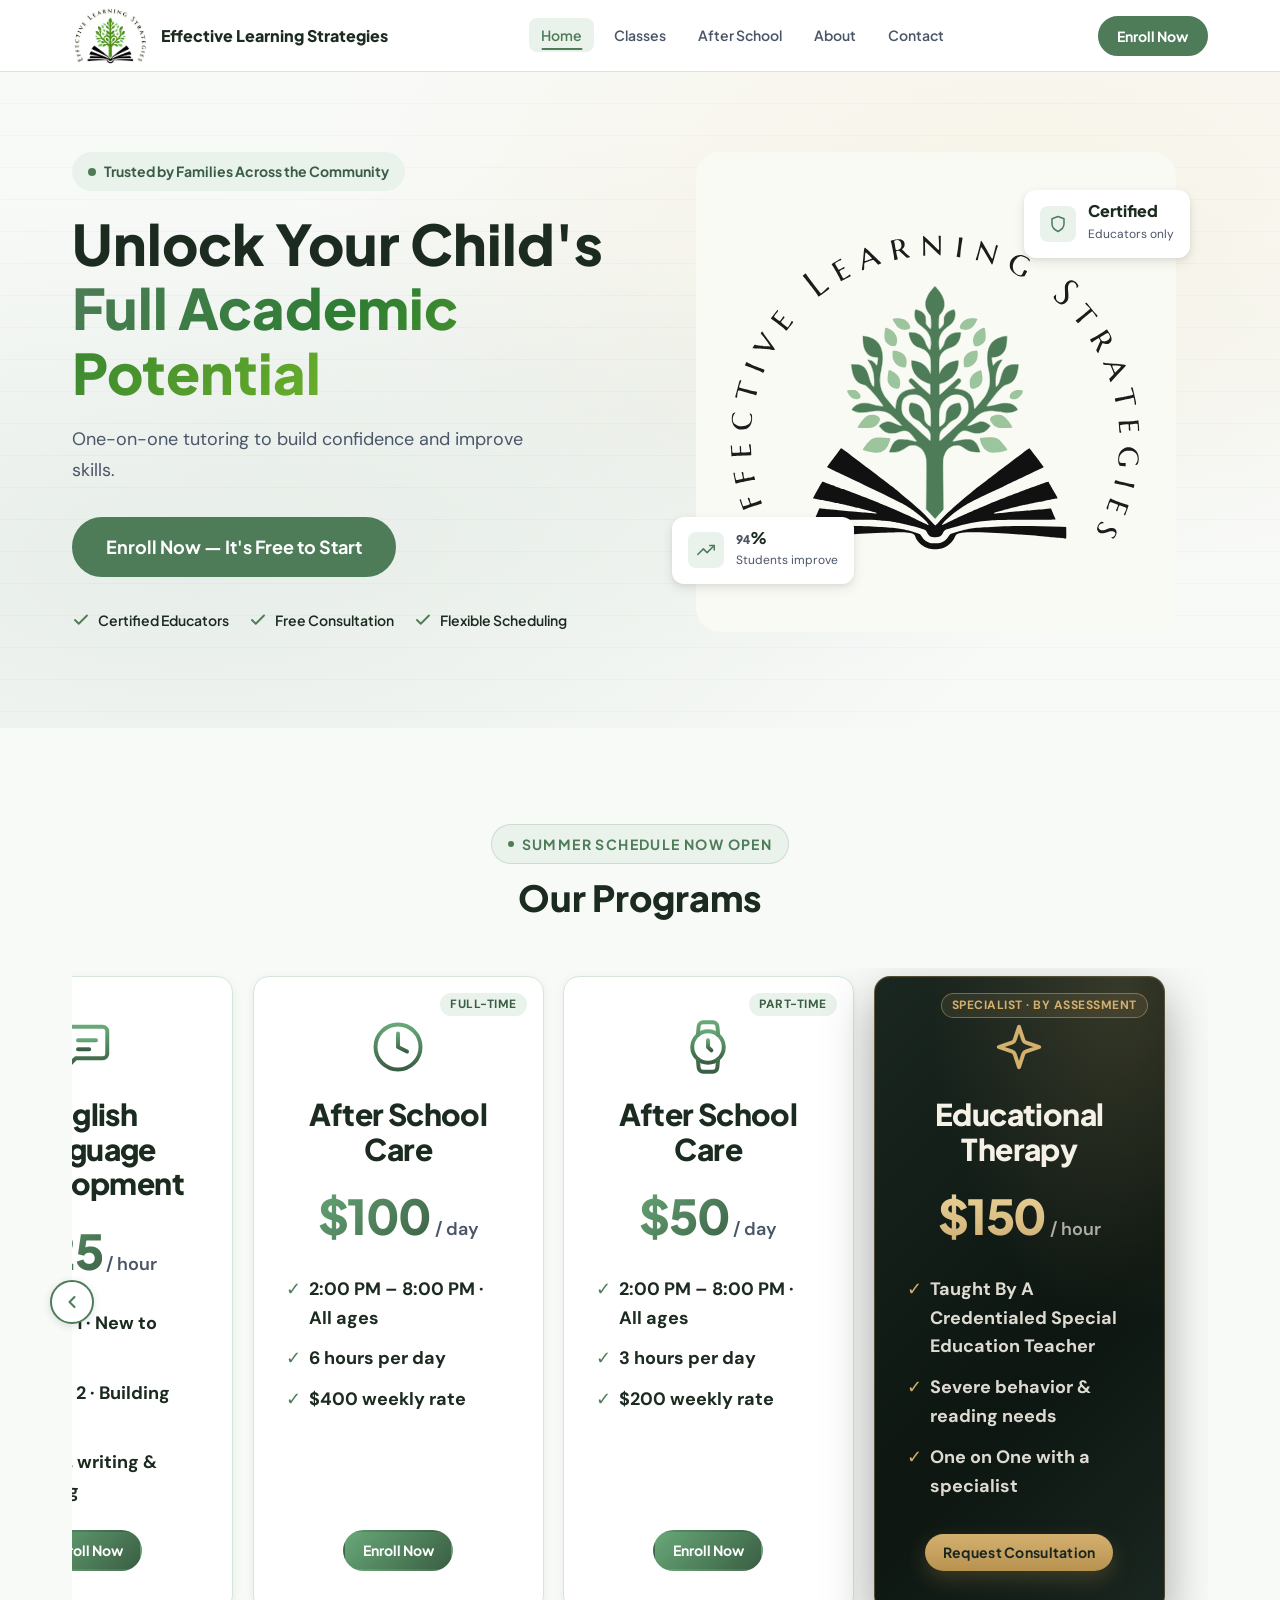
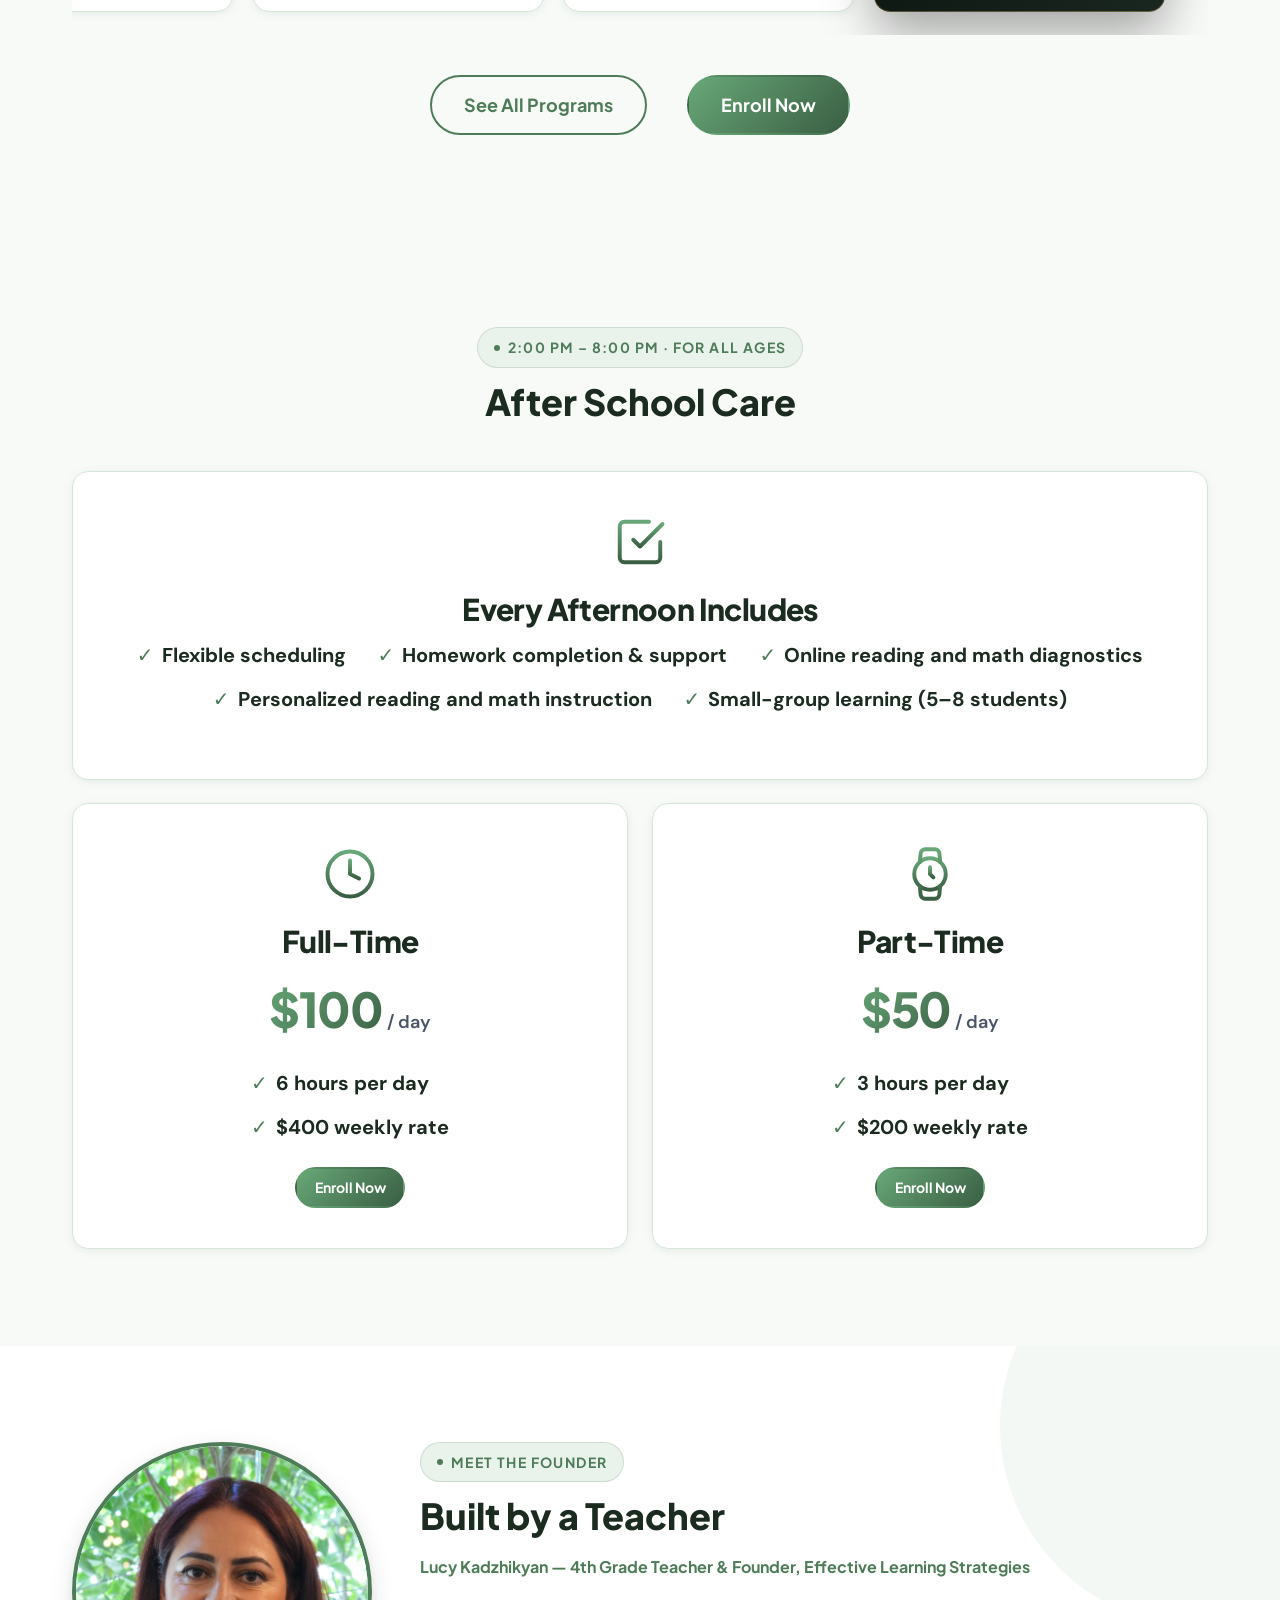
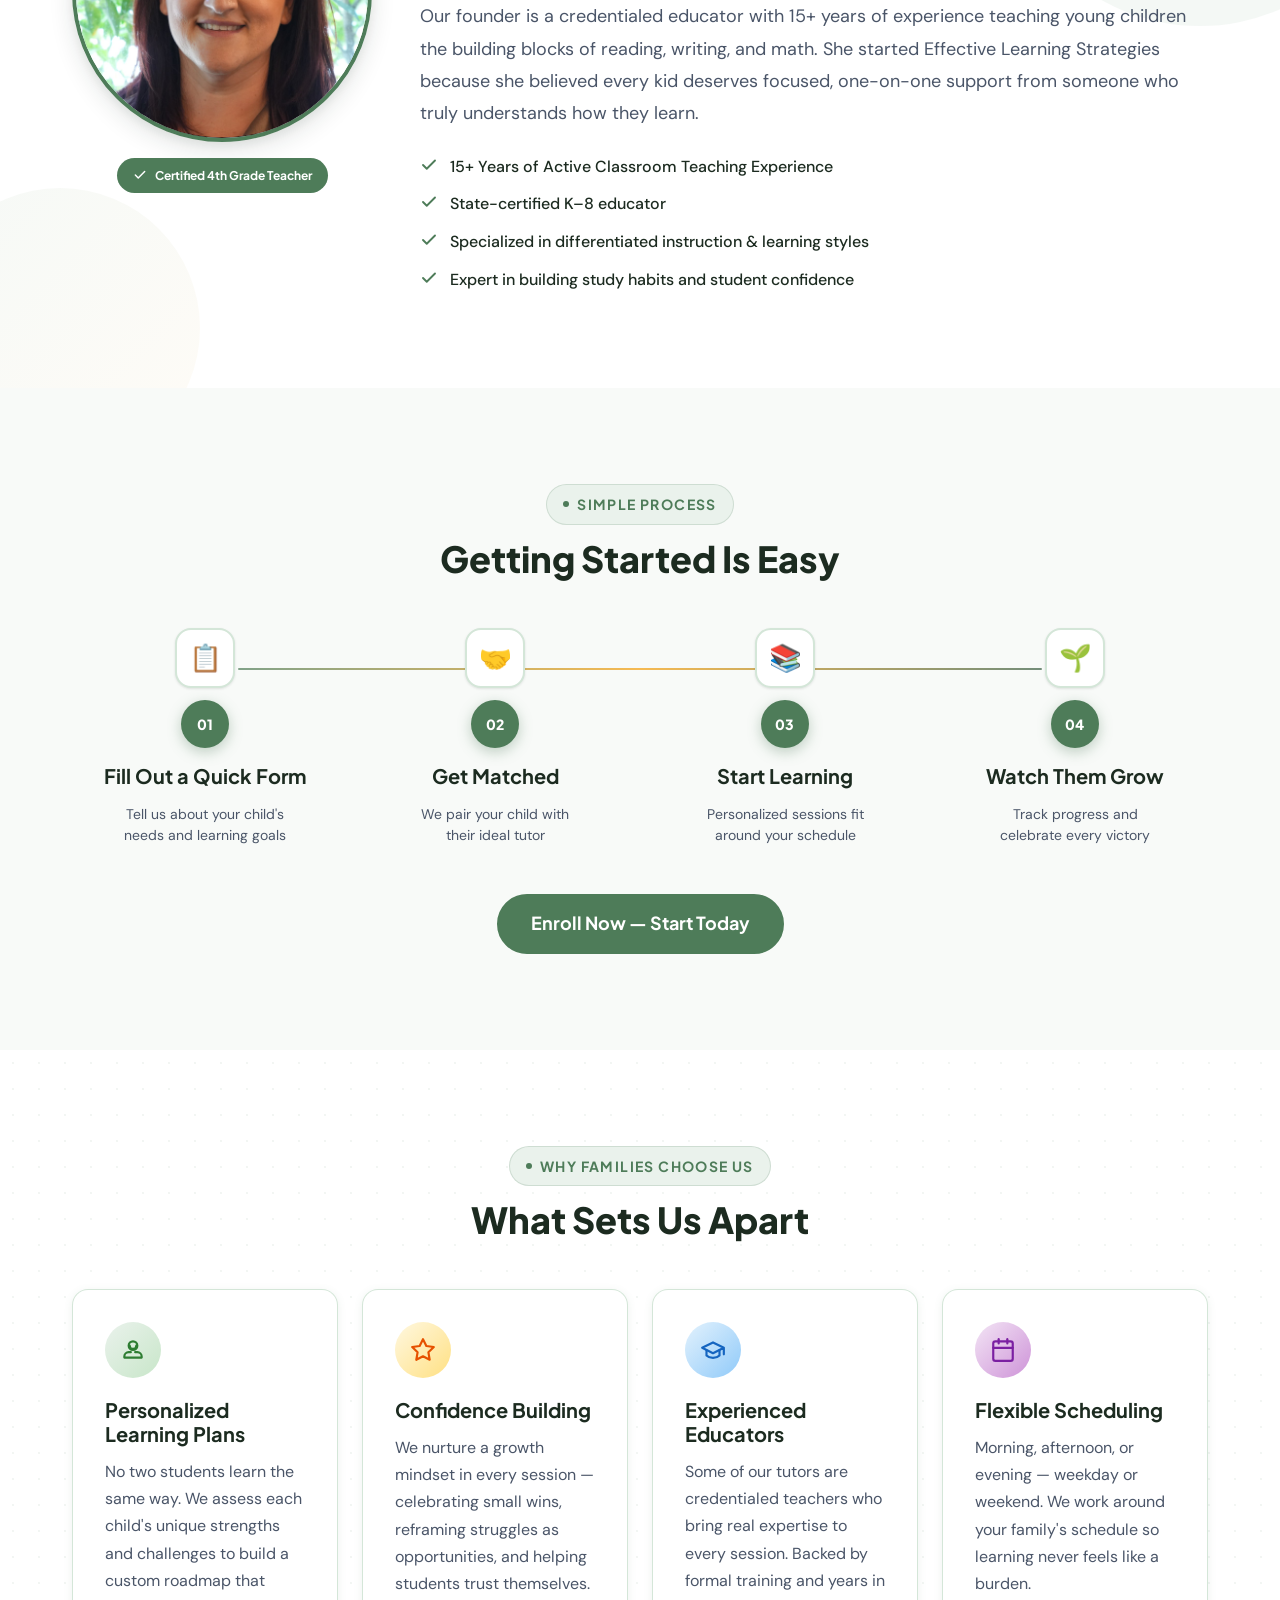
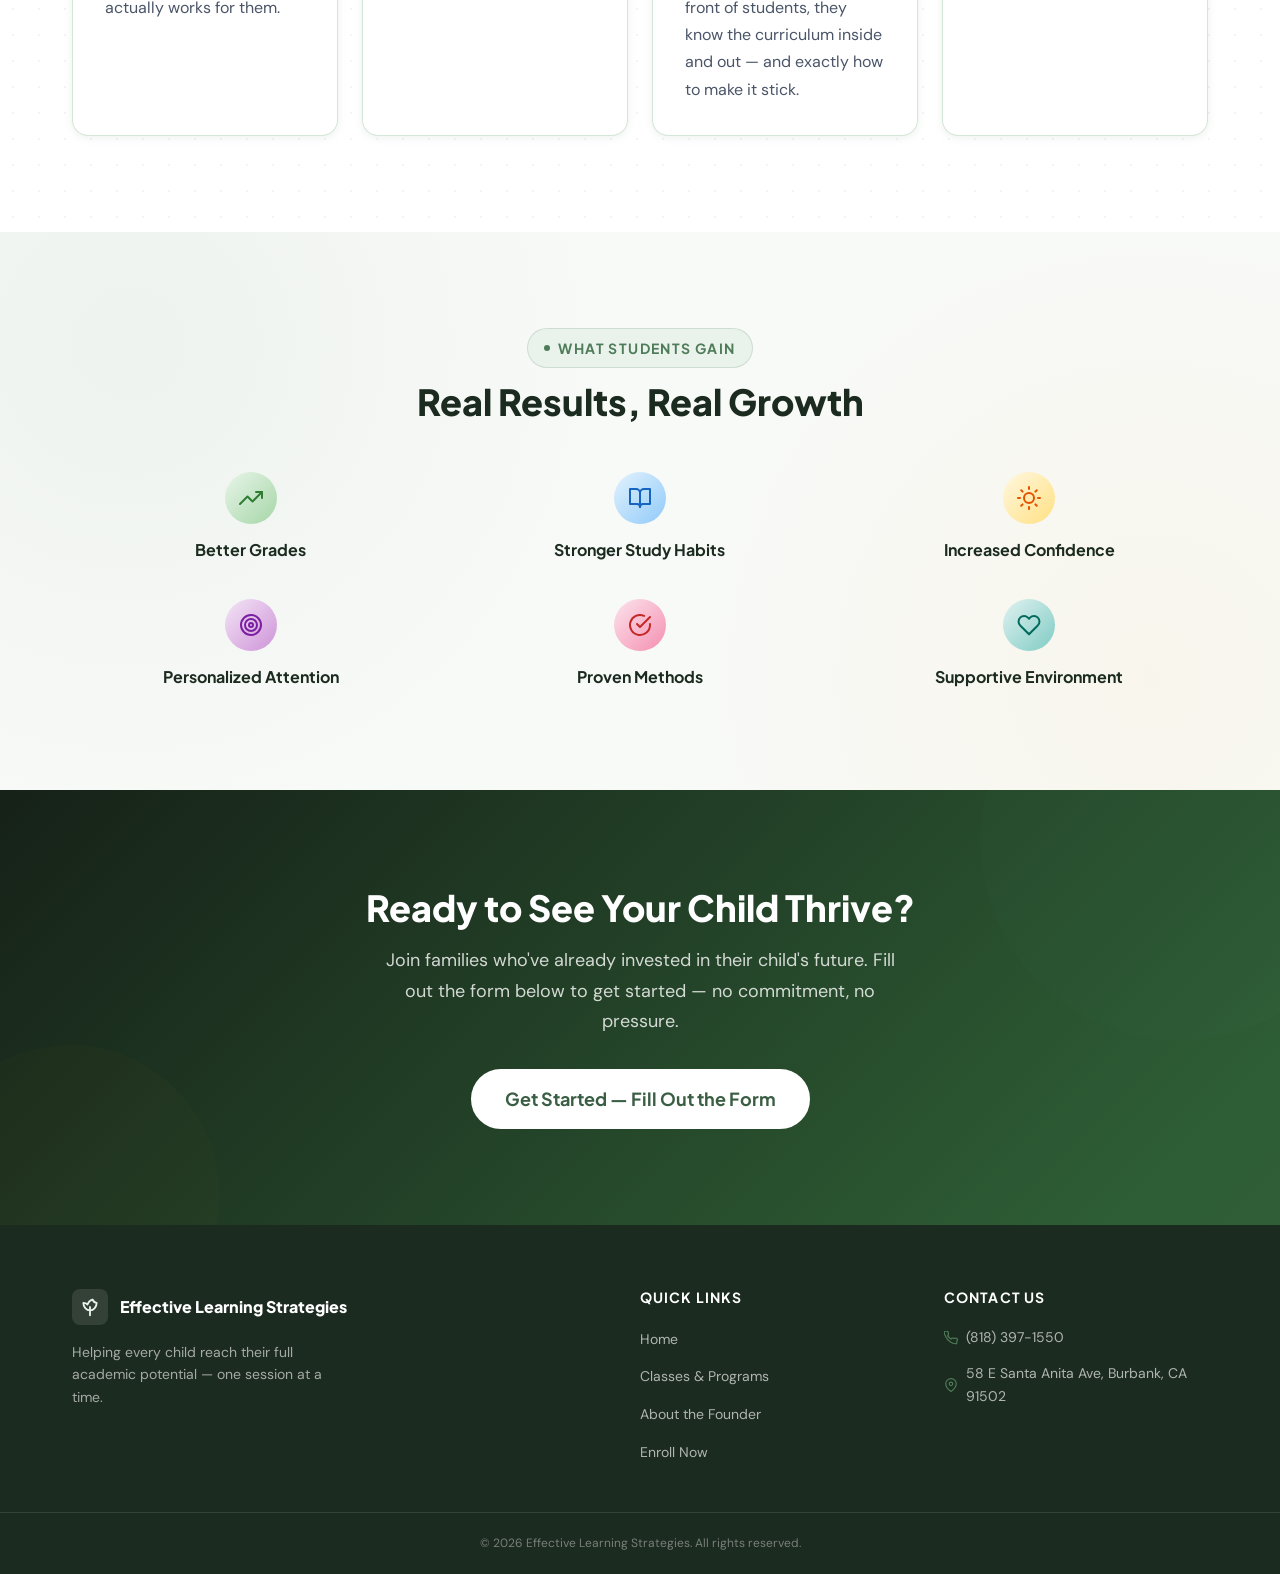
<file: index.html>
<!DOCTYPE html>
<html lang="en">
<head>
  <meta charset="UTF-8">
  <meta name="viewport" content="width=device-width, initial-scale=1.0">
  <meta name="description" content="Effective Learning Strategies offers personalized, one-on-one tutoring for K-8 students. Founded by a certified 4th grade teacher. Free consultation — enroll today.">
  <title>Effective Learning Strategies | Expert Tutoring for Your Child</title>
  <!-- Google Fonts -->
  <link rel="preconnect" href="https://fonts.googleapis.com">
  <link rel="preconnect" href="https://fonts.gstatic.com" crossorigin>
  <link href="https://fonts.googleapis.com/css2?family=DM+Sans:wght@400;500&family=Plus+Jakarta+Sans:wght@400;500;600;700;800&display=swap" rel="stylesheet">
  <!-- Stylesheet -->
  <link rel="stylesheet" href="css/styles.css">
</head>
<body>

  <!-- Scroll progress bar -->
  <div class="scroll-progress" id="scroll-progress" aria-hidden="true"></div>

  <!-- Skip to main content (accessibility) -->
  <a class="skip-link" href="#main">Skip to main content</a>

  <!-- ══════════════════════════════════════════════════
       HEADER / NAVIGATION
  ══════════════════════════════════════════════════ -->
  <header class="header" id="header">
    <div class="container header-inner">

      <!-- Logo -->
      <a href="index.html" class="header-logo" aria-label="Effective Learning Strategies — Home">
        <img src="images/Els%20Logo.PNG" alt="Effective Learning Strategies" class="header-logo-img">
        <span class="header-logo-text">Effective Learning Strategies</span>
      </a>

      <!-- Main navigation -->
      <nav class="nav" id="nav" aria-label="Main navigation">
        <ul class="nav-list" id="nav-list">
          <li><a href="index.html" class="nav-link nav-link--active">Home</a></li>
          <li><a href="classes.html" class="nav-link">Classes</a></li>
          <li><a href="#after-school" class="nav-link">After School</a></li>
          <li><a href="#about" class="nav-link">About</a></li>
          <li><a href="#contact" class="nav-link">Contact</a></li>
        </ul>
      </nav>

      <!-- Header CTA + hamburger -->
      <div class="header-actions">
        <a href="https://docs.google.com/forms/d/e/1FAIpQLSe9YTLYQv9m6Zboq8D-ZdlmEbswWEIfk5Gidms8FFI-th6nIA/viewform" class="btn btn--primary btn--sm" target="_blank" rel="noopener">Enroll Now</a>
        <button
          class="hamburger"
          id="hamburger"
          aria-label="Toggle navigation"
          aria-expanded="false"
          aria-controls="nav"
        >
          <span class="hamburger-bar"></span>
          <span class="hamburger-bar"></span>
          <span class="hamburger-bar"></span>
        </button>
      </div>

    </div>
  </header>

  <!-- ══════════════════════════════════════════════════
       MAIN CONTENT
  ══════════════════════════════════════════════════ -->
  <main id="main">

    <!-- ── HERO ─────────────────────────────────────────── -->
    <section class="hero" id="hero" aria-label="Hero">
      <!-- Floating educational particles (JS-populated) -->
      <div class="hero-particles" id="hero-particles" aria-hidden="true"></div>
      <div class="container hero-inner">

        <!-- Left: copy -->
        <div class="hero-content">
          <span class="hero-badge">Trusted by Families Across the Community</span>

          <h1 class="hero-headline">
            Unlock Your Child's<br>
            <span>Full Academic Potential</span>
          </h1>

          <p class="hero-subheadline">
            One-on-one tutoring to build confidence and improve skills.
          </p>

          <div class="hero-actions">
            <a href="https://docs.google.com/forms/d/e/1FAIpQLSe9YTLYQv9m6Zboq8D-ZdlmEbswWEIfk5Gidms8FFI-th6nIA/viewform" class="btn btn--primary btn--lg" target="_blank" rel="noopener">Enroll Now — It's Free to Start</a>
          </div>

          <div class="hero-trust">
            <span class="trust-item">
              <!-- Checkmark icon -->
              <svg viewBox="0 0 24 24" fill="none" stroke="currentColor" stroke-width="2.5" stroke-linecap="round" stroke-linejoin="round" aria-hidden="true"><polyline points="20 6 9 17 4 12"/></svg>
              Certified Educators
            </span>
            <span class="trust-item">
              <svg viewBox="0 0 24 24" fill="none" stroke="currentColor" stroke-width="2.5" stroke-linecap="round" stroke-linejoin="round" aria-hidden="true"><polyline points="20 6 9 17 4 12"/></svg>
              Free Consultation
            </span>
            <span class="trust-item">
              <svg viewBox="0 0 24 24" fill="none" stroke="currentColor" stroke-width="2.5" stroke-linecap="round" stroke-linejoin="round" aria-hidden="true"><polyline points="20 6 9 17 4 12"/></svg>
              Flexible Scheduling
            </span>
          </div>
        </div>

        <!-- Right: illustration -->
        <div class="hero-visual" aria-hidden="true">
          <div class="hero-illustration">
            <div class="hero-illustration-bg hero-illustration-bg--logo">
              <div class="logo-anim" role="img" aria-label="Effective Learning Strategies — animated logo">
                <svg class="logo-anim__svg" viewBox="0 0 1507 1177" xmlns="http://www.w3.org/2000/svg" fill-rule="evenodd" aria-hidden="true">
                  <g class="logo-anim__text"><path d="M134.6,1088.1C142.6,1082.9 194.3,1056.3 203.0,1053.0C208.2,1051.0 208.3,1050.7 205.3,1045.4C203.8,1042.7 199.3,1034.1 195.5,1026.3C189.5,1014.0 188.2,1012.0 186.2,1012.0C184.9,1012.0 183.0,1012.5 181.9,1013.1C179.9,1014.1 179.9,1014.1 182.0,1016.8C185.6,1021.5 192.4,1031.4 193.7,1033.7C194.3,1034.9 195.6,1037.3 196.6,1039.0C197.8,1040.9 198.1,1042.3 197.5,1042.9C195.9,1044.4 164.7,1060.0 163.3,1060.0C162.6,1060.0 160.8,1057.4 159.4,1054.2C158.0,1051.1 156.5,1047.8 156.0,1047.0C155.6,1046.1 154.9,1044.0 154.6,1042.3C153.7,1038.2 151.8,1036.8 148.6,1037.6C144.8,1038.5 144.6,1039.6 147.3,1043.2C148.7,1045.0 151.2,1049.2 153.0,1052.5C154.8,1055.8 156.7,1059.1 157.2,1059.7C159.0,1062.0 157.3,1063.7 148.8,1068.0C144.2,1070.3 138.2,1073.6 135.3,1075.1C132.4,1076.7 129.4,1078.0 128.5,1078.0C125.9,1078.0 118.3,1064.3 114.6,1052.8C114.3,1051.7 113.1,1051.0 111.5,1051.0C108.7,1051.0 107.2,1053.3 108.8,1055.3C109.8,1056.5 120.0,1075.9 125.2,1086.2C126.8,1089.4 128.2,1092.0 128.4,1092.0C128.6,1092.0 131.4,1090.3 134.6,1088.1Z M1353.3,1078.4C1362.3,1069.3 1363.6,1056.4 1356.1,1049.6C1350.4,1044.4 1340.6,1044.9 1325.5,1051.0C1313.8,1055.8 1305.0,1054.7 1301.5,1048.0C1299.4,1044.0 1299.6,1040.9 1302.3,1036.9C1304.9,1033.0 1310.1,1030.1 1314.8,1030.0C1319.1,1030.0 1318.9,1028.5 1314.2,1026.1C1310.8,1024.3 1310.2,1024.3 1308.0,1025.7C1300.7,1030.2 1294.1,1043.2 1295.4,1050.2C1296.2,1054.8 1299.7,1059.9 1303.5,1062.1C1309.4,1065.6 1323.7,1063.6 1335.9,1057.7C1337.2,1057.1 1341.1,1056.5 1344.7,1056.5C1350.7,1056.5 1351.3,1056.7 1354.1,1059.8C1355.7,1061.6 1357.0,1063.9 1357.0,1065.1C1357.0,1070.4 1350.5,1077.0 1345.2,1077.0C1342.2,1077.0 1342.4,1078.1 1345.8,1080.2C1349.5,1082.4 1349.2,1082.5 1353.3,1078.4Z M1391.4,999.2C1392.2,996.6 1394.7,989.3 1397.0,983.0C1399.3,976.7 1401.2,970.8 1401.3,970.0C1401.4,969.1 1399.8,968.2 1396.5,967.4C1391.6,966.3 1380.5,962.7 1376.5,961.0C1375.4,960.5 1371.1,959.0 1367.0,957.5C1356.1,953.6 1346.8,949.8 1344.5,948.3C1341.4,946.2 1339.1,946.7 1337.9,949.8C1337.2,951.3 1336.4,953.4 1336.0,954.5C1335.5,955.6 1334.0,959.9 1332.5,964.0C1331.0,968.1 1329.2,972.9 1328.4,974.7C1326.5,978.9 1326.6,980.4 1329.1,982.6C1331.6,984.9 1332.5,983.7 1333.5,977.1C1334.3,971.5 1337.0,962.0 1338.4,960.2C1339.9,958.2 1343.8,959.3 1363.4,966.9C1366.7,968.2 1366.6,969.4 1362.0,979.3C1360.3,982.9 1359.0,986.3 1359.0,986.9C1359.0,987.8 1362.0,990.0 1363.3,990.0C1363.5,990.0 1364.5,987.0 1365.5,983.2C1366.5,979.5 1368.0,975.0 1368.7,973.1C1370.3,969.3 1370.7,969.3 1381.5,973.5C1385.3,975.0 1389.5,976.4 1390.8,976.7C1392.1,977.0 1393.4,977.9 1393.7,978.7C1394.3,980.3 1390.8,990.7 1387.5,996.7C1385.4,1000.5 1385.4,1001.0 1386.8,1002.4C1389.2,1004.8 1389.8,1004.4 1391.4,999.2Z M136.0,974.0C146.2,970.6 157.4,967.0 161.0,966.1C168.3,964.2 168.7,963.2 165.6,955.8L164.0,952.1 L159.8,954.3C157.4,955.5 153.9,957.1 152.0,957.8C141.4,961.7 133.6,964.1 132.2,963.8C130.6,963.5 128.3,957.1 127.3,950.0C126.5,944.5 124.4,942.8 121.0,945.0C119.7,945.8 119.7,946.3 121.1,949.2C122.6,952.3 123.2,953.6 125.9,960.3C128.1,965.9 127.7,966.4 117.5,969.8C106.3,973.6 105.4,973.6 104.0,971.0C102.6,968.3 99.3,958.0 98.4,953.6C98.0,951.3 97.1,949.8 95.8,949.4C91.9,948.2 91.8,948.0 99.7,970.5C101.9,976.5 104.1,982.5 104.8,983.6L106.0,985.8 L111.7,983.0C114.9,981.5 125.8,977.4 136.0,974.0Z M1419.7,906.2C1420.4,903.6 1420.9,901.0 1421.0,900.4C1421.0,899.8 1417.3,898.8 1412.8,898.1C1408.2,897.4 1402.9,896.5 1401.0,896.0C1399.1,895.5 1394.3,894.4 1390.5,893.5C1386.7,892.6 1381.9,891.5 1380.0,891.0C1365.9,887.5 1363.3,886.8 1361.4,885.9C1357.8,884.1 1355.6,885.2 1354.8,889.0C1353.3,896.6 1353.3,896.5 1356.5,896.7C1364.7,897.4 1410.5,908.2 1415.0,910.5C1418.1,912.1 1418.1,912.0 1419.7,906.2Z M88.5,894.3C91.2,893.5 95.5,892.5 98.0,892.0C100.5,891.5 106.1,890.4 110.5,889.6C119.6,887.7 127.4,886.4 137.5,884.9C141.3,884.3 144.6,883.7 144.8,883.5C145.3,883.0 142.8,873.6 141.9,872.6C141.4,872.0 139.5,872.3 137.3,873.2C135.2,874.1 131.0,875.3 128.0,875.9C125.0,876.5 119.6,877.7 116.0,878.4C112.0,879.3 109.1,879.5 108.4,878.9C107.8,878.4 107.0,874.9 106.7,871.2C105.6,859.8 105.0,858.0 102.5,858.0C99.3,858.0 99.0,858.7 100.6,863.8C101.4,866.4 102.5,871.0 103.1,873.9C104.1,878.8 104.0,879.6 102.4,880.7C101.4,881.4 99.4,882.0 98.0,882.0C96.6,882.0 92.8,882.7 89.6,883.5C86.4,884.4 83.0,884.8 82.1,884.5C80.3,883.9 77.0,870.6 77.0,863.8C77.0,860.4 76.7,860.0 74.5,860.0C73.1,860.0 72.0,860.3 72.0,860.8C72.0,861.2 73.2,866.9 74.6,873.5C76.0,880.1 77.4,887.3 77.7,889.5C78.5,895.2 79.8,897.3 81.8,896.4C82.7,896.0 85.8,895.1 88.5,894.3Z M1391.5,833.0L1391.5,827.5 L1384.0,827.2C1379.9,827.1 1375.6,826.8 1374.4,826.5C1371.5,825.9 1369.5,821.5 1369.5,815.6C1369.5,804.0 1374.8,795.1 1385.1,789.5C1390.1,786.8 1391.3,786.6 1401.5,786.5C1413.2,786.5 1416.8,787.5 1423.7,792.6C1428.4,796.2 1432.0,804.5 1432.0,812.1C1432.0,819.6 1430.6,824.2 1426.7,829.3C1423.2,833.9 1423.5,834.9 1427.7,833.8C1431.9,832.7 1433.5,829.5 1435.1,819.2C1437.9,800.7 1430.2,784.5 1415.2,777.4C1410.4,775.1 1408.2,774.7 1401.0,774.7C1393.8,774.7 1391.6,775.1 1386.8,777.4C1380.0,780.6 1373.7,787.3 1370.3,794.8C1365.3,806.1 1364.8,823.3 1369.3,832.2L1371.5,836.5 L1379.3,837.1C1383.6,837.5 1387.4,838.1 1387.8,838.4C1388.1,838.8 1389.1,838.9 1390.0,838.8C1391.1,838.5 1391.5,837.1 1391.5,833.0Z M83.0,803.0C88.2,802.5 101.4,801.9 112.4,801.7L132.2,801.5 L131.5,784.0C131.1,774.4 130.3,765.9 129.8,765.2C129.2,764.6 127.6,764.0 126.3,764.0C124.2,764.0 123.9,764.4 124.4,766.2C124.7,767.5 125.7,773.1 126.7,778.8C128.2,787.5 128.2,789.2 127.1,790.0C125.4,791.0 101.7,792.5 99.5,791.6C98.3,791.2 98.0,789.1 98.0,781.1C98.0,771.1 97.6,770.0 93.8,770.0C92.7,770.0 93.4,783.6 94.6,788.7C95.4,791.8 92.8,792.6 80.2,793.2C67.7,793.8 68.0,794.1 67.7,779.8C67.5,771.5 67.2,769.5 65.8,768.6C64.9,768.1 63.8,767.9 63.4,768.2C63.1,768.6 63.3,774.0 63.9,780.2C64.5,786.5 65.0,794.3 65.0,797.6C65.0,801.0 65.3,804.0 65.7,804.3C66.0,804.7 67.9,804.8 69.9,804.5C71.9,804.2 77.8,803.6 83.0,803.0Z M1376.5,725.0C1376.8,724.5 1376.4,721.9 1375.6,719.3C1373.5,712.3 1372.1,701.7 1373.1,700.4C1374.1,699.1 1399.3,696.5 1400.9,697.4C1401.6,697.9 1402.0,701.8 1402.0,707.6C1402.0,716.7 1402.1,717.1 1404.5,718.2C1405.9,718.8 1407.2,719.1 1407.5,718.9C1407.7,718.6 1407.4,713.8 1406.8,708.2C1406.2,702.5 1405.9,697.8 1406.1,697.6C1406.3,697.4 1411.8,696.6 1418.3,695.9C1427.1,695.0 1430.4,695.0 1431.2,695.8C1431.9,696.5 1432.4,701.4 1432.6,708.2C1432.8,718.8 1432.9,719.5 1434.9,719.8C1436.9,720.1 1437.0,719.7 1436.9,713.8C1436.9,706.4 1434.6,684.3 1433.9,683.6C1433.6,683.3 1432.0,683.4 1430.4,684.0C1425.3,685.6 1408.2,687.1 1387.6,687.7L1367.7,688.3 L1368.4,694.9C1368.7,698.5 1369.3,706.8 1369.7,713.2C1370.2,722.7 1370.6,725.0 1371.9,725.3C1374.7,726.1 1375.9,726.0 1376.5,725.0Z M114.0,713.3C126.8,709.2 135.0,695.1 135.0,677.2C135.0,666.0 134.5,664.5 130.3,662.0C125.9,659.4 125.2,660.0 127.8,663.8C134.8,673.5 132.3,690.0 122.8,697.2C109.9,706.9 87.1,705.9 75.7,695.2C67.6,687.6 68.0,671.3 76.5,661.2C78.0,659.4 79.0,657.7 78.7,657.4C78.4,657.1 76.1,657.7 73.7,658.8C69.4,660.7 69.1,661.1 67.9,666.7C63.3,686.6 70.2,704.3 85.5,711.9C90.7,714.5 92.0,714.7 101.1,714.9C105.9,715.0 110.8,714.4 114.0,713.3Z M1426.4,627.0C1426.4,624.5 1425.6,619.4 1424.7,615.5C1423.7,611.6 1422.3,605.4 1421.4,601.5C1420.5,597.6 1419.4,592.7 1418.9,590.5C1418.4,588.3 1417.5,583.8 1416.9,580.6C1416.4,577.3 1415.7,574.3 1415.4,573.8C1414.9,573.0 1409.0,572.6 1409.0,573.4C1409.0,573.6 1410.3,577.4 1411.8,581.7C1417.3,596.6 1417.1,595.9 1414.5,597.6C1413.3,598.4 1410.0,599.5 1407.4,599.9C1404.7,600.4 1399.1,601.6 1395.0,602.5C1385.8,604.6 1382.7,605.2 1367.5,608.0C1360.9,609.2 1355.4,610.4 1355.2,610.5C1354.5,611.1 1357.5,622.0 1358.3,622.0C1358.7,622.0 1361.9,621.0 1365.3,619.9C1368.7,618.7 1373.3,617.3 1375.5,616.9C1377.7,616.5 1382.7,615.4 1386.5,614.5C1390.3,613.7 1395.5,612.6 1398.0,612.0C1400.5,611.5 1406.0,610.3 1410.3,609.4C1414.5,608.5 1418.3,608.0 1418.7,608.3C1419.5,609.1 1422.0,624.5 1422.0,628.8C1422.0,631.7 1422.3,632.1 1424.2,631.8C1426.2,631.5 1426.5,630.9 1426.4,627.0Z M84.4,606.4C84.7,605.5 85.0,602.5 85.0,599.7C85.1,594.6 86.8,586.7 88.3,584.3C89.0,583.2 92.1,583.8 110.0,588.6C113.0,589.4 117.1,590.5 119.0,591.0C130.2,593.8 140.7,596.9 144.8,598.7C148.7,600.4 148.9,600.3 150.2,595.3C152.1,587.9 151.9,587.6 147.0,586.9C139.7,585.8 131.9,584.2 126.0,582.5C123.0,581.6 119.4,580.6 118.0,580.3C116.6,580.0 111.6,578.7 106.8,577.4C102.0,576.1 97.3,575.0 96.2,575.0C95.2,575.0 93.5,574.4 92.5,573.6C90.7,572.3 90.7,572.1 92.8,565.5C94.1,561.8 95.9,557.0 97.0,554.7C99.6,549.4 99.5,549.0 96.1,549.0C93.5,549.0 93.0,549.5 91.7,553.8C90.8,556.4 90.0,559.6 89.7,561.0C89.0,564.7 80.4,597.4 78.5,603.7C77.9,605.5 78.3,606.2 80.1,606.9C83.4,608.2 83.7,608.2 84.4,606.4Z M1344.9,551.9C1346.5,549.6 1350.3,545.2 1353.2,542.1C1364.3,530.3 1386.7,506.4 1389.3,503.5C1394.8,497.4 1392.9,496.3 1374.0,495.0C1365.5,494.5 1352.0,493.6 1344.0,493.0C1336.0,492.5 1326.5,491.5 1322.7,490.8C1319.0,490.2 1315.7,490.0 1315.4,490.3C1315.0,490.7 1315.4,492.3 1316.2,494.0L1317.7,497.1 L1328.4,497.4C1336.1,497.5 1339.4,498.0 1340.4,499.1C1341.8,500.5 1352.0,525.5 1352.0,527.4C1352.0,528.8 1341.4,539.9 1338.2,542.0L1335.9,543.5 L1338.1,549.8C1339.4,553.2 1340.7,556.0 1341.1,556.0C1341.5,556.0 1343.2,554.1 1344.9,551.9Z M175.1,519.3C176.2,516.8 176.9,514.3 176.8,513.8C176.6,513.3 172.6,511.5 168.0,509.9C163.3,508.4 158.6,506.6 157.5,506.1C156.4,505.6 152.3,504.0 148.5,502.5C144.7,501.0 140.6,499.4 139.5,499.0C138.4,498.5 135.7,497.4 133.5,496.5C126.2,493.4 118.5,489.6 118.2,488.8C117.4,487.0 115.4,488.2 114.2,491.2C113.5,493.0 112.4,495.3 111.9,496.2C110.4,499.1 110.8,499.7 115.8,501.1C120.0,502.2 137.2,508.6 142.5,510.9C143.6,511.4 147.7,513.1 151.5,514.6C155.3,516.2 161.2,518.8 164.5,520.6C167.8,522.3 171.1,523.8 171.8,523.9C172.5,523.9 174.0,521.9 175.1,519.3Z M1354.1,520.8C1353.6,519.5 1351.6,514.5 1349.6,509.7C1347.6,504.9 1346.2,500.4 1346.6,499.9C1347.7,498.0 1376.0,500.2 1376.0,502.2C1376.0,503.8 1357.8,523.0 1356.3,523.0C1355.6,523.0 1354.6,522.0 1354.1,520.8Z M1301.0,454.2C1303.6,445.8 1312.6,425.0 1313.9,424.5C1314.7,424.2 1316.4,424.7 1317.8,425.6C1319.5,426.7 1322.4,427.2 1326.6,427.2C1332.0,427.2 1333.5,426.8 1336.6,424.5C1347.1,416.5 1346.6,405.4 1334.9,387.9C1332.5,384.3 1330.0,380.5 1329.4,379.5C1328.4,377.8 1327.9,378.0 1321.9,382.2C1313.7,388.0 1287.5,403.7 1278.8,408.0C1275.0,409.8 1272.0,411.9 1272.0,412.7C1272.0,414.5 1276.8,422.0 1278.0,422.0C1278.5,422.0 1280.1,421.0 1281.6,419.8C1283.0,418.5 1287.9,415.2 1292.5,412.3L1300.9,407.0 L1304.0,411.5C1306.5,415.1 1306.9,416.3 1306.0,418.0C1303.7,422.6 1303.1,424.0 1299.9,431.6C1298.1,435.9 1295.7,441.3 1294.4,443.5L1292.2,447.5 L1295.2,452.8C1296.9,455.6 1298.6,458.0 1299.0,458.0C1299.5,458.0 1300.4,456.3 1301.0,454.2Z M211.5,446.0C211.8,445.4 208.3,439.7 203.5,433.2C198.8,426.8 189.3,413.9 182.5,404.5C175.6,395.1 170.0,386.9 170.0,386.2C170.0,383.7 167.2,385.1 165.6,388.5L163.9,392.1 L168.9,397.3C175.3,403.9 197.2,434.2 196.2,435.1C195.8,435.5 191.4,435.4 186.5,435.0C157.0,432.4 151.7,431.8 147.9,430.5C144.4,429.2 143.4,429.2 142.4,430.2C141.3,431.4 136.0,440.7 136.0,441.4C136.0,441.6 142.2,442.0 149.8,442.3C164.0,442.8 197.0,445.7 197.8,446.5C198.8,447.5 210.9,447.0 211.5,446.0Z M1315.4,418.0C1312.1,417.0 1309.3,414.2 1306.5,409.3C1304.7,406.2 1304.7,406.0 1306.5,404.0C1307.5,402.9 1308.7,402.0 1309.1,402.0C1309.5,402.0 1314.2,399.3 1319.5,396.0C1324.8,392.7 1329.9,390.0 1330.8,390.0C1334.2,390.0 1339.7,401.0 1338.6,405.4C1336.6,413.5 1323.8,420.5 1315.4,418.0Z M255.0,377.3C259.5,371.2 270.1,357.9 271.7,356.2C272.4,355.5 273.0,354.5 273.0,354.0C273.0,352.9 269.3,348.4 268.8,349.0C268.6,349.3 266.5,352.9 264.1,357.0C261.8,361.1 258.6,366.0 257.1,367.9L254.3,371.3 L243.2,362.9C237.1,358.3 232.1,353.8 232.1,353.0C232.0,352.2 234.7,348.7 238.0,345.3C244.3,338.8 244.8,337.6 242.6,334.8C241.0,332.7 240.9,332.8 234.0,343.2C231.5,347.0 228.8,350.0 228.0,350.0C227.2,350.0 222.9,347.1 218.5,343.5C214.1,340.0 210.2,337.0 209.8,337.0C209.3,337.0 209.0,336.0 209.0,334.8C209.0,333.4 211.9,329.1 216.0,324.2C222.1,317.1 222.9,315.7 222.0,314.0C221.4,312.9 220.8,312.0 220.6,312.0C220.4,312.0 215.7,318.1 210.1,325.5C204.5,332.9 199.5,339.2 199.0,339.5C197.0,340.7 198.1,341.9 206.2,347.4C210.8,350.5 215.8,354.1 217.5,355.4C219.2,356.7 225.4,361.8 231.5,366.6C237.6,371.4 244.1,376.8 246.0,378.7C247.9,380.5 249.9,382.0 250.5,382.0C251.1,381.9 253.1,379.8 255.0,377.3Z M1240.9,348.8C1245.6,344.3 1251.8,338.8 1254.6,336.6C1257.4,334.3 1263.8,329.0 1268.8,324.8C1273.9,320.5 1278.3,317.0 1278.7,317.0C1279.7,317.0 1286.7,326.6 1289.9,332.3C1291.2,334.6 1292.4,336.7 1292.6,336.9C1293.2,337.5 1297.0,333.9 1297.0,332.7C1297.0,332.2 1295.1,329.6 1292.8,327.1C1287.6,321.4 1266.4,295.9 1263.1,291.3C1260.4,287.7 1259.3,287.3 1256.5,289.4C1254.7,290.7 1255.1,291.3 1263.3,299.2C1268.1,303.9 1272.0,308.1 1272.0,308.6C1271.9,309.1 1269.6,311.3 1266.8,313.5C1264.0,315.7 1261.2,318.0 1260.6,318.5C1253.9,324.7 1230.6,343.2 1225.7,346.3L1222.9,348.1 L1226.6,352.5C1228.6,355.0 1230.7,357.0 1231.2,357.0C1231.8,357.0 1236.1,353.3 1240.9,348.8Z M1182.4,292.8C1185.0,292.0 1188.4,289.7 1191.5,286.5C1195.6,282.5 1196.8,280.4 1197.8,276.2C1199.3,269.5 1199.3,261.5 1197.9,248.0C1196.5,235.7 1197.9,229.0 1202.8,223.1C1205.2,220.1 1206.3,219.6 1211.2,219.2C1216.4,218.8 1217.0,219.0 1220.7,222.4C1225.0,226.2 1227.5,232.3 1226.4,236.5C1225.6,239.8 1227.0,239.7 1230.4,236.1C1233.8,232.6 1233.4,230.8 1227.9,223.4C1223.5,217.4 1215.6,213.0 1209.1,213.0C1200.7,213.0 1192.3,219.0 1188.5,227.8C1186.9,231.6 1186.7,234.0 1187.3,250.8C1187.9,271.4 1187.5,275.3 1183.5,281.0C1178.2,288.7 1169.5,289.3 1162.2,282.6C1158.0,278.9 1156.7,274.6 1157.2,267.0L1157.7,260.0 L1154.1,263.2C1152.1,264.9 1150.1,267.0 1149.6,267.7C1146.9,272.4 1159.3,288.5 1168.3,291.9C1174.4,294.3 1176.9,294.4 1182.4,292.8Z M376.2,255.9C397.1,240.3 395.5,242.0 393.3,238.2C392.3,236.4 391.2,235.0 390.8,235.0C390.5,235.0 386.4,238.7 381.8,243.3C372.3,252.8 367.4,257.0 366.1,257.0C365.6,257.0 359.8,250.0 353.3,241.4C346.8,232.9 337.3,220.4 332.2,213.7C327.1,207.0 321.4,198.9 319.4,195.8C317.5,192.6 315.3,190.0 314.7,190.0C314.0,190.1 311.6,191.8 309.2,193.9L304.9,197.7 L309.0,202.1C311.3,204.5 317.9,212.6 323.6,220.0C329.3,227.4 335.3,235.1 336.8,237.0C342.0,243.5 358.0,266.2 358.0,267.1C358.0,269.1 360.5,267.6 376.2,255.9Z M448.5,208.6C454.6,205.2 461.2,201.6 463.2,200.7C467.5,198.7 467.4,198.9 465.8,195.5C464.4,192.5 463.6,192.4 460.8,195.0C457.1,198.5 443.8,207.1 442.7,206.7C442.1,206.5 441.3,205.7 440.8,204.9C440.4,204.1 437.6,199.1 434.5,193.8C431.5,188.4 429.0,183.4 429.0,182.6C429.0,181.0 433.3,178.2 440.0,175.6C446.2,173.1 447.2,172.2 445.9,169.9C445.4,168.9 444.5,168.0 444.0,168.0C443.6,168.0 439.5,170.3 435.0,173.1C425.4,179.0 426.3,179.3 420.0,167.5C417.6,163.1 415.3,159.0 414.8,158.4C414.4,157.8 414.2,156.6 414.5,155.8C415.1,154.4 427.3,147.0 429.2,147.0C430.9,147.0 435.0,143.8 435.0,142.4C435.0,140.2 432.2,139.6 430.2,141.2C429.3,142.0 426.5,143.8 424.0,145.2C415.2,150.2 411.4,152.3 407.8,154.2C401.8,157.4 401.4,158.4 404.9,162.7C407.6,166.2 409.7,169.6 418.3,185.0C419.9,188.0 422.2,192.1 423.3,194.0C427.9,202.2 433.0,212.9 433.0,214.5C433.0,216.8 435.4,215.9 448.5,208.6Z M1054.5,193.1C1056.3,189.6 1058.3,186.3 1058.9,185.7C1060.9,183.7 1060.0,182.1 1055.8,180.0C1050.4,177.4 1050.2,177.5 1048.9,180.7C1047.0,185.7 1044.7,190.5 1042.7,193.4C1040.9,196.0 1040.3,196.2 1036.3,195.6C1027.2,194.4 1018.5,187.9 1014.5,179.5C1007.1,163.8 1016.7,140.1 1033.0,133.9C1037.8,132.0 1039.2,131.9 1043.9,132.9C1053.3,134.8 1062.1,140.6 1065.6,147.2C1067.6,151.0 1068.6,150.7 1068.8,146.1C1069.0,142.7 1068.6,141.8 1065.6,139.4C1061.1,135.7 1052.8,131.4 1046.5,129.5C1029.1,124.3 1009.5,133.8 1003.5,150.1C1000.7,157.8 1001.0,169.0 1004.0,175.0C1009.2,185.2 1016.8,191.9 1028.9,197.2C1034.6,199.6 1036.6,200.0 1043.3,199.7L1051.2,199.5 L1054.5,193.1Z M509.5,177.8C511.9,176.7 512.0,176.4 512.0,166.4C512.0,157.1 512.2,155.9 514.2,154.0C515.4,152.9 516.9,152.0 517.5,152.0C518.1,152.0 522.7,150.4 527.6,148.5C532.5,146.5 538.1,144.7 540.1,144.4C543.5,143.8 543.9,144.1 551.2,151.9L558.8,160.1 L564.1,158.0C567.1,156.8 569.7,155.6 569.9,155.4C570.1,155.2 565.6,150.6 559.9,145.3C554.2,140.0 542.0,128.2 532.9,119.2C521.2,107.7 515.7,102.9 514.4,103.2C512.3,103.6 511.6,106.9 510.0,124.5C507.9,149.0 506.4,162.8 504.4,175.8C503.9,179.4 505.0,179.9 509.5,177.8Z M945.4,153.2C946.4,149.5 947.5,145.4 948.0,144.0C948.4,142.6 949.6,138.6 950.5,135.0C951.4,131.4 952.6,127.4 953.0,126.0C953.4,124.6 954.6,120.6 955.5,117.0C956.5,113.4 958.1,108.0 959.2,105.0C962.6,95.6 962.6,95.4 958.9,94.6C957.1,94.3 955.6,94.1 955.6,94.2C955.3,94.8 945.8,131.8 945.1,135.3C944.6,137.4 944.0,139.3 943.8,139.6C942.7,140.7 940.3,138.7 938.5,135.2C937.4,133.2 933.9,127.1 930.7,121.7C927.5,116.3 924.1,110.4 923.2,108.7C915.6,94.7 906.5,80.0 905.5,80.0C904.8,80.0 903.8,82.6 903.0,86.2C901.8,92.6 899.2,103.2 896.4,113.0C891.7,129.4 889.7,135.9 888.2,139.3C886.5,143.4 887.0,144.5 891.1,145.5C893.5,146.1 893.7,145.8 894.8,140.8C896.3,133.4 897.5,128.5 899.5,121.5C900.5,118.2 901.6,113.9 902.1,112.0C902.5,110.1 903.3,106.9 903.7,105.0C904.2,103.0 905.2,101.5 906.0,101.5C907.2,101.5 922.3,125.3 924.7,131.0C925.1,131.8 928.6,137.9 932.5,144.5C936.4,151.1 939.9,157.3 940.3,158.2C941.6,161.8 943.5,159.9 945.4,153.2Z M514.4,137.2C515.2,124.0 515.9,120.0 517.4,119.4C518.6,119.0 538.0,137.7 538.0,139.2C538.0,139.7 536.5,140.7 534.8,141.4C524.5,145.8 518.2,148.0 516.1,148.0L513.7,148.0 L514.4,137.2Z M618.8,143.9C621.4,143.2 623.9,142.4 624.4,141.9C624.9,141.5 624.6,138.8 623.7,135.8C621.1,126.7 619.1,116.9 619.6,115.5C619.9,114.8 622.2,113.9 624.7,113.5C629.8,112.8 628.4,111.8 645.9,128.8C650.6,133.3 654.9,137.0 655.4,137.0C657.5,137.0 667.0,134.5 667.0,134.0C667.0,133.7 665.5,132.6 663.8,131.5C662.0,130.5 655.7,124.9 649.7,119.1L639.0,108.6 L642.9,104.7C647.4,100.3 648.6,95.9 647.5,88.0C646.9,84.0 646.1,82.4 642.9,79.6C640.8,77.6 637.8,75.7 636.3,75.3C631.8,74.0 619.9,74.5 614.0,76.2C611.0,77.1 606.8,78.1 604.7,78.5C601.3,79.0 600.9,79.4 601.4,81.3C603.6,88.4 605.1,95.0 607.4,107.5C608.9,115.2 610.5,123.7 611.0,126.3C611.6,129.0 612.3,134.3 612.6,138.1C613.0,141.9 613.5,145.0 613.7,145.0C613.9,145.0 616.2,144.5 618.8,143.9Z M835.4,126.2C836.7,108.6 839.0,91.2 841.7,77.7C842.5,73.4 843.0,69.6 842.6,69.3C842.3,69.0 839.5,68.7 836.3,68.6C831.2,68.5 830.5,68.7 830.7,70.4C831.3,77.7 825.5,124.2 823.2,130.1C821.7,133.8 823.3,135.0 829.6,135.0L834.7,135.0 L835.4,126.2Z M717.0,112.5C716.4,83.8 716.4,83.5 717.7,83.5C718.4,83.5 727.7,92.0 738.5,102.4C761.7,124.7 766.9,129.5 768.3,129.5C769.1,129.5 769.4,118.7 769.4,96.3L769.5,63.0 L765.6,63.0C762.1,63.0 761.8,63.2 762.3,65.2C762.6,66.5 763.2,77.3 763.6,89.2C764.1,106.6 764.0,111.0 763.0,111.0C762.3,111.0 756.9,106.4 751.1,100.7C722.7,73.2 711.3,62.7 710.3,63.3C709.8,63.6 709.8,69.6 710.3,76.7C710.7,83.7 711.0,98.6 710.8,109.8L710.5,130.1 L713.9,129.8L717.3,129.5 L717.0,112.5Z M618.4,109.9C618.0,109.1 617.3,106.5 616.9,104.0C616.5,101.5 615.5,95.7 614.6,91.0C613.7,86.3 613.0,82.0 613.0,81.4C613.0,79.9 616.8,78.3 622.1,77.5C630.6,76.2 637.2,83.8 637.3,95.1C637.4,103.9 632.7,109.1 623.2,110.6C620.4,111.0 619.0,110.8 618.4,109.9Z " fill="#1c1c1c"/></g>
                  <g class="logo-anim__tree">
                    <path d="M752.7,1014.6C753.1,1013.8 758.9,1007.2 765.6,999.8C772.2,992.5 778.3,985.4 779.0,984.1C780.0,982.1 780.0,967.0 779.0,902.4C778.3,858.8 778.0,820.9 778.4,818.3C781.4,796.1 790.9,780.3 805.7,772.9C812.2,769.7 813.0,769.5 823.5,769.6L834.5,769.6 L840.4,773.6C843.6,775.7 848.1,778.8 850.4,780.3C856.4,784.4 865.8,788.8 872.4,790.5C878.0,792.0 902.0,792.7 903.3,791.4C903.6,791.1 903.4,789.6 902.8,788.2C902.2,786.7 901.4,784.6 901.0,783.5C896.7,772.6 894.2,766.9 892.3,763.7C888.9,758.3 882.4,752.2 876.5,749.2C871.8,746.7 870.7,746.5 858.5,746.6C848.8,746.7 842.9,747.3 835.5,748.9C823.8,751.6 812.7,754.0 812.1,754.0C810.1,754.0 824.4,735.7 831.9,728.7C835.2,725.7 839.3,722.5 841.1,721.6C845.8,719.3 856.2,719.5 863.0,722.1C887.0,731.5 905.7,731.1 920.6,720.9C926.2,717.1 938.2,703.6 937.5,701.8C936.7,699.7 925.0,692.2 918.0,689.4C912.8,687.2 910.5,686.9 904.6,687.2C898.6,687.5 895.5,688.4 884.8,693.2C872.8,698.6 861.0,702.5 861.0,701.2C861.0,700.1 891.9,670.1 897.2,666.2C901.8,662.7 909.0,658.9 915.5,656.6C919.4,655.2 934.6,653.0 940.5,653.1C947.6,653.1 962.3,654.9 981.0,658.1C994.2,660.3 994.7,660.3 1004.4,658.7C1010.2,657.7 1016.3,655.9 1019.4,654.4C1022.2,652.9 1025.5,651.2 1026.7,650.6C1028.0,650.0 1029.2,648.9 1029.4,648.3C1030.0,646.9 1024.4,639.2 1020.2,635.3C1008.7,625.0 986.1,621.4 967.0,626.8C961.7,628.4 949.0,631.6 943.9,632.8C936.5,634.6 926.0,635.4 926.0,634.3C926.0,633.4 929.5,628.3 931.0,627.0C931.8,626.3 947.7,605.8 952.1,599.9C960.8,587.9 978.9,569.7 985.0,566.6C986.5,565.9 989.2,565.1 991.2,564.7C1003.6,562.7 1016.6,551.6 1023.0,537.5C1027.3,528.0 1031.2,511.7 1032.2,499.0C1032.5,495.6 1032.5,495.6 1027.5,494.8C1021.9,493.9 1010.8,494.5 1004.0,496.1C986.7,500.3 978.8,510.2 971.1,537.5C970.6,539.1 969.4,543.2 968.5,546.5C966.8,552.6 966.3,553.9 963.6,560.0C961.5,564.5 957.4,569.7 956.5,568.8C956.1,568.4 955.6,563.5 955.3,557.8C954.8,547.1 957.0,523.7 959.0,520.1C959.5,519.0 960.0,517.2 960.0,516.1C960.0,511.6 968.3,494.1 974.3,486.1C978.9,479.9 978.3,478.7 971.0,479.7C963.8,480.6 958.4,483.8 952.0,490.8C948.7,494.4 945.8,497.1 945.7,496.9C944.9,495.9 941.9,475.0 942.4,474.2C942.7,473.7 946.2,473.0 950.2,472.7C969.6,471.1 983.1,459.6 989.9,439.0C992.1,432.4 994.9,403.7 993.6,400.5C993.1,399.0 992.2,398.9 987.2,399.5C969.4,401.7 952.5,409.5 941.8,420.6C924.7,438.4 920.5,470.9 929.6,514.5C933.6,533.8 934.9,551.5 933.1,562.4C930.7,576.8 923.8,594.5 916.7,604.5C914.5,607.5 900.9,623.8 895.8,629.5C890.8,635.1 888.8,637.5 886.2,640.8C884.9,642.6 883.5,643.8 883.2,643.5C882.8,643.2 882.5,639.7 882.3,635.7C881.4,608.2 868.3,589.4 844.5,581.1C839.4,579.4 826.0,577.0 821.4,577.0C819.0,577.0 817.0,576.8 817.0,576.5C817.0,576.3 821.3,571.9 826.6,566.8C839.9,553.9 841.3,550.7 836.2,544.8C831.0,539.1 827.8,540.2 815.0,552.3C811.4,555.7 806.0,560.7 803.0,563.4C800.0,566.1 794.3,571.3 790.5,574.9C778.6,586.1 767.3,596.0 766.6,596.0C765.7,596.0 765.9,564.7 766.8,563.3C767.7,561.9 771.5,560.0 773.4,560.0C779.1,560.0 805.7,543.8 811.5,536.9C820.3,526.3 825.0,517.5 828.0,505.9C830.0,498.4 830.7,482.6 829.2,481.6C827.8,480.7 814.3,482.9 807.8,485.0C793.2,489.8 780.9,498.8 773.1,510.6C770.3,514.7 767.7,519.3 767.4,520.6C765.8,527.1 765.0,521.2 765.0,502.1C765.0,473.5 767.3,465.0 777.5,454.5C782.9,449.0 790.3,444.7 800.8,441.1C814.8,436.3 823.4,430.0 829.4,420.2C835.4,410.3 840.7,389.7 837.8,387.9C837.1,387.4 832.6,387.0 827.9,387.0C805.0,387.0 788.1,399.6 781.0,422.0C778.4,430.3 777.5,432.1 772.1,439.8C769.6,443.4 767.4,445.8 766.9,445.3C765.3,443.7 763.8,427.6 764.4,418.3C765.8,397.5 774.8,383.2 796.5,367.4C806.8,359.9 811.4,355.0 815.0,347.5C819.5,338.5 820.7,328.4 818.6,318.8C817.6,314.2 816.3,310.9 815.4,310.6C814.6,310.3 811.6,310.7 808.7,311.4C796.5,314.6 787.5,321.0 782.5,330.1C779.7,335.2 779.5,336.2 779.5,346.5C779.5,354.8 779.0,358.4 777.7,361.0C775.4,365.8 766.4,375.4 765.1,374.6C764.3,374.1 764.1,367.6 764.4,352.9L764.8,331.9 L769.2,327.2C785.0,310.2 787.2,288.0 775.5,264.9C770.2,254.2 752.8,232.0 749.9,232.0C747.4,232.0 729.7,254.3 724.8,263.5C712.6,286.7 714.6,309.1 730.5,327.0L734.8,331.8 L735.5,346.6C736.2,360.7 735.7,373.6 734.4,374.9C733.6,375.7 724.5,365.8 722.3,361.7C720.9,359.2 720.5,356.0 720.5,347.0C720.4,337.0 720.1,334.9 718.1,331.0C713.3,321.7 703.2,314.4 690.7,311.3C683.6,309.5 683.0,309.9 681.3,317.8C679.8,325.3 679.8,331.2 681.4,338.0C684.2,349.7 689.7,357.3 701.9,366.2C719.8,379.3 729.1,391.2 733.6,406.5C736.5,416.6 735.7,445.0 732.5,445.0C730.2,445.0 721.4,430.7 719.1,423.1C713.6,405.1 702.8,393.9 685.9,388.7C680.1,386.9 664.6,386.3 662.2,387.8C659.5,389.6 664.2,409.2 669.7,419.0C675.3,428.7 684.4,436.0 696.0,440.0C718.9,447.8 728.5,456.8 733.1,474.2C734.6,480.2 735.0,485.1 735.0,501.8C735.0,512.9 734.6,522.0 734.1,522.0C733.6,522.0 732.1,519.6 730.6,516.8C727.5,510.4 720.3,501.8 713.5,496.3C704.2,488.8 688.1,482.6 676.0,481.8L670.5,481.5 L670.2,489.5C670.0,493.9 670.4,500.0 671.0,503.0C673.9,516.4 682.1,531.3 691.2,539.5C701.1,548.4 717.0,557.5 728.0,560.5C733.8,562.1 734.0,563.0 734.0,580.2C734.0,588.9 733.7,596.0 733.4,596.0C732.6,596.0 720.3,585.0 698.5,565.0C689.3,556.5 679.9,547.8 677.6,545.7C675.3,543.7 672.7,541.7 671.8,541.4C669.4,540.7 665.1,542.9 662.7,546.2C659.1,551.1 660.8,554.5 672.4,565.8C678.1,571.4 682.5,576.1 682.2,576.4C681.9,576.8 679.6,577.0 677.1,577.0C670.3,577.0 653.4,581.5 646.0,585.2C628.7,594.0 619.0,611.1 617.1,636.3L616.5,644.2 L609.0,635.4C583.5,605.6 579.7,600.4 574.4,588.4C570.4,579.2 570.2,578.7 569.6,576.0C569.4,574.6 568.6,571.5 567.9,569.0C566.2,562.9 566.2,534.3 567.9,526.5C575.1,493.3 576.8,471.1 573.5,453.5C568.2,425.2 552.1,408.9 521.8,401.0C519.3,400.3 514.8,399.7 511.8,399.6L506.5,399.5 L506.8,413.0C507.1,428.8 508.9,437.7 513.6,447.7C520.7,462.7 533.3,471.5 549.4,472.8L557.5,473.5 L557.2,477.0C556.7,483.8 554.7,496.5 553.9,497.4C553.5,497.8 552.5,496.9 551.7,495.3C549.6,491.4 541.0,483.4 536.9,481.7C532.5,479.9 523.3,478.7 522.6,479.9C522.3,480.4 524.1,483.9 526.6,487.6C537.3,503.5 542.7,520.1 544.6,543.7C545.3,553.0 544.3,569.0 542.9,569.0C541.0,569.0 535.3,558.3 532.7,550.0C531.3,545.3 528.4,536.3 526.5,530.0C520.0,509.4 512.9,501.3 496.6,496.0C492.5,494.7 468.6,494.0 467.4,495.3C466.6,496.1 469.2,512.7 472.1,524.3C476.9,543.8 486.7,556.4 501.8,562.6C504.9,563.9 508.5,565.0 509.7,565.0C510.9,565.0 513.6,565.9 515.7,567.1C521.0,570.0 535.6,584.6 545.2,596.5C549.6,602.0 554.0,607.4 554.9,608.6C556.6,610.5 560.9,616.1 569.7,627.9C572.0,631.0 573.9,633.8 574.0,634.2C574.1,635.9 567.2,635.1 550.0,631.7C548.6,631.4 545.0,630.4 542.0,629.5C539.0,628.6 534.0,627.2 531.0,626.3C527.2,625.2 521.7,624.7 513.5,624.7C503.3,624.7 500.4,625.1 494.4,627.2C483.9,630.9 475.6,637.1 470.8,644.8C468.7,648.2 468.7,648.3 470.6,649.8C473.9,652.3 484.3,656.7 489.8,657.9C497.0,659.4 510.7,659.2 521.5,657.5C549.2,652.9 560.0,652.3 572.5,654.4C582.2,656.1 585.4,657.1 591.9,660.4C600.2,664.5 602.9,666.8 621.0,684.2C634.2,697.0 637.8,701.0 636.1,701.0C633.2,701.0 622.8,697.5 615.5,694.0C597.4,685.4 589.8,684.8 576.0,691.3C571.5,693.4 561.0,701.4 561.0,702.7C561.0,704.1 561.2,704.3 571.2,714.7C585.6,729.5 600.3,732.3 627.0,725.2C628.9,724.7 633.0,723.3 636.0,722.1C647.2,717.8 657.2,719.6 666.1,727.7C671.3,732.4 687.4,752.9 686.6,753.7C686.2,754.1 683.6,753.8 680.7,753.1C677.9,752.5 673.7,751.5 671.5,751.0C669.3,750.5 664.4,749.3 660.5,748.4C655.8,747.2 649.1,746.6 640.0,746.6C627.8,746.6 626.1,746.8 622.2,748.8C612.9,753.7 606.1,762.1 600.9,775.0C597.5,783.6 595.0,790.4 595.0,791.2C595.0,792.4 619.5,792.1 624.7,790.9C634.0,788.6 643.3,784.1 653.0,777.0C663.3,769.6 663.4,769.5 675.5,769.6C685.5,769.6 687.0,769.8 692.2,772.4C703.9,778.0 713.8,790.4 717.1,803.6C717.7,805.7 718.6,809.3 719.2,811.5C719.9,814.2 720.0,841.6 719.6,898.6L719.0,981.8 L721.8,985.3C723.4,987.2 727.1,991.4 730.1,994.6C733.2,997.9 737.9,1003.0 740.6,1006.0C749.9,1016.4 751.2,1017.3 752.7,1014.6Z M747.6,1011.8C744.9,1008.5 737.8,1000.8 728.6,991.0L720.7,982.5 L721.6,919.0C723.0,819.2 723.0,819.6 718.2,802.0C714.8,789.4 705.0,777.0 694.7,772.1C679.5,764.9 667.0,765.5 655.0,773.9C646.2,780.2 639.6,783.8 629.5,787.9C624.3,790.1 597.0,792.3 597.0,790.5C597.0,788.8 601.3,777.7 604.9,770.0C609.5,760.1 619.3,750.0 624.2,750.0C625.1,750.0 626.2,749.5 626.5,749.0C627.6,747.2 650.7,747.9 660.0,750.1C685.2,756.0 689.0,756.5 689.0,753.8C689.0,752.8 680.6,742.0 672.1,732.1C669.0,728.6 664.1,724.1 661.0,722.1C655.7,718.7 655.2,718.5 646.8,718.6C642.0,718.7 637.5,719.1 636.8,719.7C635.6,720.7 630.8,722.3 621.0,725.2C618.3,726.0 611.5,726.5 604.0,726.5C590.2,726.4 586.3,725.3 577.8,718.9C573.2,715.4 563.7,704.8 563.3,702.8C563.0,701.4 574.0,693.0 575.9,693.0C576.6,693.0 578.1,692.4 579.3,691.6C580.5,690.9 584.0,689.7 587.1,689.0C591.9,687.9 593.6,688.0 599.5,689.5C603.2,690.4 607.0,691.5 607.9,692.0C623.6,700.3 640.0,705.3 640.0,701.7C640.0,699.8 605.1,666.7 598.9,662.8C594.1,659.8 591.8,658.6 583.5,655.0C581.3,654.1 578.1,653.5 567.3,652.1C558.4,650.9 545.1,652.0 520.0,656.0C511.0,657.5 487.5,656.9 485.8,655.2C485.1,654.5 483.8,654.0 482.8,654.0C481.8,654.0 479.2,652.9 477.0,651.5C474.8,650.1 472.6,649.0 472.0,649.0C469.8,649.0 471.3,645.9 476.0,640.7C479.4,637.0 483.2,634.2 488.2,631.8C497.7,627.2 503.0,626.0 514.0,626.0C523.3,626.0 527.7,626.8 539.5,630.5C543.4,631.8 548.3,633.1 550.5,633.5C570.3,636.9 575.1,637.5 576.2,636.9C577.5,636.1 574.9,631.9 566.3,621.0C545.1,594.1 538.6,586.3 530.7,578.2C521.2,568.5 515.4,564.0 512.3,564.0C510.3,564.0 502.9,561.6 499.0,559.8C488.8,554.9 480.2,544.2 475.7,531.0C473.2,523.3 472.7,521.4 470.6,507.5C469.9,503.1 469.0,498.7 468.5,497.8C467.8,496.1 468.7,496.0 478.4,496.0C492.9,496.0 501.9,498.4 509.9,504.4C513.2,506.8 520.9,516.6 521.0,518.3C521.0,518.8 521.6,520.6 522.3,522.3C523.8,525.8 526.1,533.0 528.0,540.0C531.6,553.9 535.3,562.6 540.1,568.3C542.7,571.4 543.5,571.9 544.7,570.8C545.9,569.8 546.1,566.5 545.8,550.1C545.4,530.2 545.0,527.6 540.2,512.0C537.4,502.9 535.2,498.4 528.4,487.7C526.0,484.0 524.0,480.8 524.0,480.6C524.0,480.3 530.6,481.4 535.3,482.6C538.7,483.4 549.5,493.1 551.6,497.2C552.8,499.5 553.4,499.9 554.5,499.0C556.1,497.7 556.8,494.8 558.0,485.0C559.8,471.0 560.5,472.6 552.5,471.8C535.7,470.0 526.0,464.7 518.2,453.0C511.5,443.0 508.0,428.6 508.0,411.2L508.0,400.0 L512.2,400.6C514.6,401.0 517.3,401.7 518.2,402.1C519.1,402.6 520.9,403.0 522.2,403.0C524.6,403.1 534.6,406.3 535.7,407.4C536.0,407.7 537.0,408.0 537.7,408.0C539.8,408.0 550.0,414.7 554.8,419.4C564.7,428.7 569.7,440.0 572.5,458.6C574.8,473.5 574.1,487.7 570.4,504.0C569.6,507.6 569.0,511.6 569.0,512.9C569.0,514.3 568.6,516.7 568.1,518.4C565.9,525.9 564.0,539.5 564.0,548.1C564.0,562.6 568.7,582.1 574.8,593.0C576.2,595.5 577.8,598.4 578.4,599.5C580.5,603.4 584.5,608.6 594.5,620.4C604.7,632.5 611.9,641.0 614.6,644.4C615.5,645.4 616.5,645.8 616.9,645.4C617.4,644.9 618.5,638.9 619.4,632.0C620.4,625.1 621.8,617.6 622.6,615.2C627.1,601.8 635.1,592.5 647.0,586.8C657.6,581.8 664.2,580.0 679.3,578.3C681.9,578.0 684.3,577.4 684.6,576.9C684.8,576.4 680.1,571.3 674.0,565.4C663.9,555.6 663.0,554.4 663.0,551.0C663.0,548.5 663.7,546.7 665.3,545.2C669.6,541.1 672.2,542.2 682.8,552.2C693.0,561.8 706.3,574.2 722.9,589.2C728.2,594.1 733.1,597.9 733.9,597.7C735.1,597.5 735.3,594.5 735.1,580.0C734.9,563.7 734.8,562.4 732.8,560.8C731.7,559.8 730.0,559.0 729.0,559.0C725.8,559.0 711.1,552.3 703.3,547.3C693.4,541.0 678.0,523.6 678.0,518.7C678.0,518.0 677.6,517.0 677.1,516.5C674.7,513.7 671.0,496.7 671.0,488.1L671.0,482.8 L676.2,483.3C682.6,483.9 691.2,485.9 692.4,487.1C693.0,487.6 694.1,488.0 695.1,488.0C696.8,488.0 703.1,491.1 709.6,495.3C715.4,498.9 726.3,511.1 729.4,517.3C730.8,520.3 732.0,523.0 732.0,523.4C732.0,524.5 734.7,527.0 735.9,527.0C736.7,527.0 737.0,521.2 737.0,509.2C737.0,489.9 735.8,476.1 733.8,470.2C730.9,461.5 721.6,450.0 714.5,446.2C710.0,443.8 698.7,439.0 697.5,439.0C695.0,439.0 684.2,433.0 679.9,429.2C674.3,424.2 669.0,415.6 666.6,407.5C665.7,404.2 664.4,400.5 663.9,399.2C662.4,395.4 662.8,389.3 664.6,388.6C667.6,387.4 676.5,388.0 683.6,389.9C692.0,392.1 698.3,395.1 702.6,398.9C706.3,402.3 714.0,412.2 714.0,413.7C714.0,414.3 714.7,416.1 715.5,417.6C716.3,419.2 717.0,421.3 717.0,422.2C717.0,423.1 717.5,424.2 718.0,424.5C718.5,424.8 719.0,426.1 719.0,427.3C719.0,428.5 721.3,432.8 724.0,436.9C726.8,440.9 729.0,444.6 729.0,445.1C729.0,446.0 732.3,448.0 733.7,448.0C735.3,448.0 738.3,427.6 737.7,420.9C737.1,413.7 735.5,405.5 734.1,402.5C733.6,401.4 732.4,398.7 731.5,396.5C727.1,386.3 717.6,376.1 702.5,365.0C694.0,358.8 689.3,353.5 685.8,346.0C682.8,339.8 682.7,338.9 682.7,327.2C682.7,319.2 683.1,314.5 683.9,313.7C687.3,310.3 705.0,316.9 711.5,324.2C717.6,330.8 719.0,335.5 719.0,348.5L719.0,359.8 L723.5,365.9C729.0,373.0 733.7,377.2 735.9,376.8C737.3,376.5 737.6,374.5 737.9,363.5C738.0,356.3 737.6,346.0 736.9,340.5C735.8,331.6 735.3,330.2 732.7,327.5C731.1,325.9 728.3,322.2 726.6,319.5C714.7,300.6 715.2,284.2 728.4,260.7C733.0,252.6 742.5,240.4 748.0,235.5L750.2,233.5 L756.2,240.0C759.6,243.6 763.4,248.3 764.9,250.5C766.3,252.7 768.0,255.0 768.5,255.6C770.8,258.0 778.1,273.8 779.5,279.3C781.3,286.1 781.5,299.5 779.9,305.4C778.0,312.4 773.8,320.0 768.9,325.4C763.6,331.2 763.5,331.7 762.4,353.1C761.6,369.3 762.4,377.0 765.0,377.0C767.1,377.0 778.5,364.3 780.0,360.4C780.5,359.1 780.8,353.6 780.7,348.2C780.6,341.4 780.9,337.4 781.9,335.4C782.7,333.8 784.0,331.0 784.9,329.1C788.3,322.0 802.0,313.5 811.0,312.9C816.1,312.5 816.5,313.2 817.4,322.2C818.7,335.4 814.6,349.1 807.0,357.0C805.1,359.1 799.2,363.9 794.0,367.7C784.0,375.1 776.2,382.8 771.9,389.5C768.8,394.5 764.4,405.2 763.4,410.5C761.9,418.0 762.5,435.6 764.6,445.7C765.2,449.0 768.6,448.6 770.5,445.1C771.3,443.5 772.5,441.6 773.2,440.8C776.1,437.9 779.8,431.2 781.5,426.0C785.1,414.9 786.2,412.5 790.0,407.1C796.4,398.1 804.1,392.9 816.0,389.8C823.0,388.0 833.6,387.5 835.8,388.9C836.9,389.6 837.0,390.9 836.1,395.6C834.5,404.8 833.9,407.3 832.4,410.7C831.6,412.4 831.0,414.1 831.0,414.4C831.0,415.8 823.9,425.8 820.8,428.7C817.4,432.0 804.9,439.0 802.5,439.0C801.0,439.0 796.7,440.7 788.0,444.9C781.5,448.0 773.1,455.8 769.8,462.0C764.5,471.6 764.1,474.7 763.9,501.3C763.9,515.0 764.1,526.4 764.4,526.7C765.4,527.7 768.0,524.9 768.0,522.8C768.0,519.7 776.7,507.1 783.0,501.0C789.4,494.9 799.5,489.2 808.5,486.6C811.8,485.7 815.9,484.5 817.6,484.0C819.3,483.4 822.5,483.0 824.8,483.0L829.0,483.0 L829.0,488.8C829.0,494.5 826.6,507.0 824.9,510.2C824.4,511.2 824.0,512.6 824.0,513.4C824.0,515.2 818.1,526.5 816.0,528.8C815.1,529.7 813.1,532.3 811.5,534.4C805.9,541.9 782.4,557.0 776.5,557.0C775.7,557.0 774.8,557.5 774.5,558.0C774.2,558.5 772.8,559.0 771.6,559.0C770.3,559.0 768.1,559.9 766.6,561.1L764.0,563.1 L764.0,580.6C764.0,596.0 764.2,598.0 765.6,598.0C767.4,598.0 770.8,595.2 781.5,585.1C788.2,578.8 793.9,573.6 806.0,562.5C809.0,559.8 815.0,554.3 819.2,550.3C825.1,544.8 827.7,543.0 829.8,543.0C833.7,543.0 837.0,546.7 837.0,551.0C837.0,554.1 835.7,555.7 826.0,565.3C820.0,571.3 815.2,576.6 815.5,577.0C815.7,577.4 818.1,578.0 820.7,578.3C843.6,580.9 856.0,585.8 866.1,596.1C874.8,604.9 881.0,622.2 881.0,638.1C881.0,644.7 882.2,647.2 884.3,645.0C896.5,631.9 918.9,604.3 921.5,599.3C922.6,597.2 924.4,593.9 925.5,592.0C928.0,587.6 931.9,576.9 933.2,571.0C936.3,556.0 935.5,531.8 931.2,514.0C926.9,495.7 925.4,477.9 926.9,463.3C928.6,447.4 930.9,439.7 937.5,428.1C940.9,422.0 958.1,408.0 962.2,408.0C963.0,408.0 964.0,407.6 964.6,407.2C966.4,405.7 982.8,401.3 988.5,400.8C991.5,400.5 991.5,400.5 991.8,406.2C992.3,416.2 989.8,436.1 987.3,442.0C982.5,453.4 979.5,457.5 971.5,463.5C964.9,468.5 958.6,470.6 947.5,471.7C943.9,472.0 940.8,472.6 940.6,472.9C940.4,473.2 940.8,477.6 941.6,482.5C944.5,501.3 945.2,502.7 948.9,496.6C952.5,490.8 961.1,483.6 966.1,482.3C972.8,480.5 976.0,479.9 976.0,480.4C976.0,480.7 974.0,483.7 971.6,487.2C963.7,498.6 958.3,512.6 955.1,529.6C953.6,537.9 953.6,570.6 955.2,571.6C957.4,573.0 968.0,557.7 968.0,553.2C968.0,552.5 968.4,551.2 968.9,550.2C969.7,548.6 971.4,542.9 974.0,533.0C978.6,515.7 985.3,505.7 995.3,501.1C1003.9,497.1 1009.5,496.0 1021.1,496.0L1031.3,496.0 L1030.6,499.8C1030.2,501.8 1029.5,506.2 1029.1,509.5C1027.9,518.2 1025.9,527.4 1024.9,528.5C1024.4,529.0 1024.0,530.1 1024.0,531.1C1024.0,532.9 1019.6,541.8 1016.1,547.0C1013.7,550.6 1006.0,557.2 1001.8,559.4C998.6,561.1 989.5,564.0 987.4,564.0C982.7,564.0 963.2,583.1 949.0,601.5C944.3,607.5 940.0,613.2 939.3,614.0C925.3,631.6 922.9,635.2 924.2,636.7C924.8,637.4 926.1,637.8 927.0,637.5C928.0,637.2 932.7,636.2 937.6,635.4C950.0,633.2 953.7,632.4 960.0,630.5C963.0,629.6 967.5,628.3 970.0,627.7C975.2,626.4 994.6,626.2 1000.5,627.4C1010.6,629.6 1022.7,637.7 1026.4,644.9L1028.0,647.8 L1023.0,650.9C1020.2,652.6 1017.1,654.0 1016.0,654.0C1015.0,654.0 1013.9,654.4 1013.6,654.9C1013.3,655.4 1008.6,656.3 1003.3,657.0C995.0,658.0 991.8,657.9 982.5,656.5C976.5,655.6 968.8,654.4 965.5,654.0C939.9,650.1 925.9,650.9 911.0,656.8C900.8,660.8 894.5,665.4 883.1,676.8C877.3,682.7 869.5,690.4 865.8,693.8C862.0,697.3 859.0,700.8 859.0,701.6C859.0,704.9 867.4,702.8 883.0,695.7C899.1,688.4 904.1,687.2 911.2,688.9C918.1,690.6 928.2,695.6 932.8,699.6L936.4,702.7 L929.6,710.3C918.1,723.2 910.7,726.5 893.5,726.5C882.7,726.5 879.6,725.9 867.5,721.8C845.3,714.2 836.5,718.0 817.3,743.2C813.6,748.1 810.3,752.0 809.8,752.0C809.4,752.0 809.0,752.7 809.0,753.6C809.0,756.0 817.5,755.1 834.0,751.1C845.2,748.3 847.7,748.0 858.6,748.0C869.0,748.0 870.7,748.3 875.8,750.7C883.3,754.2 888.8,760.2 893.4,769.6C895.5,774.0 897.6,778.3 898.1,779.2C898.6,780.2 899.0,781.8 899.0,782.8C899.0,783.8 899.4,785.0 899.9,785.6C900.4,786.1 901.1,787.5 901.5,788.8C902.1,791.0 902.0,791.0 893.6,791.0C883.8,791.0 872.1,789.4 867.0,787.3C860.0,784.4 858.3,783.5 847.5,776.4C833.2,767.0 826.8,765.6 813.5,768.5C808.9,769.5 799.9,774.1 796.0,777.4C790.5,782.0 784.5,790.9 781.6,798.5C780.2,802.4 779.0,806.3 779.0,807.3C779.0,808.3 778.5,810.1 777.9,811.2C776.7,813.5 776.5,874.2 777.6,942.6L778.3,983.7 L772.4,990.2C769.2,993.8 763.0,1000.6 758.7,1005.3C754.4,1010.1 750.5,1014.0 750.2,1014.0C749.8,1014.0 748.6,1013.0 747.6,1011.8Z M567.1,790.9C573.2,789.1 580.9,784.1 585.4,778.9C592.4,771.0 602.1,746.7 599.4,744.0C598.1,742.7 562.2,740.6 554.5,741.5C539.7,743.0 529.9,750.0 517.0,768.0C514.1,772.1 510.6,776.7 509.2,778.2C506.3,781.4 506.8,783.7 510.7,784.5C512.2,784.9 514.4,785.5 515.5,786.0C519.5,787.7 529.1,790.0 543.0,792.4C547.3,793.2 562.6,792.2 567.1,790.9Z M970.0,790.6C973.6,789.8 979.0,788.4 982.0,787.5C985.0,786.6 988.4,785.6 989.5,785.3C993.2,784.2 994.1,783.0 992.9,780.7C990.4,776.1 974.8,757.0 969.6,752.3C958.1,741.8 948.4,739.7 920.0,741.9C900.5,743.3 900.7,743.3 901.5,748.4C903.2,759.1 910.6,774.4 917.5,781.3C922.5,786.3 930.4,790.7 937.0,792.1C942.3,793.3 962.6,792.4 970.0,790.6Z M735.5,740.9C735.5,733.1 735.0,728.3 734.1,726.4C729.5,716.6 727.6,714.3 719.8,708.8C716.7,706.6 711.3,701.6 708.0,697.6C700.3,688.8 697.0,686.2 686.4,680.9C670.9,673.3 663.0,661.0 663.0,644.6C663.0,636.4 665.3,627.7 667.9,626.0C670.9,624.2 686.0,627.4 693.6,631.4C707.3,638.7 714.0,652.7 714.0,673.8C714.0,684.4 716.8,690.8 724.3,697.6C729.6,702.4 735.5,705.8 736.6,704.8C737.5,703.8 737.0,656.9 736.0,650.0C733.1,631.1 721.5,614.6 702.7,602.6C699.6,600.6 696.3,599.0 695.2,599.0C694.2,599.0 692.8,598.4 692.2,597.8C690.4,596.0 669.6,596.1 665.0,597.9C651.9,603.0 645.7,607.9 641.8,616.3C638.7,622.9 636.6,636.7 637.3,645.0C639.1,664.2 643.8,671.9 666.1,691.6C669.2,694.3 677.3,701.6 684.1,707.9C711.9,733.6 717.8,739.0 724.8,745.1C728.7,748.6 732.0,751.8 732.0,752.3C732.0,752.8 732.8,753.0 733.8,752.8C735.3,752.5 735.5,751.1 735.5,740.9Z M779.6,742.4C785.6,736.8 796.8,726.5 804.5,719.5C856.8,671.8 856.3,672.2 861.2,658.5C862.5,654.8 862.9,650.3 863.0,640.8C863.0,629.6 862.7,627.2 860.4,620.8C854.9,605.4 840.5,596.5 821.0,596.5C809.2,596.5 801.3,599.7 789.6,609.0C777.5,618.6 769.6,630.4 765.6,645.2C763.4,652.9 763.2,705.0 765.3,705.0C770.0,705.0 781.1,695.5 784.2,689.0C786.1,685.0 788.0,671.6 788.0,662.3C788.0,658.8 788.4,655.2 788.9,654.2C789.3,653.3 791.0,649.9 792.6,646.6C798.5,634.5 813.7,626.0 829.6,626.0C833.3,626.0 834.0,626.3 834.0,627.9C834.0,629.0 834.4,630.1 834.9,630.4C835.4,630.8 836.4,634.2 837.0,638.0C840.3,657.5 830.6,674.7 812.0,682.5C805.2,685.3 798.0,691.1 792.1,698.3C789.2,701.9 784.7,706.3 782.2,708.1C772.3,715.2 768.2,720.8 765.5,731.1C764.0,736.7 763.5,751.1 764.7,752.4C766.3,754.0 769.2,752.0 779.6,742.4Z M729.9,748.4C728.6,746.9 723.0,741.7 717.5,736.7C712.0,731.8 704.6,724.9 701.0,721.6C697.4,718.2 689.8,711.2 684.0,706.0C655.5,680.3 646.7,671.4 644.3,665.9C639.6,655.3 639.5,654.8 639.6,640.5C639.7,622.1 642.0,614.8 650.0,607.6C661.7,597.0 681.9,594.6 698.0,601.7C708.2,606.2 721.4,618.9 727.3,629.9C734.3,642.9 735.0,647.1 735.0,676.2C735.0,705.5 735.2,704.9 727.4,698.4C718.1,690.9 715.0,683.4 715.0,668.8C715.0,654.5 710.3,643.0 701.2,634.8C697.4,631.4 694.2,629.6 685.8,626.2C682.2,624.7 671.7,623.6 668.6,624.4C664.2,625.5 661.8,632.7 661.7,644.5C661.7,653.7 661.9,655.1 664.8,661.3C668.5,669.5 677.2,678.5 684.6,681.9C687.3,683.2 690.9,684.8 692.6,685.6C696.0,687.2 699.2,690.1 709.0,700.4C712.6,704.2 717.8,709.0 720.5,711.1C729.0,717.5 733.1,725.0 734.5,736.6C735.2,742.0 734.3,751.0 733.1,751.0C732.7,751.0 731.3,749.8 729.9,748.4Z M766.3,749.5C766.0,748.6 766.0,743.7 766.4,738.7C767.4,724.5 770.9,718.3 783.0,709.2C786.0,707.0 790.1,703.2 792.0,700.8C799.3,691.9 803.9,688.1 812.5,684.0C826.5,677.3 835.0,667.6 838.5,654.1C840.4,646.7 840.4,643.9 838.5,636.5C835.4,624.5 834.0,623.3 825.1,624.6C808.5,626.9 795.9,635.2 790.0,647.8C787.3,653.5 786.1,659.9 785.1,674.1C784.1,688.6 782.3,692.3 773.0,699.1C769.5,701.7 766.2,703.6 765.8,703.4C765.4,703.1 765.0,692.4 765.0,679.5C765.0,655.1 765.8,648.2 769.9,637.1C774.7,624.4 787.4,610.4 800.7,603.2C820.4,592.6 848.2,599.1 856.8,616.3C861.6,625.7 863.3,642.5 860.5,654.2C857.6,666.7 853.6,672.5 837.8,687.1C831.0,693.3 820.5,702.9 814.5,708.5C808.5,714.1 801.0,720.9 798.0,723.5C795.0,726.2 787.4,733.1 781.2,738.9C768.2,751.1 767.2,751.8 766.3,749.5Z M539.6,708.3C552.4,704.0 565.0,690.1 565.0,680.1C565.0,671.7 553.0,665.0 537.9,665.0C527.1,665.0 518.8,669.2 509.4,679.2C502.8,686.3 490.0,704.8 490.0,707.3C490.0,709.3 492.8,709.6 516.1,709.8C531.0,710.0 535.6,709.7 539.6,708.3Z M1007.5,709.1C1011.9,708.1 1011.1,705.6 1002.9,694.1C990.6,676.9 982.0,669.0 972.4,666.2C963.4,663.6 948.9,665.6 941.5,670.4C938.5,672.4 935.0,677.7 935.0,680.3C935.0,686.9 947.1,702.2 955.1,705.7C957.5,706.8 960.6,708.1 962.0,708.8C964.7,710.0 1002.3,710.2 1007.5,709.1Z M496.4,609.7C500.7,606.4 501.1,603.2 498.0,596.7C495.6,591.7 491.2,587.2 485.5,583.9C482.1,581.9 480.0,581.6 471.0,581.6C453.8,581.5 452.2,582.7 457.4,592.7C464.4,606.4 474.5,613.3 486.6,612.7C491.5,612.5 493.5,611.9 496.4,609.7Z M1025.6,611.1C1034.1,607.2 1044.1,595.5 1045.5,587.8C1046.3,583.5 1045.8,583.1 1037.7,581.9C1023.6,579.9 1012.3,583.6 1005.4,592.7C1002.1,597.1 1000.4,603.4 1001.5,607.0C1003.3,612.8 1016.9,615.1 1025.6,611.1Z M627.2,576.9C633.5,573.5 635.2,554.5 630.3,542.3C626.5,532.8 618.2,524.8 605.9,518.7C600.8,516.2 596.1,514.4 595.4,514.7C594.0,515.2 592.8,520.6 591.0,535.2C589.5,546.9 590.8,554.5 595.5,562.5C598.7,567.8 607.0,574.2 612.5,575.6C614.1,576.0 616.6,576.7 618.0,577.1C621.9,578.1 624.9,578.1 627.2,576.9Z M884.7,576.4C899.4,571.7 906.6,563.8 909.1,549.7C910.2,543.9 910.1,541.1 908.6,531.2C907.7,524.8 906.7,518.5 906.4,517.2C905.9,514.9 903.4,514.3 900.2,515.9C899.3,516.3 895.5,518.2 891.7,519.9C882.1,524.6 874.7,531.6 870.5,540.5C867.2,547.3 867.0,548.2 867.0,558.1C867.1,569.7 868.6,574.5 873.0,576.7C876.3,578.4 878.9,578.3 884.7,576.4Z M651.8,504.8C652.3,504.1 653.4,499.4 654.1,494.3C655.1,486.9 655.1,484.1 654.1,479.3C651.3,466.8 645.1,459.3 633.7,454.7C624.1,450.9 619.7,449.8 613.3,449.6L607.5,449.5 L607.2,460.0C607.0,466.1 607.4,472.4 608.1,475.0C612.2,490.4 625.3,503.1 639.0,505.1C646.6,506.2 650.7,506.1 651.8,504.8Z M870.5,502.0C877.3,498.8 885.6,491.1 888.4,485.3C889.4,483.2 890.6,480.8 891.0,479.9C894.0,473.9 894.9,452.5 892.3,449.9C891.3,448.9 889.6,448.9 884.8,449.8C873.1,451.8 873.1,451.8 864.8,455.5C858.7,458.2 852.3,464.6 849.4,470.7C847.0,476.0 846.7,477.4 846.8,488.8C846.8,498.6 847.2,501.6 848.5,503.7C850.1,506.2 850.4,506.2 857.3,505.5C861.8,505.1 866.7,503.8 870.5,502.0Z M617.2,433.1C621.4,429.8 623.8,417.3 622.0,408.0C619.4,394.0 610.7,383.5 595.6,376.1C585.4,371.0 582.6,371.0 582.2,376.0C582.1,377.9 581.5,382.1 580.9,385.3C580.4,388.5 579.9,395.2 579.9,400.3C579.8,411.4 582.4,418.4 588.8,424.8C597.1,433.1 611.8,437.3 617.2,433.1Z M897.0,433.4C907.7,429.8 914.4,424.4 918.3,416.2C920.2,412.1 920.5,409.9 920.5,399.0C920.4,385.3 918.5,373.1 916.4,372.3C912.7,370.9 898.4,378.6 890.9,386.0C881.0,395.9 877.1,406.5 878.5,420.0C880.0,433.5 885.3,437.4 897.0,433.4Z M656.4,378.4C663.3,376.6 667.0,373.8 667.0,370.3C667.0,363.6 655.5,348.9 647.3,345.0C640.5,341.8 632.6,340.1 624.3,340.0C616.7,340.0 607.0,341.8 607.0,343.2C607.0,343.7 608.1,345.8 609.5,348.0C610.9,350.2 612.0,352.2 612.0,352.6C612.0,354.0 621.1,366.8 624.1,369.7C628.7,373.9 634.4,377.0 640.5,378.5C647.4,380.2 649.3,380.2 656.4,378.4Z M860.8,378.6C871.5,375.7 878.7,369.5 885.8,357.2C887.6,354.1 889.5,350.5 890.0,349.3C890.5,348.2 891.4,346.9 891.9,346.5C892.5,346.2 893.0,345.1 893.0,344.1C893.0,341.8 885.4,340.0 875.5,340.0C857.0,340.0 842.6,348.4 835.5,363.4C831.3,372.2 833.1,375.4 844.1,378.4C851.1,380.2 854.3,380.3 860.8,378.6Z " fill="#9CC49D"/>
                    <path d="M758.7,1005.3C763.0,1000.6 769.2,993.8 772.4,990.2L778.3,983.7 L777.6,942.6C776.5,874.2 776.7,813.5 777.9,811.2C778.5,810.1 779.0,808.3 779.0,807.3C779.0,803.7 784.4,791.3 788.4,785.9C796.8,774.6 806.5,769.0 820.9,767.3C828.9,766.3 835.6,768.6 847.5,776.4C858.3,783.5 860.0,784.4 867.0,787.3C872.1,789.4 883.8,791.0 893.6,791.0C902.0,791.0 902.1,791.0 901.5,788.8C901.1,787.5 900.4,786.1 899.9,785.6C899.4,785.0 899.0,783.8 899.0,782.8C899.0,781.8 898.6,780.2 898.1,779.2C897.6,778.3 895.5,774.0 893.4,769.6C888.8,760.2 883.3,754.2 875.8,750.7C870.7,748.3 869.0,748.0 858.6,748.0C847.7,748.0 845.2,748.3 834.0,751.1C824.1,753.5 820.3,754.2 814.8,754.7C810.0,755.1 809.0,754.9 809.0,753.6C809.0,752.7 809.4,752.0 809.8,752.0C810.3,752.0 813.6,748.1 817.3,743.2C836.5,718.0 845.3,714.2 867.5,721.8C879.6,725.9 882.7,726.5 893.5,726.5C910.7,726.5 918.1,723.2 929.6,710.3L936.4,702.7 L932.8,699.6C928.2,695.6 918.1,690.6 911.2,688.9C904.1,687.2 899.1,688.4 883.0,695.7C867.4,702.8 859.0,704.9 859.0,701.6C859.0,700.8 862.0,697.3 865.8,693.8C869.5,690.4 877.3,682.7 883.1,676.8C894.5,665.4 900.8,660.8 911.0,656.8C925.9,650.9 939.9,650.1 965.5,654.0C968.8,654.4 976.5,655.6 982.5,656.5C991.8,657.9 995.0,658.0 1003.3,657.0C1008.6,656.3 1013.3,655.4 1013.6,654.9C1013.9,654.4 1015.0,654.0 1016.0,654.0C1017.1,654.0 1020.2,652.6 1023.0,650.9L1028.0,647.8 L1026.4,644.9C1022.7,637.7 1010.6,629.6 1000.5,627.4C994.6,626.2 975.2,626.4 970.0,627.7C967.5,628.3 963.0,629.6 960.0,630.5C953.7,632.4 950.0,633.2 937.6,635.4C932.7,636.2 928.0,637.2 927.0,637.5C926.1,637.8 924.8,637.4 924.2,636.7C922.9,635.2 925.3,631.6 939.3,614.0C940.0,613.2 944.3,607.5 949.0,601.5C963.2,583.1 982.7,564.0 987.4,564.0C989.5,564.0 998.6,561.1 1001.8,559.4C1006.0,557.2 1013.7,550.6 1016.1,547.0C1019.6,541.8 1024.0,532.9 1024.0,531.1C1024.0,530.1 1024.4,529.0 1024.9,528.5C1025.9,527.4 1027.9,518.2 1029.1,509.5C1029.5,506.2 1030.2,501.8 1030.6,499.8L1031.3,496.0 L1021.1,496.0C1009.5,496.0 1003.9,497.1 995.3,501.1C986.7,505.0 981.8,511.2 976.7,524.5C975.9,526.7 974.7,530.5 974.0,533.0C971.4,542.9 969.7,548.6 968.9,550.2C968.4,551.2 968.0,552.5 968.0,553.2C968.0,557.7 957.4,573.0 955.2,571.6C953.6,570.6 953.6,537.9 955.1,529.6C958.3,512.6 963.7,498.6 971.6,487.2C974.0,483.7 976.0,480.7 976.0,480.4C976.0,479.9 972.8,480.5 966.1,482.3C961.1,483.6 952.5,490.8 948.9,496.6C945.2,502.7 944.5,501.3 941.6,482.5C940.8,477.6 940.4,473.2 940.6,472.9C940.8,472.6 943.9,472.0 947.5,471.7C958.6,470.6 964.9,468.5 971.5,463.5C979.5,457.5 982.5,453.4 987.3,442.0C989.8,436.1 992.3,416.2 991.8,406.2C991.5,400.5 991.5,400.5 988.5,400.8C982.8,401.3 966.4,405.7 964.6,407.2C964.0,407.6 963.0,408.0 962.2,408.0C958.1,408.0 940.9,422.0 937.5,428.1C930.9,439.7 928.6,447.4 926.9,463.3C925.4,477.9 926.9,495.7 931.2,514.0C935.5,531.8 936.3,556.0 933.2,571.0C931.9,576.9 928.0,587.6 925.5,592.0C924.4,593.9 922.6,597.2 921.5,599.3C918.9,604.3 896.5,631.9 884.3,645.0C882.2,647.2 881.0,644.7 881.0,638.1C881.0,622.2 874.8,604.9 866.1,596.1C856.0,585.8 843.6,580.9 820.7,578.3C818.1,578.0 815.7,577.4 815.5,577.0C815.2,576.6 820.0,571.3 826.0,565.3C835.7,555.7 837.0,554.1 837.0,551.0C837.0,546.7 833.7,543.0 829.8,543.0C827.7,543.0 825.1,544.8 819.2,550.3C815.0,554.3 809.0,559.8 806.0,562.5C793.9,573.6 788.2,578.8 781.5,585.1C770.8,595.2 767.4,598.0 765.6,598.0C764.2,598.0 764.0,596.0 764.0,580.6L764.0,563.1 L766.6,561.1C768.1,559.9 770.3,559.0 771.6,559.0C772.8,559.0 774.2,558.5 774.5,558.0C774.8,557.5 775.7,557.0 776.5,557.0C782.4,557.0 805.9,541.9 811.5,534.4C813.1,532.3 815.1,529.7 816.0,528.8C818.1,526.5 824.0,515.2 824.0,513.4C824.0,512.6 824.4,511.2 824.9,510.2C826.6,507.0 829.0,494.5 829.0,488.8L829.0,483.0 L824.8,483.0C822.5,483.0 819.3,483.4 817.6,484.0C815.9,484.5 811.8,485.7 808.5,486.6C799.5,489.2 789.4,494.9 783.0,501.0C776.7,507.1 768.0,519.7 768.0,522.8C768.0,524.9 765.4,527.7 764.4,526.7C764.1,526.4 763.9,515.0 763.9,501.3C764.1,474.7 764.5,471.6 769.8,462.0C773.1,455.8 781.5,448.0 788.0,444.9C796.7,440.7 801.0,439.0 802.5,439.0C804.9,439.0 817.4,432.0 820.8,428.7C823.9,425.8 831.0,415.8 831.0,414.4C831.0,414.1 831.6,412.4 832.4,410.7C833.9,407.3 834.5,404.8 836.1,395.6C837.0,390.9 836.9,389.6 835.8,388.9C833.6,387.5 823.0,388.0 816.0,389.8C804.1,392.9 796.4,398.1 790.0,407.1C786.2,412.5 785.1,414.9 781.5,426.0C779.8,431.2 776.1,437.9 773.2,440.8C772.5,441.6 771.3,443.5 770.5,445.1C768.6,448.6 765.2,449.0 764.6,445.7C762.5,435.6 761.9,418.0 763.4,410.5C764.4,405.2 768.8,394.5 771.9,389.5C776.2,382.8 784.0,375.1 794.0,367.7C799.2,363.9 805.1,359.1 807.0,357.0C814.6,349.1 818.7,335.4 817.4,322.2C816.5,313.2 816.1,312.5 811.0,312.9C802.0,313.5 788.3,322.0 784.9,329.1C784.0,331.0 782.7,333.8 781.9,335.4C780.9,337.4 780.6,341.4 780.7,348.2C780.8,353.6 780.5,359.1 780.0,360.4C778.5,364.3 767.1,377.0 765.0,377.0C762.4,377.0 761.6,369.3 762.4,353.1C763.5,331.7 763.6,331.2 768.9,325.4C773.8,320.0 778.0,312.4 779.9,305.4C781.5,299.5 781.3,286.1 779.5,279.3C778.1,273.8 770.8,258.0 768.5,255.6C768.0,255.0 766.3,252.7 764.9,250.5C763.4,248.3 759.6,243.6 756.2,240.0L750.2,233.5 L748.0,235.5C742.5,240.4 733.0,252.6 728.4,260.7C715.2,284.2 714.7,300.6 726.6,319.5C728.3,322.2 731.1,325.9 732.7,327.5C735.3,330.2 735.8,331.6 736.9,340.5C737.6,346.0 738.0,356.3 737.9,363.5C737.6,374.5 737.3,376.5 735.9,376.8C733.7,377.2 729.0,373.0 723.5,365.9L719.0,359.8 L719.0,348.5C719.0,335.5 717.6,330.8 711.5,324.2C705.0,316.9 687.3,310.3 683.9,313.7C683.1,314.5 682.7,319.2 682.7,327.2C682.7,338.9 682.8,339.8 685.8,346.0C689.3,353.5 694.0,358.8 702.5,365.0C717.6,376.1 727.1,386.3 731.5,396.5C732.4,398.7 733.6,401.4 734.1,402.5C735.5,405.5 737.1,413.7 737.7,420.9C738.3,427.6 735.3,448.0 733.7,448.0C732.3,448.0 729.0,446.0 729.0,445.1C729.0,444.6 726.8,440.9 724.0,436.9C721.3,432.8 719.0,428.5 719.0,427.3C719.0,426.1 718.5,424.8 718.0,424.5C717.5,424.2 717.0,423.1 717.0,422.2C717.0,421.3 716.3,419.2 715.5,417.6C714.7,416.1 714.0,414.3 714.0,413.7C714.0,412.2 706.3,402.3 702.6,398.9C698.3,395.1 692.0,392.1 683.6,389.9C676.5,388.0 667.6,387.4 664.6,388.6C662.8,389.3 662.4,395.4 663.9,399.2C664.4,400.5 665.7,404.2 666.6,407.5C669.0,415.6 674.3,424.2 679.9,429.2C684.2,433.0 695.0,439.0 697.5,439.0C698.7,439.0 710.0,443.8 714.5,446.2C721.6,450.0 730.9,461.5 733.8,470.2C735.8,476.1 737.0,489.9 737.0,509.2C737.0,521.2 736.7,527.0 735.9,527.0C734.7,527.0 732.0,524.5 732.0,523.4C732.0,523.0 730.8,520.3 729.4,517.3C726.3,511.1 715.4,498.9 709.6,495.3C703.1,491.1 696.8,488.0 695.1,488.0C694.1,488.0 693.0,487.6 692.4,487.1C691.2,485.9 682.6,483.9 676.2,483.3L671.0,482.8 L671.0,488.1C671.0,496.7 674.7,513.7 677.1,516.5C677.6,517.0 678.0,518.0 678.0,518.7C678.0,523.6 693.4,541.0 703.3,547.3C711.1,552.3 725.8,559.0 729.0,559.0C730.0,559.0 731.7,559.8 732.8,560.8C734.8,562.4 734.9,563.7 735.1,580.0C735.3,594.5 735.1,597.5 733.9,597.7C733.1,597.9 728.2,594.1 722.9,589.2C706.3,574.2 693.0,561.8 682.8,552.2C672.2,542.2 669.6,541.1 665.3,545.2C663.7,546.7 663.0,548.5 663.0,551.0C663.0,554.4 663.9,555.6 674.0,565.4C680.1,571.3 684.8,576.4 684.6,576.9C684.3,577.4 681.9,578.0 679.3,578.3C664.2,580.0 657.6,581.8 647.0,586.8C635.1,592.5 627.1,601.8 622.6,615.2C621.8,617.6 620.4,625.1 619.4,632.0C618.5,638.9 617.4,644.9 616.9,645.4C616.5,645.8 615.5,645.4 614.6,644.4C611.9,641.0 604.7,632.5 594.5,620.4C584.5,608.6 580.5,603.4 578.4,599.5C577.8,598.4 576.2,595.5 574.8,593.0C568.7,582.1 564.0,562.6 564.0,548.1C564.0,539.5 565.9,525.9 568.1,518.4C568.6,516.7 569.0,514.3 569.0,512.9C569.0,511.6 569.6,507.6 570.4,504.0C574.1,487.7 574.8,473.5 572.5,458.6C569.7,440.0 564.7,428.7 554.8,419.4C550.0,414.7 539.8,408.0 537.7,408.0C537.0,408.0 536.0,407.7 535.7,407.4C534.6,406.3 524.6,403.1 522.2,403.0C520.9,403.0 519.1,402.6 518.2,402.1C517.3,401.7 514.6,401.0 512.2,400.6L508.0,400.0 L508.0,411.2C508.0,428.6 511.5,443.0 518.2,453.0C526.0,464.7 535.7,470.0 552.5,471.8C560.5,472.6 559.8,471.0 558.0,485.0C556.8,494.8 556.1,497.7 554.5,499.0C553.4,499.9 552.8,499.5 551.6,497.2C549.5,493.1 538.7,483.4 535.3,482.6C530.6,481.4 524.0,480.3 524.0,480.6C524.0,480.8 526.0,484.0 528.4,487.7C535.2,498.4 537.4,502.9 540.2,512.0C545.0,527.6 545.4,530.2 545.8,550.1C546.1,566.5 545.9,569.8 544.7,570.8C543.5,571.9 542.7,571.4 540.1,568.3C535.3,562.6 531.6,553.9 528.0,540.0C526.1,533.0 523.8,525.8 522.3,522.3C521.6,520.6 521.0,518.8 521.0,518.3C520.9,516.6 513.2,506.8 509.9,504.4C501.9,498.4 492.9,496.0 478.4,496.0C468.7,496.0 467.8,496.1 468.5,497.8C469.0,498.7 469.9,503.1 470.6,507.5C472.7,521.4 473.2,523.3 475.7,531.0C480.2,544.2 488.8,554.9 499.0,559.8C502.9,561.6 510.3,564.0 512.3,564.0C517.5,564.0 533.8,579.8 550.9,601.5C569.1,624.5 570.5,626.3 574.0,631.3C579.1,638.5 579.4,638.5 550.5,633.5C548.3,633.1 543.4,631.8 539.5,630.5C527.7,626.8 523.3,626.0 514.0,626.0C503.0,626.0 497.7,627.2 488.2,631.8C483.2,634.2 479.4,637.0 476.0,640.7C471.3,645.9 469.8,649.0 472.0,649.0C472.6,649.0 474.8,650.1 477.0,651.5C479.2,652.9 481.8,654.0 482.8,654.0C483.8,654.0 485.1,654.5 485.8,655.2C487.5,656.9 511.0,657.5 520.0,656.0C545.1,652.0 558.4,650.9 567.3,652.1C578.1,653.5 581.3,654.1 583.5,655.0C591.8,658.6 594.1,659.8 598.9,662.8C605.1,666.7 640.0,699.8 640.0,701.7C640.0,705.3 623.6,700.3 607.9,692.0C607.0,691.5 603.2,690.4 599.5,689.5C593.6,688.0 591.9,687.9 587.1,689.0C584.0,689.7 580.5,690.9 579.3,691.6C578.1,692.4 576.6,693.0 575.9,693.0C574.0,693.0 563.0,701.4 563.3,702.8C563.7,704.8 573.2,715.4 577.8,718.9C586.3,725.3 590.2,726.4 604.0,726.5C611.5,726.5 618.3,726.0 621.0,725.2C630.8,722.3 635.6,720.7 636.8,719.7C637.5,719.1 642.0,718.7 646.8,718.6C655.2,718.5 655.7,718.7 661.0,722.1C664.1,724.1 669.0,728.6 672.1,732.1C680.6,742.0 689.0,752.8 689.0,753.8C689.0,756.5 685.2,756.0 660.0,750.1C650.7,747.9 627.6,747.2 626.5,749.0C626.2,749.5 625.1,750.0 624.2,750.0C619.3,750.0 609.5,760.1 604.9,770.0C601.3,777.7 597.0,788.8 597.0,790.5C597.0,792.3 624.3,790.1 629.5,787.9C639.6,783.8 646.2,780.2 655.0,773.9C667.0,765.5 679.5,764.9 694.7,772.1C705.0,777.0 714.8,789.4 718.2,802.0C723.0,819.6 723.0,819.2 721.6,919.0L720.7,982.5 L728.6,991.0C737.8,1000.8 744.9,1008.5 747.6,1011.8C748.6,1013.0 749.8,1014.0 750.2,1014.0C750.5,1014.0 754.4,1010.1 758.7,1005.3Z M732.0,752.3C732.0,751.8 728.7,748.6 724.8,745.1C717.8,739.0 711.9,733.6 684.1,707.9C677.3,701.6 669.2,694.3 666.1,691.6C653.0,680.0 645.4,671.5 642.3,665.0C637.4,654.9 636.0,643.2 638.0,630.0C640.7,612.3 646.9,604.9 665.0,597.9C669.6,596.1 690.4,596.0 692.2,597.8C692.8,598.4 694.2,599.0 695.2,599.0C696.3,599.0 699.6,600.6 702.7,602.6C721.5,614.6 733.1,631.1 736.0,650.0C737.0,656.9 737.5,703.8 736.6,704.8C735.5,705.8 729.6,702.4 724.3,697.6C716.8,690.8 714.0,684.4 714.0,673.8C714.0,652.7 707.3,638.7 693.6,631.4C686.0,627.4 670.9,624.2 667.9,626.0C663.5,628.8 661.3,648.6 664.6,656.6C667.8,664.7 669.1,666.9 673.5,671.8C676.7,675.3 680.5,678.0 686.4,680.9C697.0,686.2 700.3,688.8 708.0,697.6C711.3,701.6 716.7,706.6 719.8,708.8C727.6,714.3 729.5,716.6 734.1,726.4C735.0,728.3 735.5,733.1 735.5,740.9C735.5,751.1 735.3,752.5 733.8,752.8C732.8,753.0 732.0,752.8 732.0,752.3Z M764.7,752.4C763.5,751.1 764.0,736.7 765.5,731.1C768.2,720.8 772.3,715.2 782.2,708.1C784.7,706.3 789.2,701.9 792.1,698.3C798.0,691.1 805.2,685.3 812.0,682.5C830.6,674.7 840.3,657.5 837.0,638.0C836.4,634.2 835.4,630.8 834.9,630.4C834.4,630.1 834.0,629.0 834.0,627.9C834.0,626.3 833.3,626.0 829.6,626.0C813.7,626.0 798.5,634.5 792.6,646.6C791.0,649.9 789.3,653.3 788.9,654.2C788.4,655.2 788.0,658.8 788.0,662.3C788.0,671.6 786.1,685.0 784.2,689.0C781.1,695.5 770.0,705.0 765.3,705.0C763.2,705.0 763.4,652.9 765.6,645.2C769.6,630.4 777.5,618.6 789.6,609.0C801.3,599.7 809.2,596.5 821.0,596.5C840.5,596.5 854.9,605.4 860.4,620.8C862.7,627.2 863.0,629.6 863.0,640.8C862.9,650.3 862.5,654.8 861.2,658.5C856.3,672.2 856.8,671.8 804.5,719.5C796.8,726.5 785.6,736.8 779.6,742.4C769.2,752.0 766.3,754.0 764.7,752.4Z " fill="#4E7C59"/>
                  </g>
                  <g class="logo-anim__book"><path d="M772.6,1115.0C792.7,1109.2 809.3,1094.8 816.9,1076.5C820.4,1068.1 823.1,1065.9 832.7,1063.7C847.2,1060.4 858.5,1059.7 885.9,1060.4C930.7,1061.5 988.4,1064.1 1011.0,1066.0C1018.4,1066.6 1031.0,1067.5 1039.0,1068.1C1065.1,1069.9 1111.5,1073.7 1125.0,1075.2C1130.2,1075.7 1139.0,1076.6 1144.5,1077.0C1174.7,1079.6 1180.0,1080.1 1185.0,1080.9C1188.0,1081.4 1190.8,1081.5 1191.3,1081.1C1191.7,1080.7 1191.9,1071.8 1191.8,1061.4L1191.5,1042.5 L1174.0,1041.9C1084.1,1038.8 1020.0,1038.5 968.5,1041.1C881.4,1045.4 874.1,1046.2 838.1,1055.1C826.3,1058.1 825.7,1058.3 812.8,1062.5C808.6,1063.9 804.5,1065.0 803.8,1065.0C802.0,1065.0 798.9,1068.4 796.4,1073.0C790.8,1083.3 779.9,1092.4 769.2,1095.6C761.9,1097.9 740.8,1098.1 733.5,1096.1C721.9,1092.8 712.9,1086.0 705.9,1075.2C703.2,1071.1 700.2,1067.1 699.2,1066.5C698.3,1065.9 693.5,1064.1 688.5,1062.5C683.5,1061.0 677.7,1059.2 675.5,1058.5C671.6,1057.2 669.8,1056.7 657.5,1053.6C629.9,1046.6 608.7,1044.4 536.5,1040.8C487.7,1038.4 344.9,1039.7 316.0,1042.8L309.5,1043.5 L309.2,1062.1C309.0,1076.5 309.2,1080.9 310.2,1081.2C310.9,1081.5 317.1,1081.0 324.0,1080.3C342.2,1078.3 372.4,1075.5 429.5,1070.6C475.6,1066.6 523.8,1063.7 571.0,1062.0C645.4,1059.4 648.6,1059.4 667.0,1063.2C677.4,1065.3 682.8,1069.5 684.7,1077.0C685.0,1078.4 686.7,1081.8 688.3,1084.5C697.4,1099.5 710.5,1109.5 728.5,1115.1C739.1,1118.4 760.9,1118.3 772.6,1115.0Z M763.7,1075.5C769.2,1073.2 773.3,1069.7 775.5,1065.4C781.3,1053.9 783.2,1052.3 793.7,1049.4C796.9,1048.6 801.8,1047.2 804.5,1046.4C860.0,1030.0 883.1,1025.5 936.1,1020.9C960.3,1018.8 996.0,1018.2 1075.8,1018.3C1119.9,1018.4 1156.0,1018.2 1156.0,1017.7C1156.0,1017.0 1154.2,1012.7 1147.0,996.6C1145.8,993.9 1144.0,989.4 1142.9,986.6C1141.8,983.8 1140.5,981.1 1140.1,980.7C1139.7,980.3 1135.3,980.4 1130.4,980.9C1121.4,981.9 1098.1,984.0 1074.5,986.0C1067.3,986.6 1054.1,987.7 1045.0,988.6C1025.6,990.3 1012.9,991.4 989.0,993.5C979.4,994.3 967.6,995.5 962.9,996.0C952.2,997.2 948.0,997.3 948.0,996.1C948.0,995.1 959.5,991.4 981.5,985.5C984.8,984.7 988.9,983.5 990.5,983.1C992.1,982.6 998.5,981.0 1004.5,979.5C1010.5,978.1 1018.0,976.3 1021.0,975.5C1024.0,974.7 1028.8,973.6 1031.5,973.0C1034.2,972.4 1039.0,971.3 1042.0,970.6C1045.0,969.8 1050.2,968.7 1053.5,968.1C1056.8,967.4 1062.4,966.3 1066.0,965.5C1069.6,964.7 1075.0,963.6 1078.0,963.0C1083.2,961.9 1092.8,959.9 1101.5,958.0C1103.7,957.5 1109.3,956.4 1114.0,955.6C1130.0,952.6 1148.5,949.0 1152.8,948.0C1155.1,947.5 1158.1,947.0 1159.5,947.0C1160.8,947.0 1162.1,946.6 1162.4,946.2C1162.7,945.7 1160.9,941.8 1158.5,937.5C1156.0,933.2 1154.0,929.5 1154.0,929.2C1154.0,929.0 1153.2,927.6 1152.1,926.2C1151.1,924.7 1149.2,921.5 1147.8,919.0C1140.6,905.9 1138.5,902.2 1136.3,898.8C1135.1,896.7 1134.0,894.7 1134.0,894.3C1134.0,893.8 1133.3,892.7 1132.5,891.6C1131.2,889.8 1130.9,889.9 1124.1,892.4C1120.2,893.8 1113.8,896.1 1110.0,897.5C1106.2,898.9 1099.8,901.1 1096.0,902.5C1077.5,909.1 1073.6,910.5 1061.5,915.0C1054.3,917.6 1045.1,921.0 1041.0,922.5C1036.9,924.0 1032.2,925.8 1030.5,926.4C1028.8,927.1 1025.9,928.3 1024.0,929.0C1022.1,929.6 1019.6,930.6 1018.5,931.0C1017.4,931.4 1014.5,932.5 1012.0,933.5C1009.5,934.4 1006.7,935.6 1005.8,936.1C1004.8,936.6 1003.5,937.0 1002.9,937.0C1002.3,937.0 1000.4,937.6 998.7,938.4C995.7,939.7 990.1,941.8 975.0,947.7C971.4,949.1 967.6,950.6 966.5,951.0C959.6,953.9 957.1,954.9 954.0,956.0C952.1,956.7 948.9,958.0 947.0,958.8C940.8,961.3 939.6,961.8 935.5,963.5C933.3,964.5 930.6,965.6 929.5,966.0C928.4,966.5 925.9,967.5 924.0,968.3C922.1,969.1 918.3,970.6 915.7,971.6C913.1,972.5 910.7,973.7 910.4,974.1C910.1,974.6 909.2,975.0 908.5,975.0C907.7,975.0 904.6,976.1 901.5,977.5C898.5,978.9 893.5,981.1 890.5,982.5C887.4,983.9 884.8,985.0 884.5,985.0C884.3,985.0 880.7,986.6 876.6,988.5C872.4,990.4 868.8,992.0 868.5,992.0C867.9,992.0 856.1,997.5 840.3,1005.1C834.7,1007.8 829.8,1010.0 829.4,1010.0C829.1,1010.0 816.4,1016.1 801.3,1023.6C786.2,1031.1 773.6,1037.0 773.3,1036.6C772.2,1035.5 780.1,1025.2 787.7,1018.0C804.5,1002.0 836.5,978.2 855.0,967.8C869.2,959.9 871.9,958.4 876.0,956.4C884.4,952.2 928.5,930.8 934.9,927.8C938.5,926.2 948.1,921.6 956.4,917.6C964.7,913.5 975.5,908.3 980.5,906.0C991.6,900.7 1012.5,890.7 1028.5,883.0C1049.3,873.0 1061.2,867.3 1070.0,863.2C1078.0,859.5 1090.4,853.7 1105.0,846.7C1108.6,845.0 1112.5,843.0 1113.7,842.2L1115.9,840.8 L1113.1,837.2C1111.5,835.1 1101.0,821.0 1089.6,805.8C1078.2,790.5 1068.5,777.8 1068.0,777.5C1067.5,777.2 1061.6,781.1 1055.0,786.2C1048.3,791.3 1041.6,796.4 1040.0,797.5C1038.4,798.6 1027.1,807.1 1014.8,816.5C983.3,840.4 977.6,844.8 957.5,860.0C938.9,874.2 928.8,881.8 923.5,886.0C921.7,887.4 915.8,891.9 910.4,896.0C904.9,900.1 900.3,903.7 900.0,904.1C899.7,904.4 897.7,906.0 895.5,907.6C893.2,909.2 888.5,912.9 885.0,915.8C881.4,918.7 875.5,923.4 871.9,926.3C863.8,932.7 835.0,957.0 825.5,965.5C784.2,1002.1 784.4,1001.9 761.5,1027.5C756.6,1033.0 752.1,1037.6 751.5,1037.8C750.8,1038.0 744.0,1031.2 736.3,1022.8C715.5,1000.1 704.5,989.3 682.9,970.8C678.2,966.8 668.3,958.3 660.9,952.0C649.1,941.8 637.8,932.3 631.5,927.1C630.3,926.2 626.1,922.8 622.0,919.4C617.9,916.1 609.5,909.6 603.5,905.0C597.5,900.4 592.3,896.3 592.0,896.0C591.7,895.6 589.4,893.8 586.9,891.9C584.4,890.0 579.0,885.9 574.9,882.8C554.4,867.2 519.9,840.9 501.5,827.1C495.4,822.5 489.6,818.0 488.5,817.1C484.9,814.2 455.1,791.7 444.8,784.2C439.4,780.2 434.5,777.2 434.0,777.5C433.5,777.8 428.9,783.8 423.9,790.8C418.8,797.8 413.3,805.1 411.8,807.0C404.6,816.1 387.0,840.1 387.0,840.9C387.0,841.4 388.7,842.6 390.8,843.5C392.8,844.5 398.8,847.3 404.0,849.7C409.2,852.2 417.3,856.0 422.0,858.2C426.7,860.4 435.0,864.4 440.5,867.0C446.0,869.6 455.3,874.1 461.2,876.9C556.4,922.1 626.7,956.2 639.0,963.1C649.6,969.0 674.7,985.0 678.3,988.1C679.0,988.6 682.9,991.6 687.0,994.8C698.4,1003.4 710.8,1014.0 717.8,1021.1C724.0,1027.3 729.8,1035.5 728.7,1036.6C728.4,1036.9 716.3,1031.3 701.8,1024.2C687.3,1017.0 673.2,1010.2 670.5,1009.0C667.8,1007.7 661.5,1004.8 656.5,1002.5C643.7,996.5 636.2,993.1 631.0,991.0C628.5,990.0 623.0,987.6 618.7,985.6C614.4,983.6 610.7,982.0 610.5,982.0C610.2,982.0 607.5,980.8 604.3,979.4C598.1,976.7 596.8,976.1 590.5,973.6C588.3,972.6 585.7,971.5 584.8,971.0C583.8,970.4 582.6,970.0 582.0,970.0C581.4,970.0 578.7,968.9 575.8,967.5C573.0,966.1 570.3,965.0 569.8,965.0C569.4,965.0 566.7,963.9 563.8,962.6C560.9,961.3 553.8,958.3 548.0,956.0C542.2,953.8 536.6,951.5 535.5,951.1C534.4,950.6 531.5,949.5 529.0,948.5C521.4,945.6 520.6,945.3 517.0,943.8C515.1,943.0 511.9,941.7 510.0,941.0C508.1,940.3 503.6,938.7 500.0,937.3C496.4,935.9 491.7,934.1 489.5,933.3C481.8,930.3 474.2,927.4 470.5,926.0C469.4,925.5 465.1,924.0 461.0,922.5C451.2,919.1 445.9,917.0 443.8,915.9C442.8,915.4 441.4,915.0 440.5,915.0C439.7,915.0 437.6,914.4 435.8,913.6C434.0,912.8 429.1,910.9 425.0,909.4C420.9,908.0 416.6,906.4 415.5,906.0C414.4,905.5 410.1,904.0 406.0,902.5C399.4,900.2 396.9,899.2 388.5,896.0C387.4,895.6 384.2,894.5 381.5,893.5C378.8,892.6 375.5,891.3 374.2,890.7C372.8,890.1 371.6,890.0 371.0,890.6C370.2,891.4 363.5,902.8 357.2,914.0C355.8,916.5 353.6,920.2 352.3,922.2C351.1,924.3 350.0,926.1 350.0,926.3C350.0,926.5 347.7,930.6 345.0,935.4C339.4,945.1 339.0,947.0 342.2,947.0C343.5,947.0 349.0,948.0 354.5,949.1C360.0,950.3 366.5,951.6 369.0,952.0C371.5,952.4 377.1,953.5 381.5,954.5C385.9,955.4 391.5,956.6 394.0,957.0C396.5,957.4 402.1,958.5 406.5,959.5C410.9,960.4 416.5,961.6 419.0,962.1C421.5,962.5 426.6,963.7 430.5,964.6C434.4,965.5 439.5,966.6 442.0,967.1C444.5,967.5 449.6,968.7 453.5,969.6C457.4,970.5 461.6,971.4 463.0,971.7C465.6,972.2 484.1,976.5 490.0,978.0C491.9,978.4 496.2,979.5 499.5,980.4C502.8,981.2 508.4,982.6 512.0,983.5C515.6,984.4 519.9,985.5 521.5,986.0C523.1,986.5 526.5,987.4 529.0,988.1C545.8,992.5 554.0,995.1 554.0,996.1C554.0,997.2 551.1,997.2 539.7,996.0C530.0,995.0 505.1,992.8 484.0,991.0C472.2,990.0 452.3,988.3 426.0,986.0C419.7,985.4 410.2,984.5 405.0,983.9C399.8,983.4 389.9,982.5 383.0,982.0C376.1,981.5 368.5,980.8 366.0,980.5L361.5,979.8 L359.5,984.1C356.2,991.7 345.2,1018.0 345.3,1018.1C345.4,1018.1 390.3,1018.2 445.0,1018.4C511.9,1018.6 548.4,1019.1 556.5,1019.9C563.1,1020.5 573.2,1021.5 579.0,1022.0C593.3,1023.2 606.6,1024.8 612.0,1025.9C614.5,1026.4 619.9,1027.4 624.0,1028.0C628.1,1028.7 634.0,1029.8 637.0,1030.5C640.0,1031.2 645.0,1032.3 648.0,1033.0C651.0,1033.6 656.0,1034.8 659.0,1035.6C662.0,1036.5 666.3,1037.6 668.5,1038.2C670.7,1038.8 674.5,1039.8 677.0,1040.5C679.5,1041.2 683.5,1042.3 686.0,1043.0C688.5,1043.7 692.3,1044.8 694.5,1045.5C696.7,1046.2 700.5,1047.3 703.0,1048.0C717.0,1051.7 719.8,1053.7 724.4,1062.4C730.2,1073.5 736.4,1076.9 750.8,1076.9C757.0,1077.0 761.3,1076.5 763.7,1075.5Z " fill="#111111"/></g>
                </svg>
              </div>
            </div>

            <!-- Floating stat card -->
            <div class="hero-float hero-float--stat">
              <div class="hero-float-icon">
                <!-- Chart / progress icon -->
                <svg viewBox="0 0 24 24" fill="none" stroke="currentColor" stroke-width="2" stroke-linecap="round" stroke-linejoin="round" aria-hidden="true">
                  <polyline points="23 6 13.5 15.5 8.5 10.5 1 18"/>
                  <polyline points="17 6 23 6 23 12"/>
                </svg>
              </div>
              <div class="hero-float-text">
                <strong><span class="counter" data-target="94">0</span>%</strong>
                <span>Students improve</span>
              </div>
            </div>

            <!-- Floating badge card -->
            <div class="hero-float hero-float--badge">
              <div class="hero-float-icon">
                <!-- Shield / trust icon -->
                <svg viewBox="0 0 24 24" fill="none" stroke="currentColor" stroke-width="2" stroke-linecap="round" stroke-linejoin="round" aria-hidden="true">
                  <path d="M12 22s8-4 8-10V5l-8-3-8 3v7c0 6 8 10 8 10z"/>
                </svg>
              </div>
              <div class="hero-float-text">
                <strong>Certified</strong>
                <span>Educators only</span>
              </div>
            </div>

          </div>
        </div>

      </div>
    </section>

    <!-- ── PROGRAMS / CLASSES ────────────────────────────── -->
    <section class="programs section" id="programs" aria-labelledby="programs-title">
      <div class="container">

        <div class="section-header text-center">
          <span class="section-eyebrow">Summer Schedule Now Open</span>
          <h2 class="section-title" id="programs-title">Our Programs</h2>
        </div>

        <!-- SVG gradient definition shared by all program icons -->
        <svg width="0" height="0" style="position:absolute" aria-hidden="true">
          <defs>
            <linearGradient id="icon-gradient" x1="0%" y1="0%" x2="0%" y2="100%">
              <stop offset="0%" stop-color="#68a878"/>
              <stop offset="100%" stop-color="#3A5E43"/>
            </linearGradient>
          </defs>
        </svg>

        <div class="programs-grid">

          <article class="card program-card tilt-card">
            <div class="program-icon" aria-hidden="true">
              <svg viewBox="0 0 24 24" fill="none" stroke="url(#icon-gradient)" stroke-width="1.75" stroke-linecap="round" stroke-linejoin="round">
                <path d="M17 21v-2a4 4 0 0 0-4-4H5a4 4 0 0 0-4 4v2"/>
                <circle cx="9" cy="7" r="4"/>
                <path d="M23 21v-2a4 4 0 0 0-3-3.87"/>
                <path d="M16 3.13a4 4 0 0 1 0 7.75"/>
              </svg>
            </div>
            <h3 class="program-card-title">Group Classes</h3>
            <div class="program-card-price">
              <span class="program-card-amount">$25</span>
              <span class="program-card-unit">/ hour</span>
            </div>
            <ul class="program-card-features">
              <li>Grades 1–5 · Reading &amp; Math</li>
              <li>Max 6 students per class</li>
              <li>Next grade-level curriculum</li>
            </ul>
            <a href="https://docs.google.com/forms/d/e/1FAIpQLSe9YTLYQv9m6Zboq8D-ZdlmEbswWEIfk5Gidms8FFI-th6nIA/viewform" class="btn btn--gradient btn--sm" target="_blank" rel="noopener">Enroll Now</a>
          </article>

          <article class="card program-card program-card--featured tilt-card">
            <span class="program-card-badge">Most Personalized</span>
            <div class="program-icon" aria-hidden="true">
              <svg viewBox="0 0 24 24" fill="none" stroke="url(#icon-gradient)" stroke-width="1.75" stroke-linecap="round" stroke-linejoin="round">
                <path d="M20 21v-2a4 4 0 0 0-4-4H8a4 4 0 0 0-4 4v2"/>
                <circle cx="12" cy="7" r="4"/>
              </svg>
            </div>
            <h3 class="program-card-title">One-on-One Tutoring</h3>
            <div class="program-card-price">
              <span class="program-card-amount">$50</span>
              <span class="program-card-unit">/ hour</span>
            </div>
            <ul class="program-card-features">
              <li>K–12 · All subjects</li>
              <li>Fully personalized plan</li>
              <li>Flexible scheduling</li>
            </ul>
            <a href="https://docs.google.com/forms/d/e/1FAIpQLSe9YTLYQv9m6Zboq8D-ZdlmEbswWEIfk5Gidms8FFI-th6nIA/viewform" class="btn btn--gradient btn--sm" target="_blank" rel="noopener">Enroll Now</a>
          </article>

          <article class="card program-card tilt-card">
            <div class="program-icon" aria-hidden="true">
              <svg viewBox="0 0 24 24" fill="none" stroke="url(#icon-gradient)" stroke-width="1.75" stroke-linecap="round" stroke-linejoin="round">
                <path d="M21 15a2 2 0 0 1-2 2H7l-4 4V5a2 2 0 0 1 2-2h14a2 2 0 0 1 2 2z"/>
                <path d="M8 9h8M8 13h5"/>
              </svg>
            </div>
            <h3 class="program-card-title">English Language Development</h3>
            <div class="program-card-price">
              <span class="program-card-amount">$25</span>
              <span class="program-card-unit">/ hour</span>
            </div>
            <ul class="program-card-features">
              <li>Program 1 · New to English</li>
              <li>Program 2 · Building fluency</li>
              <li>Reading, writing &amp; speaking</li>
            </ul>
            <a href="https://docs.google.com/forms/d/e/1FAIpQLSe9YTLYQv9m6Zboq8D-ZdlmEbswWEIfk5Gidms8FFI-th6nIA/viewform" class="btn btn--gradient btn--sm" target="_blank" rel="noopener">Enroll Now</a>
          </article>

          <article class="card program-card tilt-card">
            <span class="program-card-badge">Full-Time</span>
            <div class="program-icon" aria-hidden="true">
              <svg viewBox="0 0 24 24" fill="none" stroke="url(#icon-gradient)" stroke-width="1.75" stroke-linecap="round" stroke-linejoin="round">
                <circle cx="12" cy="12" r="10"/>
                <polyline points="12 6 12 12 16 14"/>
              </svg>
            </div>
            <h3 class="program-card-title">After School Care</h3>
            <div class="program-card-price">
              <span class="program-card-amount">$100</span>
              <span class="program-card-unit">/ day</span>
            </div>
            <ul class="program-card-features">
              <li>2:00 PM – 8:00 PM · All ages</li>
              <li>6 hours per day</li>
              <li>$400 weekly rate</li>
            </ul>
            <a href="https://docs.google.com/forms/d/e/1FAIpQLSe9YTLYQv9m6Zboq8D-ZdlmEbswWEIfk5Gidms8FFI-th6nIA/viewform" class="btn btn--gradient btn--sm" target="_blank" rel="noopener">Enroll Now</a>
          </article>

          <article class="card program-card tilt-card">
            <span class="program-card-badge">Part-Time</span>
            <div class="program-icon" aria-hidden="true">
              <svg viewBox="0 0 24 24" fill="none" stroke="url(#icon-gradient)" stroke-width="1.75" stroke-linecap="round" stroke-linejoin="round">
                <circle cx="12" cy="12" r="7"/>
                <polyline points="12 9 12 12 13.5 13.5"/>
                <path d="M16.51 17.35l-.35 3.83a2 2 0 0 1-2 1.82H9.83a2 2 0 0 1-2-1.82l-.35-3.83m.01-10.7l.35-3.83A2 2 0 0 1 9.83 1h4.35a2 2 0 0 1 2 1.82l.35 3.83"/>
              </svg>
            </div>
            <h3 class="program-card-title">After School Care</h3>
            <div class="program-card-price">
              <span class="program-card-amount">$50</span>
              <span class="program-card-unit">/ day</span>
            </div>
            <ul class="program-card-features">
              <li>2:00 PM – 8:00 PM · All ages</li>
              <li>3 hours per day</li>
              <li>$200 weekly rate</li>
            </ul>
            <a href="https://docs.google.com/forms/d/e/1FAIpQLSe9YTLYQv9m6Zboq8D-ZdlmEbswWEIfk5Gidms8FFI-th6nIA/viewform" class="btn btn--gradient btn--sm" target="_blank" rel="noopener">Enroll Now</a>
          </article>

          <article class="card program-card program-card--premium tilt-card" id="ed-therapy-home">
            <span class="program-card-badge program-card-badge--premium">Specialist · By Assessment</span>
            <div class="program-icon program-icon--premium" aria-hidden="true">
              <svg viewBox="0 0 24 24" fill="none" stroke="currentColor" stroke-width="1.75" stroke-linecap="round" stroke-linejoin="round">
                <path d="m12 3-1.9 5.8a2 2 0 0 1-1.3 1.3L3 12l5.8 1.9a2 2 0 0 1 1.3 1.3L12 21l1.9-5.8a2 2 0 0 1 1.3-1.3L21 12l-5.8-1.9a2 2 0 0 1-1.3-1.3L12 3Z"/>
              </svg>
            </div>
            <h3 class="program-card-title">Educational Therapy</h3>
            <div class="program-card-price">
              <span class="program-card-amount">$150</span>
              <span class="program-card-unit">/ hour</span>
            </div>
            <ul class="program-card-features">
              <li>Taught By A Credentialed Special Education Teacher</li>
              <li>Severe behavior &amp; reading needs</li>
              <li>One on One with a specialist</li>
            </ul>
            <a href="https://docs.google.com/forms/d/e/1FAIpQLSe9YTLYQv9m6Zboq8D-ZdlmEbswWEIfk5Gidms8FFI-th6nIA/viewform" class="btn btn--premium btn--sm" target="_blank" rel="noopener">Request Consultation</a>
          </article>

        </div>

        <div class="programs-cta">
          <a href="classes.html" class="btn btn--outline btn--lg">See All Programs</a>
          <a href="https://docs.google.com/forms/d/e/1FAIpQLSe9YTLYQv9m6Zboq8D-ZdlmEbswWEIfk5Gidms8FFI-th6nIA/viewform" class="btn btn--gradient btn--lg" target="_blank" rel="noopener">Enroll Now</a>
        </div>

      </div>
    </section>

    <!-- ── AFTER SCHOOL CARE ─────────────────────────────── -->
    <section class="programs section" id="after-school" aria-labelledby="after-school-title">
      <div class="container">

        <div class="section-header text-center">
          <span class="section-eyebrow">2:00 PM – 8:00 PM · For all ages</span>
          <h2 class="section-title" id="after-school-title">After School Care</h2>
        </div>

        <div class="why-grid why-grid--two">

          <article class="card program-card program-card--wide tilt-card">
            <div class="program-icon" aria-hidden="true">
              <svg viewBox="0 0 24 24" fill="none" stroke="url(#icon-gradient)" stroke-width="1.75" stroke-linecap="round" stroke-linejoin="round">
                <path d="M21 12v7a2 2 0 0 1-2 2H5a2 2 0 0 1-2-2V5a2 2 0 0 1 2-2h11"/>
                <polyline points="9 11 12 14 22 4"/>
              </svg>
            </div>
            <h3 class="program-card-title">Every Afternoon Includes</h3>
            <ul class="program-card-features">
              <li>Flexible scheduling</li>
              <li>Homework completion &amp; support</li>
              <li>Online reading and math diagnostics</li>
              <li>Personalized reading and math instruction</li>
              <li>Small-group learning (5–8 students)</li>
            </ul>
          </article>

          <article class="card program-card tilt-card">
            <div class="program-icon" aria-hidden="true">
              <svg viewBox="0 0 24 24" fill="none" stroke="url(#icon-gradient)" stroke-width="1.75" stroke-linecap="round" stroke-linejoin="round">
                <circle cx="12" cy="12" r="10"/>
                <polyline points="12 6 12 12 16 14"/>
              </svg>
            </div>
            <h3 class="program-card-title">Full-Time</h3>
            <div class="program-card-price">
              <span class="program-card-amount">$100</span>
              <span class="program-card-unit">/ day</span>
            </div>
            <ul class="program-card-features">
              <li>6 hours per day</li>
              <li>$400 weekly rate</li>
            </ul>
            <a href="https://docs.google.com/forms/d/e/1FAIpQLSe9YTLYQv9m6Zboq8D-ZdlmEbswWEIfk5Gidms8FFI-th6nIA/viewform" class="btn btn--gradient btn--sm" target="_blank" rel="noopener">Enroll Now</a>
          </article>

          <article class="card program-card tilt-card">
            <div class="program-icon" aria-hidden="true">
              <svg viewBox="0 0 24 24" fill="none" stroke="url(#icon-gradient)" stroke-width="1.75" stroke-linecap="round" stroke-linejoin="round">
                <circle cx="12" cy="12" r="7"/>
                <polyline points="12 9 12 12 13.5 13.5"/>
                <path d="M16.51 17.35l-.35 3.83a2 2 0 0 1-2 1.82H9.83a2 2 0 0 1-2-1.82l-.35-3.83m.01-10.7l.35-3.83A2 2 0 0 1 9.83 1h4.35a2 2 0 0 1 2 1.82l.35 3.83"/>
              </svg>
            </div>
            <h3 class="program-card-title">Part-Time</h3>
            <div class="program-card-price">
              <span class="program-card-amount">$50</span>
              <span class="program-card-unit">/ day</span>
            </div>
            <ul class="program-card-features">
              <li>3 hours per day</li>
              <li>$200 weekly rate</li>
            </ul>
            <a href="https://docs.google.com/forms/d/e/1FAIpQLSe9YTLYQv9m6Zboq8D-ZdlmEbswWEIfk5Gidms8FFI-th6nIA/viewform" class="btn btn--gradient btn--sm" target="_blank" rel="noopener">Enroll Now</a>
          </article>
        </div>

      </div>
    </section>

    <!-- ── FOUNDER SECTION ───────────────────────────────── -->
    <section class="founder section" id="about" aria-labelledby="founder-title">
      <div class="container founder-inner">

        <!-- Photo column -->
        <div class="founder-photo fade-in fade-in-left">
          <!--
            PHOTO PLACEHOLDER:
            Replace this div with an <img> tag when a real photo is available.
            Example: <img src="assets/images/founder.jpg" alt="Lucy Kadzhikyan, 4th Grade Teacher & Founder" class="founder-photo-real">
          -->
          <div class="founder-photo-real">
            <img src="images/founder.jpg" alt="Lucy Kadzhikyan, Founder of Effective Learning Strategies">
          </div>
          <div class="founder-credential-badge">
            <!-- Checkmark -->
            <svg viewBox="0 0 24 24" fill="none" stroke="currentColor" stroke-width="2.5" stroke-linecap="round" stroke-linejoin="round" aria-hidden="true"><polyline points="20 6 9 17 4 12"/></svg>
            Certified 4th Grade Teacher
          </div>
        </div>

        <!-- Copy column -->
        <div class="founder-content fade-in fade-in-right">
          <span class="section-eyebrow">Meet the Founder</span>
          <h2 class="section-title" id="founder-title">Built by a Teacher</h2>
          <p class="founder-title">Lucy Kadzhikyan &mdash; 4th Grade Teacher &amp; Founder, Effective Learning Strategies</p>

          <p class="founder-bio">
            Our founder is a credentialed educator with 15+ years of experience teaching
            young children the building blocks of reading, writing, and math. She started
            Effective Learning Strategies because she believed every kid deserves focused,
            one-on-one support from someone who truly understands how they learn.
          </p>

          <ul class="founder-credentials" aria-label="Founder credentials">
            <li class="founder-credential-item">
              <svg viewBox="0 0 24 24" fill="none" stroke="currentColor" stroke-width="2.5" stroke-linecap="round" stroke-linejoin="round" aria-hidden="true"><polyline points="20 6 9 17 4 12"/></svg>
              15+ Years of Active Classroom Teaching Experience
            </li>
            <li class="founder-credential-item">
              <svg viewBox="0 0 24 24" fill="none" stroke="currentColor" stroke-width="2.5" stroke-linecap="round" stroke-linejoin="round" aria-hidden="true"><polyline points="20 6 9 17 4 12"/></svg>
              State-certified K–8 educator
            </li>
            <li class="founder-credential-item">
              <svg viewBox="0 0 24 24" fill="none" stroke="currentColor" stroke-width="2.5" stroke-linecap="round" stroke-linejoin="round" aria-hidden="true"><polyline points="20 6 9 17 4 12"/></svg>
              Specialized in differentiated instruction &amp; learning styles
            </li>
            <li class="founder-credential-item">
              <svg viewBox="0 0 24 24" fill="none" stroke="currentColor" stroke-width="2.5" stroke-linecap="round" stroke-linejoin="round" aria-hidden="true"><polyline points="20 6 9 17 4 12"/></svg>
              Expert in building study habits and student confidence
            </li>
          </ul>
        </div>

      </div>
    </section>

    <!-- ── HOW IT WORKS ──────────────────────────────────── -->
    <section class="how section" id="how-it-works" aria-labelledby="how-title">
      <div class="container">

        <div class="section-header text-center">
          <span class="section-eyebrow">Simple Process</span>
          <h2 class="section-title" id="how-title">Getting Started Is Easy</h2>
        </div>

        <div class="how-steps">

          <div class="step fade-in">
            <div class="step-icon" aria-hidden="true">📋</div>
            <div class="step-number" aria-hidden="true">01</div>
            <h3 class="step-title">Fill Out a Quick Form</h3>
            <p class="step-desc">Tell us about your child's needs and learning goals</p>
          </div>

          <div class="step fade-in">
            <div class="step-icon" aria-hidden="true">🤝</div>
            <div class="step-number" aria-hidden="true">02</div>
            <h3 class="step-title">Get Matched</h3>
            <p class="step-desc">We pair your child with their ideal tutor</p>
          </div>

          <div class="step fade-in">
            <div class="step-icon" aria-hidden="true">📚</div>
            <div class="step-number" aria-hidden="true">03</div>
            <h3 class="step-title">Start Learning</h3>
            <p class="step-desc">Personalized sessions fit around your schedule</p>
          </div>

          <div class="step fade-in">
            <div class="step-icon" aria-hidden="true">🌱</div>
            <div class="step-number" aria-hidden="true">04</div>
            <h3 class="step-title">Watch Them Grow</h3>
            <p class="step-desc">Track progress and celebrate every victory</p>
          </div>

        </div>

        <div class="how-cta">
          <a href="https://docs.google.com/forms/d/e/1FAIpQLSe9YTLYQv9m6Zboq8D-ZdlmEbswWEIfk5Gidms8FFI-th6nIA/viewform" class="btn btn--primary btn--lg" target="_blank" rel="noopener">Enroll Now — Start Today</a>
        </div>

      </div>
    </section>

    <!-- ── WHY CHOOSE US ─────────────────────────────────── -->
    <section class="why section" id="why" aria-labelledby="why-title">
      <div class="container">

        <div class="section-header text-center">
          <span class="section-eyebrow">Why Families Choose Us</span>
          <h2 class="section-title" id="why-title">What Sets Us Apart</h2>
        </div>

        <div class="why-grid">

          <!-- Card 1 -->
          <div class="card why-card tilt-card fade-in">
            <div class="icon-circle" aria-hidden="true">
              <!-- Person + lightbulb (personalized) -->
              <svg viewBox="0 0 24 24" fill="none" stroke="currentColor" stroke-width="2" stroke-linecap="round" stroke-linejoin="round">
                <circle cx="12" cy="8" r="4"/>
                <path d="M10 14H8a4 4 0 00-4 4v1h16v-1a4 4 0 00-4-4h-2"/>
                <path d="M15 8a3 3 0 01-6 0"/>
              </svg>
            </div>
            <h3 class="card-title">Personalized Learning Plans</h3>
            <p class="card-text">
              No two students learn the same way. We assess each child's unique strengths
              and challenges to build a custom roadmap that actually works for them.
            </p>
          </div>

          <!-- Card 2 -->
          <div class="card why-card tilt-card fade-in">
            <div class="icon-circle" aria-hidden="true">
              <!-- Star / confidence -->
              <svg viewBox="0 0 24 24" fill="none" stroke="currentColor" stroke-width="2" stroke-linecap="round" stroke-linejoin="round">
                <polygon points="12 2 15.09 8.26 22 9.27 17 14.14 18.18 21.02 12 17.77 5.82 21.02 7 14.14 2 9.27 8.91 8.26 12 2"/>
              </svg>
            </div>
            <h3 class="card-title">Confidence Building</h3>
            <p class="card-text">
              We nurture a growth mindset in every session — celebrating small wins,
              reframing struggles as opportunities, and helping students trust themselves.
            </p>
          </div>

          <!-- Card 3 -->
          <div class="card why-card tilt-card fade-in">
            <div class="icon-circle" aria-hidden="true">
              <!-- Graduation cap -->
              <svg viewBox="0 0 24 24" fill="none" stroke="currentColor" stroke-width="2" stroke-linecap="round" stroke-linejoin="round">
                <path d="M22 10v6M2 10l10-5 10 5-10 5z"/>
                <path d="M6 12v5c3 3 9 3 12 0v-5"/>
              </svg>
            </div>
            <h3 class="card-title">Experienced Educators</h3>
            <p class="card-text">
              Some of our tutors are credentialed teachers who bring real expertise to
              every session. Backed by formal training and years in front of students,
              they know the curriculum inside and out — and exactly how to make it stick.
            </p>
          </div>

          <!-- Card 4 -->
          <div class="card why-card tilt-card fade-in">
            <div class="icon-circle" aria-hidden="true">
              <!-- Calendar / clock -->
              <svg viewBox="0 0 24 24" fill="none" stroke="currentColor" stroke-width="2" stroke-linecap="round" stroke-linejoin="round">
                <rect x="3" y="4" width="18" height="18" rx="2" ry="2"/>
                <line x1="16" y1="2" x2="16" y2="6"/>
                <line x1="8" y1="2" x2="8" y2="6"/>
                <line x1="3" y1="10" x2="21" y2="10"/>
              </svg>
            </div>
            <h3 class="card-title">Flexible Scheduling</h3>
            <p class="card-text">
              Morning, afternoon, or evening — weekday or weekend. We work around your
              family's schedule so learning never feels like a burden.
            </p>
          </div>

        </div>
      </div>
    </section>

    <!-- ── BENEFITS / OUTCOMES ───────────────────────────── -->
    <section class="benefits section" id="benefits" aria-labelledby="benefits-title">
      <div class="container">

        <div class="section-header text-center">
          <span class="section-eyebrow">What Students Gain</span>
          <h2 class="section-title" id="benefits-title">Real Results, Real Growth</h2>
        </div>

        <div class="benefits-grid">

          <div class="benefit-item fade-in">
            <div class="benefit-icon" aria-hidden="true">
              <!-- Chart up -->
              <svg viewBox="0 0 24 24" fill="none" stroke="currentColor" stroke-width="2" stroke-linecap="round" stroke-linejoin="round">
                <polyline points="23 6 13.5 15.5 8.5 10.5 1 18"/>
                <polyline points="17 6 23 6 23 12"/>
              </svg>
            </div>
            <h3 class="benefit-title">Better Grades</h3>
          </div>

          <div class="benefit-item fade-in">
            <div class="benefit-icon" aria-hidden="true">
              <!-- Book / study -->
              <svg viewBox="0 0 24 24" fill="none" stroke="currentColor" stroke-width="2" stroke-linecap="round" stroke-linejoin="round">
                <path d="M2 3h6a4 4 0 014 4v14a3 3 0 00-3-3H2z"/>
                <path d="M22 3h-6a4 4 0 00-4 4v14a3 3 0 013-3h7z"/>
              </svg>
            </div>
            <h3 class="benefit-title">Stronger Study Habits</h3>
          </div>

          <div class="benefit-item fade-in">
            <div class="benefit-icon" aria-hidden="true">
              <!-- Sun / positivity -->
              <svg viewBox="0 0 24 24" fill="none" stroke="currentColor" stroke-width="2" stroke-linecap="round" stroke-linejoin="round">
                <circle cx="12" cy="12" r="5"/>
                <line x1="12" y1="1" x2="12" y2="3"/>
                <line x1="12" y1="21" x2="12" y2="23"/>
                <line x1="4.22" y1="4.22" x2="5.64" y2="5.64"/>
                <line x1="18.36" y1="18.36" x2="19.78" y2="19.78"/>
                <line x1="1" y1="12" x2="3" y2="12"/>
                <line x1="21" y1="12" x2="23" y2="12"/>
                <line x1="4.22" y1="19.78" x2="5.64" y2="18.36"/>
                <line x1="18.36" y1="5.64" x2="19.78" y2="4.22"/>
              </svg>
            </div>
            <h3 class="benefit-title">Increased Confidence</h3>
          </div>

          <div class="benefit-item fade-in">
            <div class="benefit-icon" aria-hidden="true">
              <!-- Focus / target -->
              <svg viewBox="0 0 24 24" fill="none" stroke="currentColor" stroke-width="2" stroke-linecap="round" stroke-linejoin="round">
                <circle cx="12" cy="12" r="10"/>
                <circle cx="12" cy="12" r="6"/>
                <circle cx="12" cy="12" r="2"/>
              </svg>
            </div>
            <h3 class="benefit-title">Personalized Attention</h3>
          </div>

          <div class="benefit-item fade-in">
            <div class="benefit-icon" aria-hidden="true">
              <!-- Checkmark / proven -->
              <svg viewBox="0 0 24 24" fill="none" stroke="currentColor" stroke-width="2" stroke-linecap="round" stroke-linejoin="round">
                <path d="M22 11.08V12a10 10 0 11-5.93-9.14"/>
                <polyline points="22 4 12 14.01 9 11.01"/>
              </svg>
            </div>
            <h3 class="benefit-title">Proven Methods</h3>
          </div>

          <div class="benefit-item fade-in">
            <div class="benefit-icon" aria-hidden="true">
              <!-- Heart / environment -->
              <svg viewBox="0 0 24 24" fill="none" stroke="currentColor" stroke-width="2" stroke-linecap="round" stroke-linejoin="round">
                <path d="M20.84 4.61a5.5 5.5 0 00-7.78 0L12 5.67l-1.06-1.06a5.5 5.5 0 00-7.78 7.78l1.06 1.06L12 21.23l7.78-7.78 1.06-1.06a5.5 5.5 0 000-7.78z"/>
              </svg>
            </div>
            <h3 class="benefit-title">Supportive Environment</h3>
          </div>

        </div>
      </div>
    </section>

    <!-- ── FINAL CTA ──────────────────────────────────────── -->
    <section class="cta-final section" id="enroll" aria-labelledby="enroll-title">
      <div class="container text-center">
        <h2 class="cta-final-headline" id="enroll-title">Ready to See Your Child Thrive?</h2>
        <p class="cta-final-subtext">
          Join families who've already invested in their child's future.
          Fill out the form below to get started — no commitment, no pressure.
        </p>
        <a href="https://docs.google.com/forms/d/e/1FAIpQLSe9YTLYQv9m6Zboq8D-ZdlmEbswWEIfk5Gidms8FFI-th6nIA/viewform" class="btn btn--white btn--lg" target="_blank" rel="noopener">
          Get Started — Fill Out the Form
        </a>
      </div>
    </section>

  </main>

  <!-- ══════════════════════════════════════════════════
       FOOTER
  ══════════════════════════════════════════════════ -->
  <footer class="footer" id="contact" aria-label="Site footer">
    <div class="container footer-inner">

      <!-- Brand column -->
      <div>
        <a href="index.html" class="header-logo footer-logo" aria-label="Effective Learning Strategies — Home">
          <span class="header-logo-icon" aria-hidden="true">
            <svg viewBox="0 0 24 24" fill="none" stroke="currentColor" stroke-width="2.2" stroke-linecap="round" stroke-linejoin="round">
              <path d="M12 22V12"/>
              <path d="M20 7c0 5-3.5 9-8 9S4 12 4 7c0 0 3 0 5 2 1-3 3-5 6-6 1 2 2 4 5 4z"/>
            </svg>
          </span>
          <span class="header-logo-text">Effective Learning Strategies</span>
        </a>
        <p class="footer-tagline">
          Helping every child reach their full academic potential — one session at a time.
        </p>
      </div>

      <!-- Quick Links -->
      <nav aria-label="Footer navigation">
        <h3 class="footer-nav-title">Quick Links</h3>
        <ul class="footer-nav-list">
          <li><a href="index.html" class="footer-nav-link">Home</a></li>
          <li><a href="classes.html" class="footer-nav-link">Classes &amp; Programs</a></li>
          <li><a href="#about" class="footer-nav-link">About the Founder</a></li>
          <li><a href="https://docs.google.com/forms/d/e/1FAIpQLSe9YTLYQv9m6Zboq8D-ZdlmEbswWEIfk5Gidms8FFI-th6nIA/viewform" class="footer-nav-link" target="_blank" rel="noopener">Enroll Now</a></li>
        </ul>
      </nav>

      <!-- Contact -->
      <div>
        <h3 class="footer-nav-title">Contact Us</h3>
        <p class="footer-contact-item">
          <svg viewBox="0 0 24 24" fill="none" stroke="currentColor" stroke-width="2" stroke-linecap="round" stroke-linejoin="round" aria-hidden="true"><path d="M22 16.92v3a2 2 0 01-2.18 2 19.79 19.79 0 01-8.63-3.07A19.5 19.5 0 013.07 9.81a19.79 19.79 0 01-3.07-8.68A2 2 0 012 .18h3a2 2 0 012 1.72c.127.96.361 1.903.7 2.81a2 2 0 01-.45 2.11L6.09 7.91a16 16 0 006 6l1.27-1.27a2 2 0 012.11-.45c.907.339 1.85.573 2.81.7A2 2 0 0122 16.92z"/></svg>
          (818) 397-1550
        </p>
        <p class="footer-contact-item">
          <svg viewBox="0 0 24 24" fill="none" stroke="currentColor" stroke-width="2" stroke-linecap="round" stroke-linejoin="round" aria-hidden="true"><path d="M21 10c0 7-9 13-9 13s-9-6-9-13a9 9 0 0118 0z"/><circle cx="12" cy="10" r="3"/></svg>
          58 E Santa Anita Ave, Burbank, CA 91502
        </p>
      </div>

    </div>

    <div class="footer-bottom">
      <div class="container">
        <p class="footer-copy">
          &copy; 2026 Effective Learning Strategies. All rights reserved.
        </p>
      </div>
    </div>
  </footer>

  <!-- JavaScript -->
  <script src="js/main.js"></script>

</body>
</html>
</file>
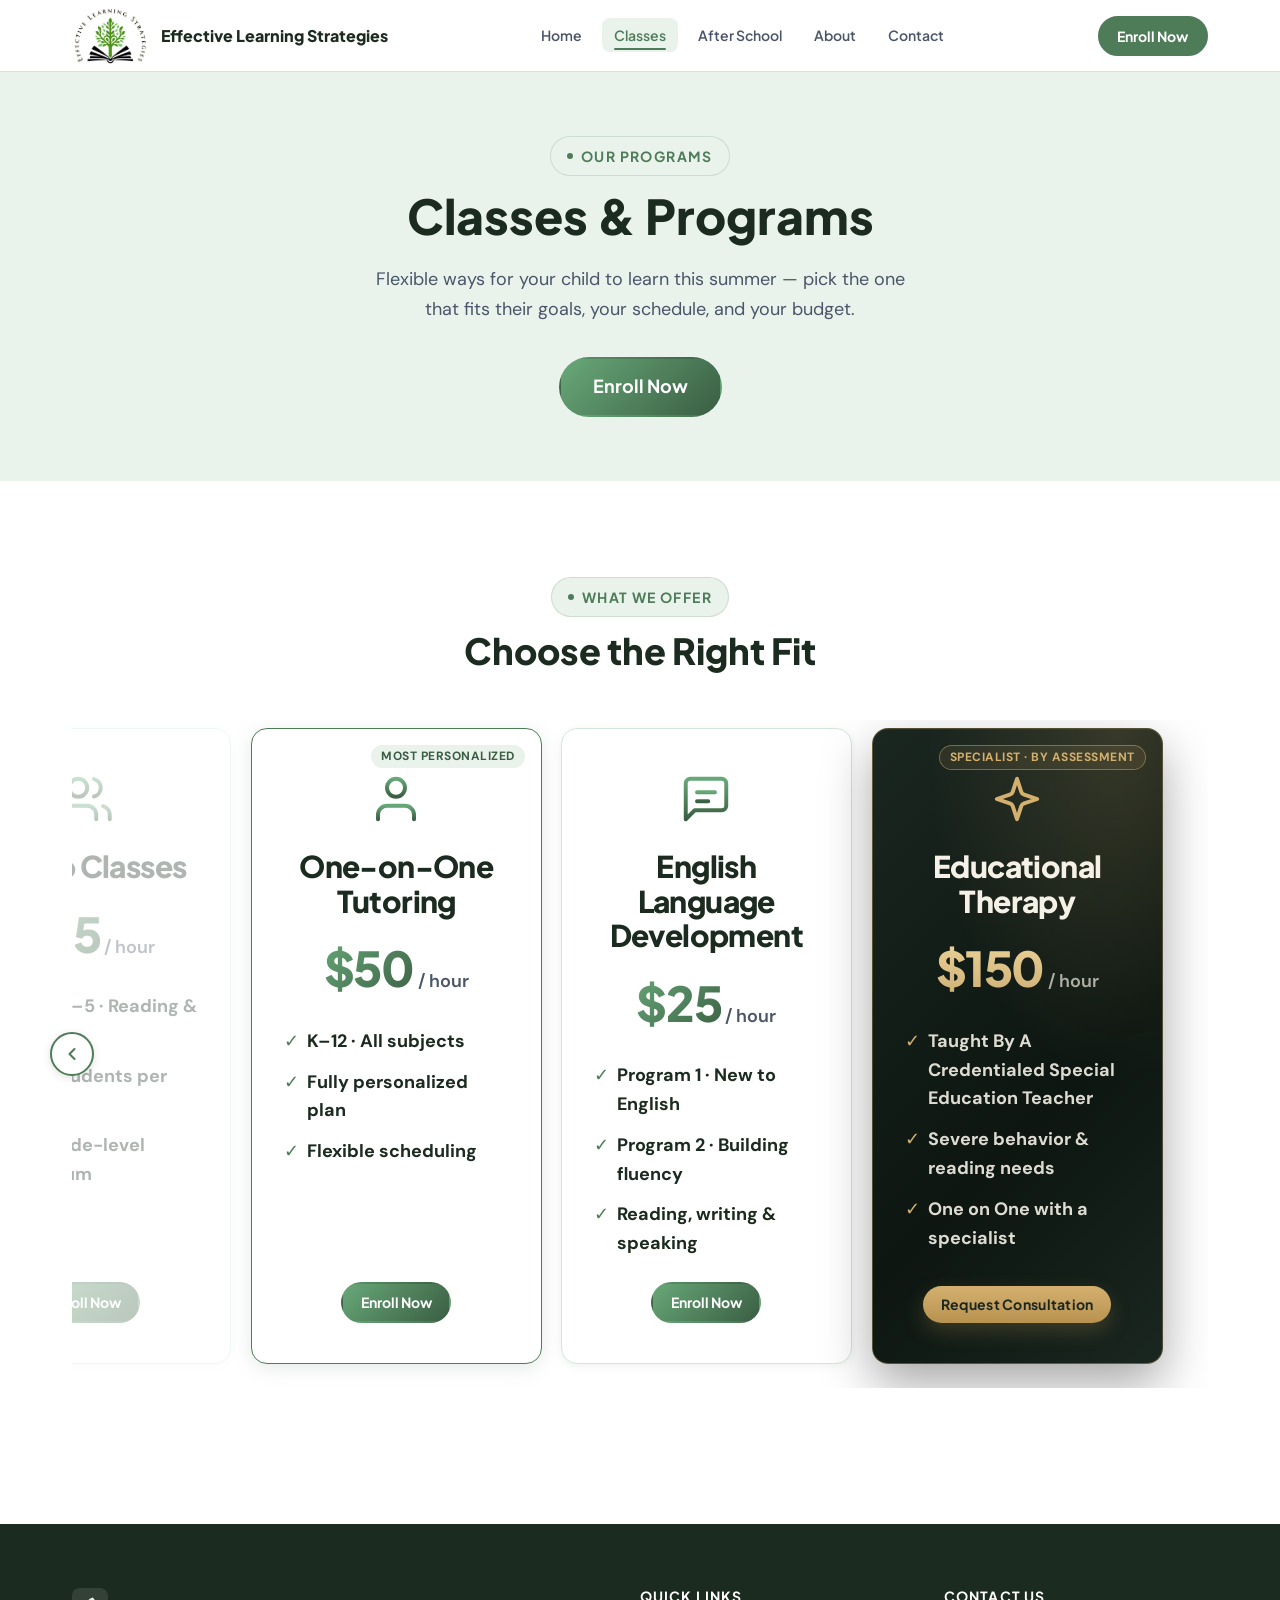
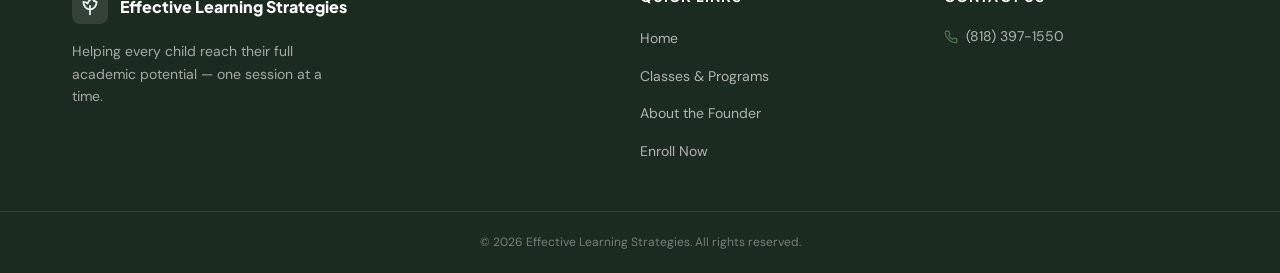
<file: classes.html>
<!DOCTYPE html>
<html lang="en">
<head>
  <meta charset="UTF-8">
  <meta name="viewport" content="width=device-width, initial-scale=1.0">
  <meta name="description" content="Group classes, one-on-one tutoring, and educational therapy at Effective Learning Strategies. Browse our programs and find the right fit for your child.">
  <title>Classes &amp; Programs | Effective Learning Strategies</title>
  <link rel="preconnect" href="https://fonts.googleapis.com">
  <link rel="preconnect" href="https://fonts.gstatic.com" crossorigin>
  <link href="https://fonts.googleapis.com/css2?family=DM+Sans:wght@400;500&family=Plus+Jakarta+Sans:wght@400;500;600;700;800&display=swap" rel="stylesheet">
  <link rel="stylesheet" href="css/styles.css">
</head>
<body>

  <a class="skip-link" href="#main">Skip to main content</a>

  <!-- ══════════════════════════════════════════════════
       HEADER / NAVIGATION
  ══════════════════════════════════════════════════ -->
  <header class="header" id="header">
    <div class="container header-inner">

      <a href="index.html" class="header-logo" aria-label="Effective Learning Strategies — Home">
        <img src="images/Els%20Logo.PNG" alt="Effective Learning Strategies" class="header-logo-img">
        <span class="header-logo-text">Effective Learning Strategies</span>
      </a>

      <nav class="nav" id="nav" aria-label="Main navigation">
        <ul class="nav-list" id="nav-list">
          <li><a href="index.html" class="nav-link">Home</a></li>
          <li><a href="classes.html" class="nav-link nav-link--active" aria-current="page">Classes</a></li>
          <li><a href="index.html#after-school" class="nav-link">After School</a></li>
          <li><a href="index.html#about" class="nav-link">About</a></li>
          <li><a href="index.html#contact" class="nav-link">Contact</a></li>
        </ul>
      </nav>

      <div class="header-actions">
        <a href="https://docs.google.com/forms/d/e/1FAIpQLSe9YTLYQv9m6Zboq8D-ZdlmEbswWEIfk5Gidms8FFI-th6nIA/viewform" class="btn btn--primary btn--sm" target="_blank" rel="noopener">Enroll Now</a>
        <button
          class="hamburger"
          id="hamburger"
          aria-label="Toggle navigation"
          aria-expanded="false"
          aria-controls="nav"
        >
          <span class="hamburger-bar"></span>
          <span class="hamburger-bar"></span>
          <span class="hamburger-bar"></span>
        </button>
      </div>

    </div>
  </header>

  <!-- ══════════════════════════════════════════════════
       MAIN
  ══════════════════════════════════════════════════ -->
  <main id="main">

    <!-- ── PAGE HERO ─────────────────────────────────────── -->
    <section class="page-hero" aria-label="Classes intro">
      <div class="container">
        <span class="section-eyebrow">Our Programs</span>
        <h1 class="page-hero-headline">Classes &amp; Programs</h1>
        <p class="page-hero-subtext">
          Flexible ways for your child to learn this summer — pick the one
          that fits their goals, your schedule, and your budget.
        </p>
        <a href="https://docs.google.com/forms/d/e/1FAIpQLSe9YTLYQv9m6Zboq8D-ZdlmEbswWEIfk5Gidms8FFI-th6nIA/viewform" class="btn btn--gradient btn--lg" target="_blank" rel="noopener">Enroll Now</a>
      </div>
    </section>

    <!-- ── PROGRAM DETAILS ───────────────────────────────── -->
    <section class="program-details section" aria-labelledby="details-title">
      <div class="container">

        <div class="section-header text-center">
          <span class="section-eyebrow">What We Offer</span>
          <h2 class="section-title" id="details-title">Choose the Right Fit</h2>
        </div>

        <!-- SVG gradient shared by all program icons -->
        <svg width="0" height="0" style="position:absolute" aria-hidden="true">
          <defs>
            <linearGradient id="icon-gradient" x1="0%" y1="0%" x2="0%" y2="100%">
              <stop offset="0%" stop-color="#68a878"/>
              <stop offset="100%" stop-color="#3A5E43"/>
            </linearGradient>
          </defs>
        </svg>

        <div class="programs-grid">

          <article class="card program-card tilt-card" id="group-classes">
            <div class="program-icon" aria-hidden="true">
              <svg viewBox="0 0 24 24" fill="none" stroke="url(#icon-gradient)" stroke-width="1.75" stroke-linecap="round" stroke-linejoin="round">
                <path d="M17 21v-2a4 4 0 0 0-4-4H5a4 4 0 0 0-4 4v2"/>
                <circle cx="9" cy="7" r="4"/>
                <path d="M23 21v-2a4 4 0 0 0-3-3.87"/>
                <path d="M16 3.13a4 4 0 0 1 0 7.75"/>
              </svg>
            </div>
            <h3 class="program-card-title">Group Classes</h3>
            <div class="program-card-price">
              <span class="program-card-amount">$25</span>
              <span class="program-card-unit">/ hour</span>
            </div>
            <ul class="program-card-features">
              <li>Grades 1–5 · Reading &amp; Math</li>
              <li>Max 6 students per class</li>
              <li>Next grade-level curriculum</li>
            </ul>
            <a href="https://docs.google.com/forms/d/e/1FAIpQLSe9YTLYQv9m6Zboq8D-ZdlmEbswWEIfk5Gidms8FFI-th6nIA/viewform" class="btn btn--gradient btn--sm" target="_blank" rel="noopener">Enroll Now</a>
          </article>

          <article class="card program-card program-card--featured tilt-card" id="one-on-one">
            <span class="program-card-badge">Most Personalized</span>
            <div class="program-icon" aria-hidden="true">
              <svg viewBox="0 0 24 24" fill="none" stroke="url(#icon-gradient)" stroke-width="1.75" stroke-linecap="round" stroke-linejoin="round">
                <path d="M20 21v-2a4 4 0 0 0-4-4H8a4 4 0 0 0-4 4v2"/>
                <circle cx="12" cy="7" r="4"/>
              </svg>
            </div>
            <h3 class="program-card-title">One-on-One Tutoring</h3>
            <div class="program-card-price">
              <span class="program-card-amount">$50</span>
              <span class="program-card-unit">/ hour</span>
            </div>
            <ul class="program-card-features">
              <li>K–12 · All subjects</li>
              <li>Fully personalized plan</li>
              <li>Flexible scheduling</li>
            </ul>
            <a href="https://docs.google.com/forms/d/e/1FAIpQLSe9YTLYQv9m6Zboq8D-ZdlmEbswWEIfk5Gidms8FFI-th6nIA/viewform" class="btn btn--gradient btn--sm" target="_blank" rel="noopener">Enroll Now</a>
          </article>

          <article class="card program-card tilt-card" id="eld">
            <div class="program-icon" aria-hidden="true">
              <svg viewBox="0 0 24 24" fill="none" stroke="url(#icon-gradient)" stroke-width="1.75" stroke-linecap="round" stroke-linejoin="round">
                <path d="M21 15a2 2 0 0 1-2 2H7l-4 4V5a2 2 0 0 1 2-2h14a2 2 0 0 1 2 2z"/>
                <path d="M8 9h8M8 13h5"/>
              </svg>
            </div>
            <h3 class="program-card-title">English Language Development</h3>
            <div class="program-card-price">
              <span class="program-card-amount">$25</span>
              <span class="program-card-unit">/ hour</span>
            </div>
            <ul class="program-card-features">
              <li>Program 1 · New to English</li>
              <li>Program 2 · Building fluency</li>
              <li>Reading, writing &amp; speaking</li>
            </ul>
            <a href="https://docs.google.com/forms/d/e/1FAIpQLSe9YTLYQv9m6Zboq8D-ZdlmEbswWEIfk5Gidms8FFI-th6nIA/viewform" class="btn btn--gradient btn--sm" target="_blank" rel="noopener">Enroll Now</a>
          </article>

          <article class="card program-card program-card--premium tilt-card" id="ed-therapy">
            <span class="program-card-badge program-card-badge--premium">Specialist · By Assessment</span>
            <div class="program-icon program-icon--premium" aria-hidden="true">
              <svg viewBox="0 0 24 24" fill="none" stroke="currentColor" stroke-width="1.75" stroke-linecap="round" stroke-linejoin="round">
                <path d="m12 3-1.9 5.8a2 2 0 0 1-1.3 1.3L3 12l5.8 1.9a2 2 0 0 1 1.3 1.3L12 21l1.9-5.8a2 2 0 0 1 1.3-1.3L21 12l-5.8-1.9a2 2 0 0 1-1.3-1.3L12 3Z"/>
              </svg>
            </div>
            <h3 class="program-card-title">Educational Therapy</h3>
            <div class="program-card-price">
              <span class="program-card-amount">$150</span>
              <span class="program-card-unit">/ hour</span>
            </div>
            <ul class="program-card-features">
              <li>Taught By A Credentialed Special Education Teacher</li>
              <li>Severe behavior &amp; reading needs</li>
              <li>One on One with a specialist</li>
            </ul>
            <a href="https://docs.google.com/forms/d/e/1FAIpQLSe9YTLYQv9m6Zboq8D-ZdlmEbswWEIfk5Gidms8FFI-th6nIA/viewform" class="btn btn--premium btn--sm" target="_blank" rel="noopener">Request Consultation</a>
          </article>

        </div>

      </div>
    </section>

  </main>

  <!-- ══════════════════════════════════════════════════
       FOOTER
  ══════════════════════════════════════════════════ -->
  <footer class="footer" id="contact" aria-label="Site footer">
    <div class="container footer-inner">

      <div>
        <a href="index.html" class="header-logo footer-logo" aria-label="Effective Learning Strategies — Home">
          <span class="header-logo-icon" aria-hidden="true">
            <svg viewBox="0 0 24 24" fill="none" stroke="currentColor" stroke-width="2.2" stroke-linecap="round" stroke-linejoin="round">
              <path d="M12 22V12"/>
              <path d="M20 7c0 5-3.5 9-8 9S4 12 4 7c0 0 3 0 5 2 1-3 3-5 6-6 1 2 2 4 5 4z"/>
            </svg>
          </span>
          <span class="header-logo-text">Effective Learning Strategies</span>
        </a>
        <p class="footer-tagline">
          Helping every child reach their full academic potential — one session at a time.
        </p>
      </div>

      <nav aria-label="Footer navigation">
        <h3 class="footer-nav-title">Quick Links</h3>
        <ul class="footer-nav-list">
          <li><a href="index.html" class="footer-nav-link">Home</a></li>
          <li><a href="classes.html" class="footer-nav-link">Classes &amp; Programs</a></li>
          <li><a href="index.html#about" class="footer-nav-link">About the Founder</a></li>
          <li><a href="https://docs.google.com/forms/d/e/1FAIpQLSe9YTLYQv9m6Zboq8D-ZdlmEbswWEIfk5Gidms8FFI-th6nIA/viewform" class="footer-nav-link" target="_blank" rel="noopener">Enroll Now</a></li>
        </ul>
      </nav>

      <div>
        <h3 class="footer-nav-title">Contact Us</h3>
        <p class="footer-contact-item">
          <svg viewBox="0 0 24 24" fill="none" stroke="currentColor" stroke-width="2" stroke-linecap="round" stroke-linejoin="round" aria-hidden="true"><path d="M22 16.92v3a2 2 0 0 1-2.18 2 19.79 19.79 0 0 1-8.63-3.07 19.5 19.5 0 0 1-6-6 19.79 19.79 0 0 1-3.07-8.67A2 2 0 0 1 4.11 2h3a2 2 0 0 1 2 1.72c.13.96.37 1.9.7 2.81a2 2 0 0 1-.45 2.11L8.09 9.91a16 16 0 0 0 6 6l1.27-1.27a2 2 0 0 1 2.11-.45c.91.33 1.85.57 2.81.7A2 2 0 0 1 22 16.92z"/></svg>
          <a href="tel:+18183971550">(818) 397-1550</a>
        </p>
      </div>

    </div>

    <div class="footer-bottom">
      <div class="container">
        <p class="footer-copy">
          &copy; 2026 Effective Learning Strategies. All rights reserved.
        </p>
      </div>
    </div>
  </footer>

  <script src="js/main.js"></script>

</body>
</html>
</file>
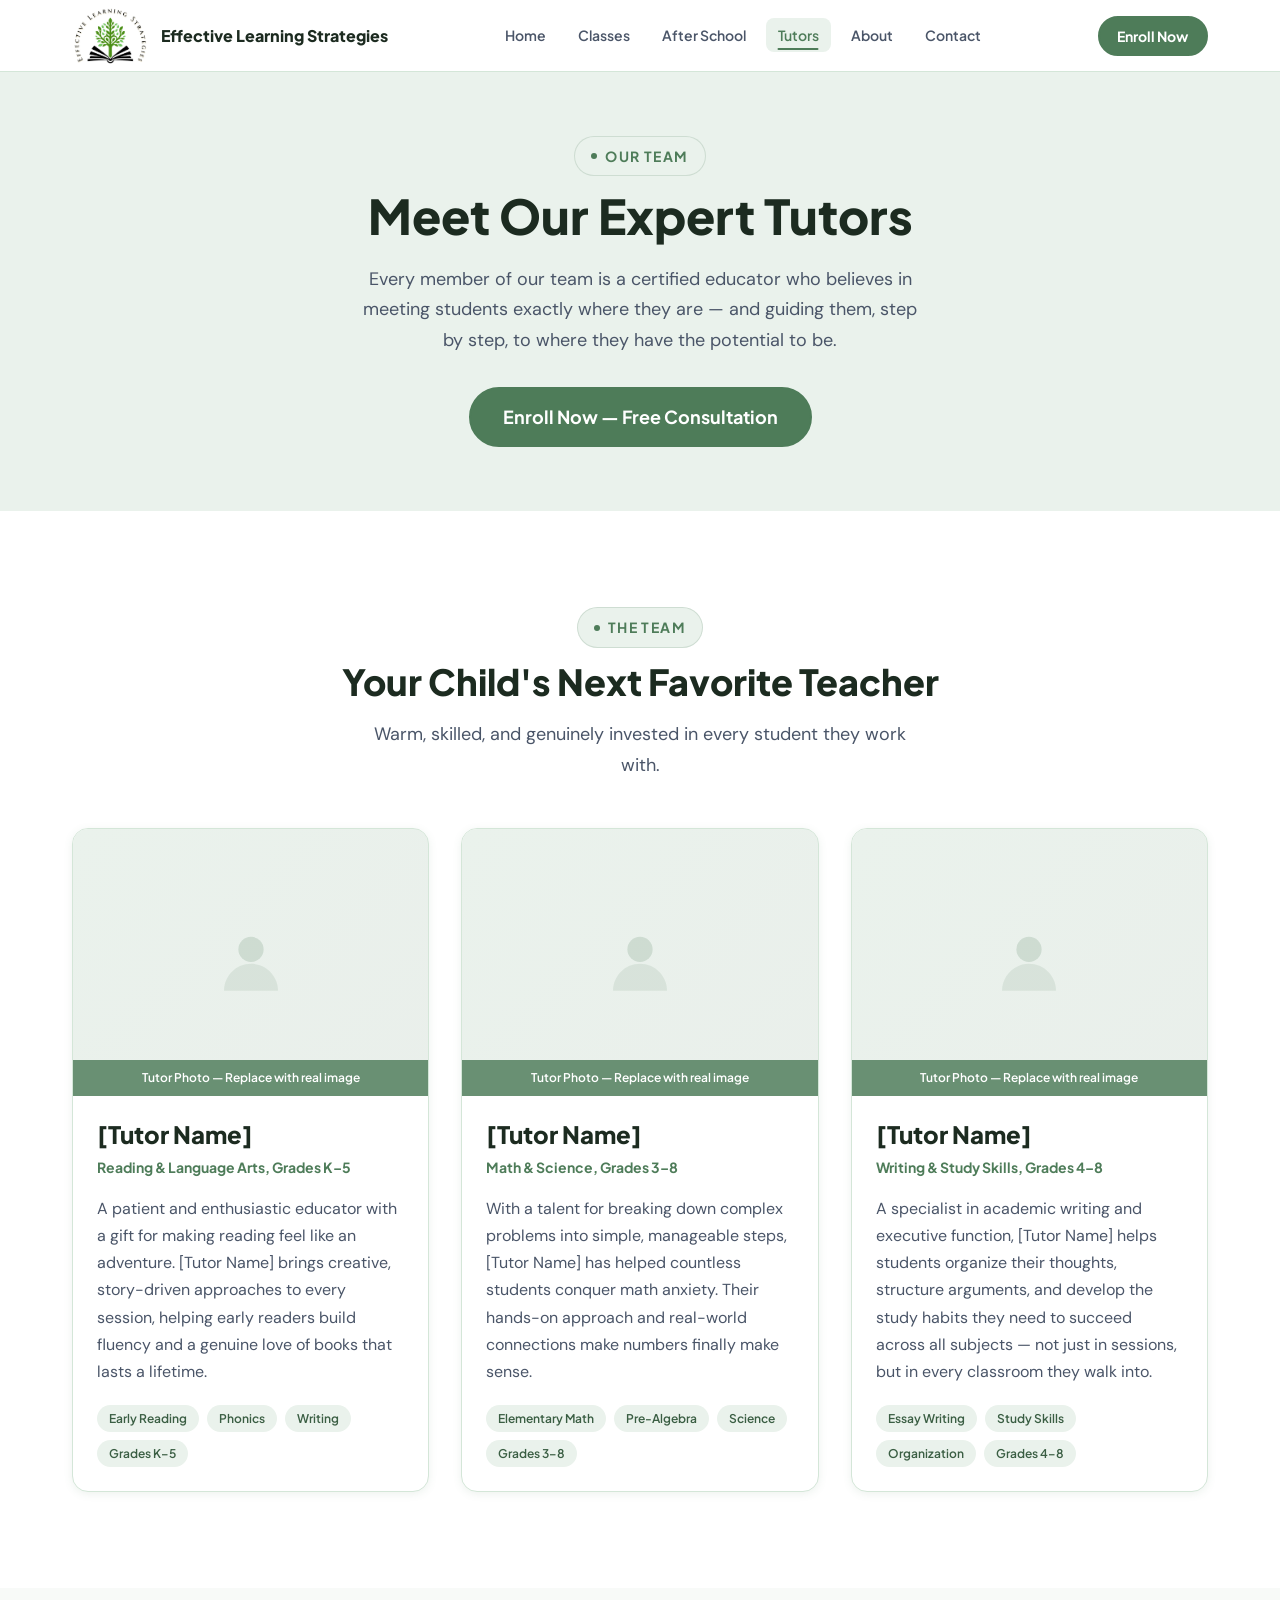
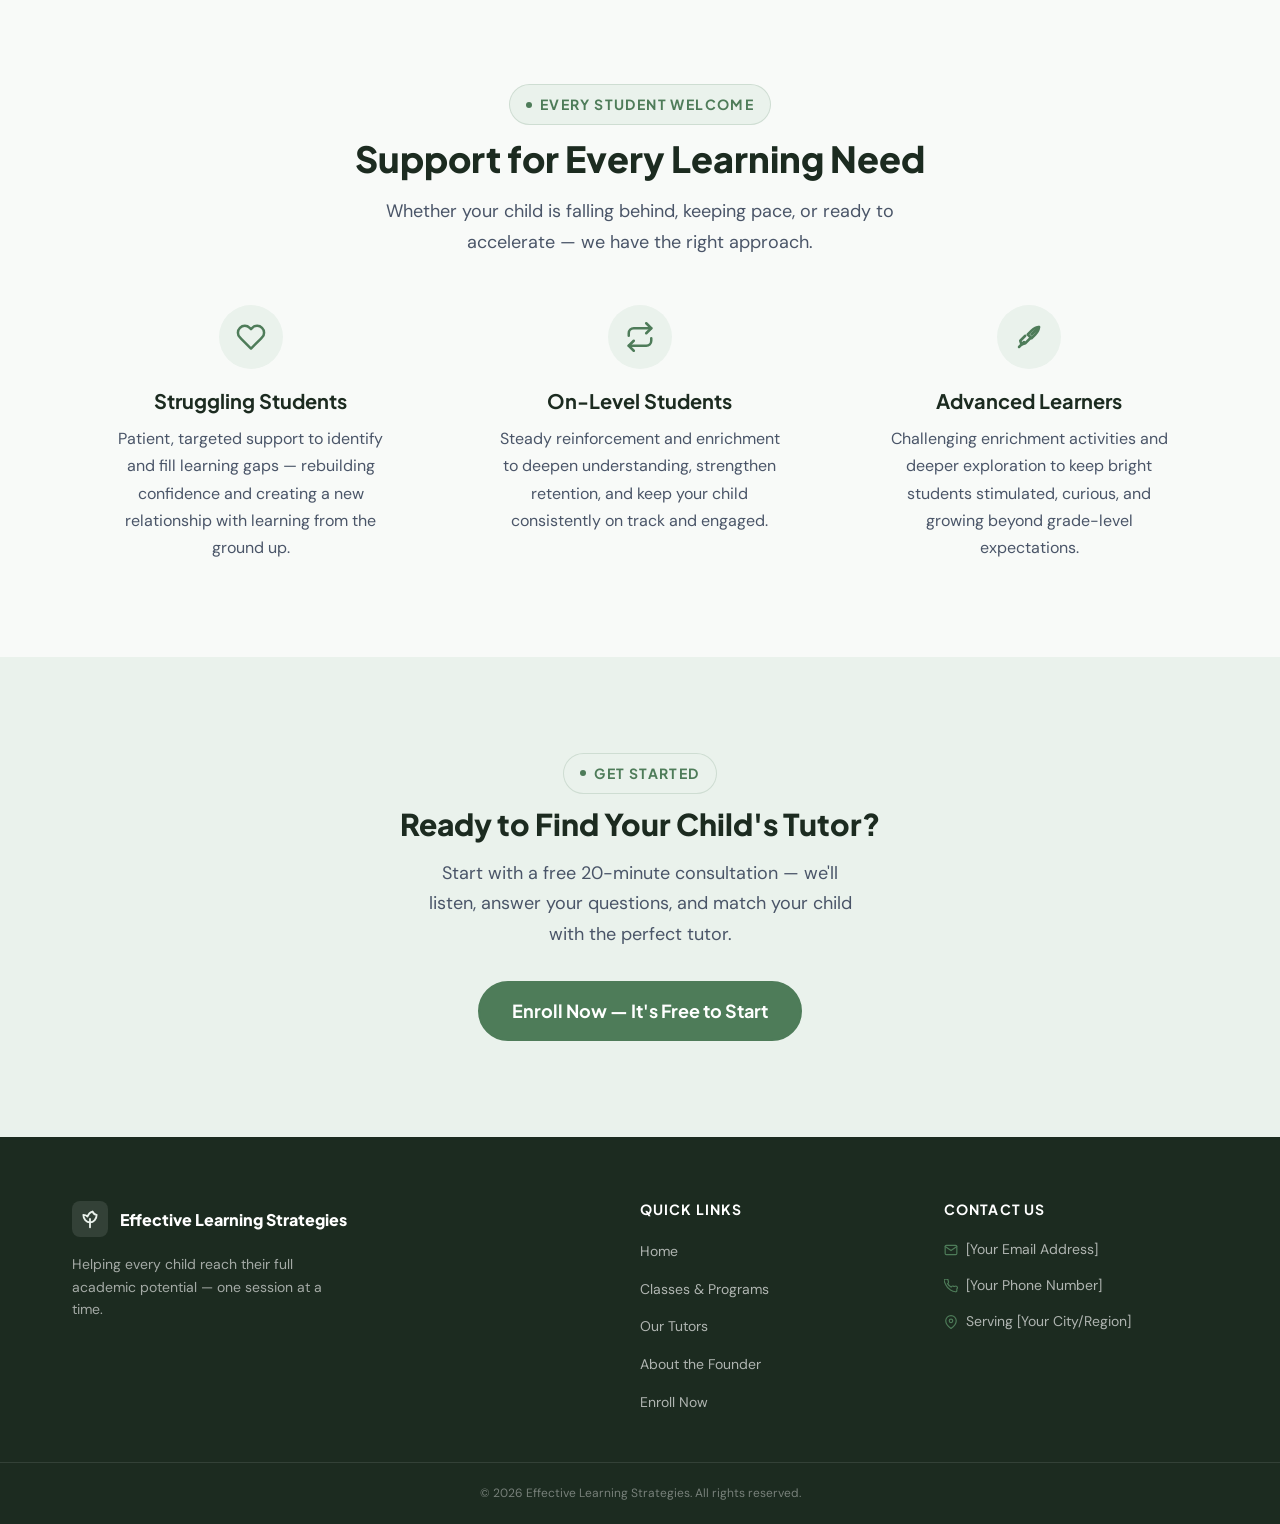
<file: tutors.html>
<!DOCTYPE html>
<html lang="en">
<head>
  <meta charset="UTF-8">
  <meta name="viewport" content="width=device-width, initial-scale=1.0">
  <meta name="description" content="Meet the certified educators at Effective Learning Strategies — experienced tutors dedicated to helping every student grow in confidence and academic achievement.">
  <title>Meet Our Tutors | Effective Learning Strategies</title>
  <!-- Google Fonts -->
  <link rel="preconnect" href="https://fonts.googleapis.com">
  <link rel="preconnect" href="https://fonts.gstatic.com" crossorigin>
  <link href="https://fonts.googleapis.com/css2?family=DM+Sans:wght@400;500&family=Plus+Jakarta+Sans:wght@400;500;600;700;800&display=swap" rel="stylesheet">
  <!-- Stylesheet -->
  <link rel="stylesheet" href="css/styles.css">
</head>
<body>

  <!-- Skip to main content (accessibility) -->
  <a class="skip-link" href="#main">Skip to main content</a>

  <!-- ══════════════════════════════════════════════════
       HEADER / NAVIGATION
  ══════════════════════════════════════════════════ -->
  <header class="header" id="header">
    <div class="container header-inner">

      <!-- Logo -->
      <a href="index.html" class="header-logo" aria-label="Effective Learning Strategies — Home">
        <img src="images/Els%20Logo.PNG" alt="Effective Learning Strategies" class="header-logo-img">
        <span class="header-logo-text">Effective Learning Strategies</span>
      </a>

      <!-- Main navigation — "Tutors" link is active on this page -->
      <nav class="nav" id="nav" aria-label="Main navigation">
        <ul class="nav-list" id="nav-list">
          <li><a href="index.html" class="nav-link">Home</a></li>
          <li><a href="classes.html" class="nav-link">Classes</a></li>
          <li><a href="index.html#after-school" class="nav-link">After School</a></li>
          <li><a href="tutors.html" class="nav-link nav-link--active" aria-current="page">Tutors</a></li>
          <li><a href="index.html#about" class="nav-link">About</a></li>
          <li><a href="index.html#contact" class="nav-link">Contact</a></li>
        </ul>
      </nav>

      <!-- Header CTA + hamburger -->
      <div class="header-actions">
        <a href="https://docs.google.com/forms/d/e/1FAIpQLSe9YTLYQv9m6Zboq8D-ZdlmEbswWEIfk5Gidms8FFI-th6nIA/viewform" class="btn btn--primary btn--sm" target="_blank" rel="noopener">Enroll Now</a>
        <button
          class="hamburger"
          id="hamburger"
          aria-label="Toggle navigation"
          aria-expanded="false"
          aria-controls="nav"
        >
          <span class="hamburger-bar"></span>
          <span class="hamburger-bar"></span>
          <span class="hamburger-bar"></span>
        </button>
      </div>

    </div>
  </header>

  <!-- ══════════════════════════════════════════════════
       MAIN CONTENT
  ══════════════════════════════════════════════════ -->
  <main id="main">

    <!-- ── PAGE HERO ─────────────────────────────────────── -->
    <section class="page-hero" aria-label="Tutors intro">
      <div class="container">
        <span class="section-eyebrow">Our Team</span>
        <h1 class="page-hero-headline">Meet Our Expert Tutors</h1>
        <p class="page-hero-subtext">
          Every member of our team is a certified educator who believes in meeting
          students exactly where they are — and guiding them, step by step, to where
          they have the potential to be.
        </p>
        <a href="https://docs.google.com/forms/d/e/1FAIpQLSe9YTLYQv9m6Zboq8D-ZdlmEbswWEIfk5Gidms8FFI-th6nIA/viewform" class="btn btn--primary btn--lg" target="_blank" rel="noopener">Enroll Now — Free Consultation</a>
      </div>
    </section>

    <!-- ── TUTOR CARDS GRID ──────────────────────────────── -->
    <section class="tutors-section section" id="tutors" aria-labelledby="tutors-title">
      <div class="container">

        <div class="section-header text-center">
          <span class="section-eyebrow">The Team</span>
          <h2 class="section-title" id="tutors-title">Your Child's Next Favorite Teacher</h2>
          <p class="section-subtitle">
            Warm, skilled, and genuinely invested in every student they work with.
          </p>
        </div>

        <div class="tutors-grid">

          <!-- Tutor Card 1 — PLACEHOLDER -->
          <!--
            PLACEHOLDER TUTOR — Replace name, specialty, bio, and tags with real information.
            For the photo: replace the .tutor-photo-placeholder div with:
            <img src="assets/images/tutor-name.jpg" alt="[Tutor Name], [Specialty] Tutor" class="tutor-photo-real">
            Add CSS: .tutor-photo-real { width: 100%; aspect-ratio: 4/3; object-fit: cover; }
          -->
          <article class="card tutor-card fade-in">
            <div class="tutor-photo-wrap">
              <div class="tutor-photo-placeholder" data-label="Tutor Photo — Replace with real image" aria-label="Tutor photo placeholder">
                <svg viewBox="0 0 80 80" fill="none" xmlns="http://www.w3.org/2000/svg" aria-hidden="true">
                  <circle cx="40" cy="26" r="14" fill="currentColor" opacity="0.4"/>
                  <path d="M10 72c0-16.569 13.431-30 30-30s30 13.431 30 30" fill="currentColor" opacity="0.25"/>
                </svg>
              </div>
            </div>
            <div class="tutor-info">
              <h2 class="tutor-name">[Tutor Name]</h2>
              <span class="tutor-specialty">Reading &amp; Language Arts, Grades K–5</span>
              <p class="tutor-bio">
                A patient and enthusiastic educator with a gift for making reading
                feel like an adventure. [Tutor Name] brings creative, story-driven
                approaches to every session, helping early readers build fluency and
                a genuine love of books that lasts a lifetime.
              </p>
              <div class="tutor-tags">
                <span class="tag">Early Reading</span>
                <span class="tag">Phonics</span>
                <span class="tag">Writing</span>
                <span class="tag">Grades K–5</span>
              </div>
            </div>
          </article>

          <!-- Tutor Card 2 — PLACEHOLDER -->
          <article class="card tutor-card fade-in">
            <div class="tutor-photo-wrap">
              <div class="tutor-photo-placeholder" data-label="Tutor Photo — Replace with real image" aria-label="Tutor photo placeholder">
                <svg viewBox="0 0 80 80" fill="none" xmlns="http://www.w3.org/2000/svg" aria-hidden="true">
                  <circle cx="40" cy="26" r="14" fill="currentColor" opacity="0.4"/>
                  <path d="M10 72c0-16.569 13.431-30 30-30s30 13.431 30 30" fill="currentColor" opacity="0.25"/>
                </svg>
              </div>
            </div>
            <div class="tutor-info">
              <h2 class="tutor-name">[Tutor Name]</h2>
              <span class="tutor-specialty">Math &amp; Science, Grades 3–8</span>
              <p class="tutor-bio">
                With a talent for breaking down complex problems into simple,
                manageable steps, [Tutor Name] has helped countless students
                conquer math anxiety. Their hands-on approach and real-world
                connections make numbers finally make sense.
              </p>
              <div class="tutor-tags">
                <span class="tag">Elementary Math</span>
                <span class="tag">Pre-Algebra</span>
                <span class="tag">Science</span>
                <span class="tag">Grades 3–8</span>
              </div>
            </div>
          </article>

          <!-- Tutor Card 3 — PLACEHOLDER -->
          <article class="card tutor-card fade-in">
            <div class="tutor-photo-wrap">
              <div class="tutor-photo-placeholder" data-label="Tutor Photo — Replace with real image" aria-label="Tutor photo placeholder">
                <svg viewBox="0 0 80 80" fill="none" xmlns="http://www.w3.org/2000/svg" aria-hidden="true">
                  <circle cx="40" cy="26" r="14" fill="currentColor" opacity="0.4"/>
                  <path d="M10 72c0-16.569 13.431-30 30-30s30 13.431 30 30" fill="currentColor" opacity="0.25"/>
                </svg>
              </div>
            </div>
            <div class="tutor-info">
              <h2 class="tutor-name">[Tutor Name]</h2>
              <span class="tutor-specialty">Writing &amp; Study Skills, Grades 4–8</span>
              <p class="tutor-bio">
                A specialist in academic writing and executive function, [Tutor Name]
                helps students organize their thoughts, structure arguments, and develop
                the study habits they need to succeed across all subjects — not just
                in sessions, but in every classroom they walk into.
              </p>
              <div class="tutor-tags">
                <span class="tag">Essay Writing</span>
                <span class="tag">Study Skills</span>
                <span class="tag">Organization</span>
                <span class="tag">Grades 4–8</span>
              </div>
            </div>
          </article>

        </div>
      </div>
    </section>

    <!-- ── HOW TUTORS SUPPORT DIFFERENT LEARNERS ────────── -->
    <section class="tutor-support section" id="support" aria-labelledby="support-title">
      <div class="container">

        <div class="section-header text-center">
          <span class="section-eyebrow">Every Student Welcome</span>
          <h2 class="section-title" id="support-title">Support for Every Learning Need</h2>
          <p class="section-subtitle">
            Whether your child is falling behind, keeping pace, or ready to accelerate —
            we have the right approach.
          </p>
        </div>

        <div class="support-grid">

          <div class="support-item fade-in">
            <div class="support-icon" aria-hidden="true">
              <!-- Heart / care -->
              <svg viewBox="0 0 24 24" fill="none" stroke="currentColor" stroke-width="2" stroke-linecap="round" stroke-linejoin="round">
                <path d="M20.84 4.61a5.5 5.5 0 00-7.78 0L12 5.67l-1.06-1.06a5.5 5.5 0 00-7.78 7.78l1.06 1.06L12 21.23l7.78-7.78 1.06-1.06a5.5 5.5 0 000-7.78z"/>
              </svg>
            </div>
            <h3 class="support-title">Struggling Students</h3>
            <p class="support-text">
              Patient, targeted support to identify and fill learning gaps — rebuilding
              confidence and creating a new relationship with learning from the ground up.
            </p>
          </div>

          <div class="support-item fade-in">
            <div class="support-icon" aria-hidden="true">
              <!-- Arrows balancing / on-level -->
              <svg viewBox="0 0 24 24" fill="none" stroke="currentColor" stroke-width="2" stroke-linecap="round" stroke-linejoin="round">
                <polyline points="17 1 21 5 17 9"/>
                <path d="M3 11V9a4 4 0 014-4h14"/>
                <polyline points="7 23 3 19 7 15"/>
                <path d="M21 13v2a4 4 0 01-4 4H3"/>
              </svg>
            </div>
            <h3 class="support-title">On-Level Students</h3>
            <p class="support-text">
              Steady reinforcement and enrichment to deepen understanding, strengthen
              retention, and keep your child consistently on track and engaged.
            </p>
          </div>

          <div class="support-item fade-in">
            <div class="support-icon" aria-hidden="true">
              <!-- Rocket / advanced -->
              <svg viewBox="0 0 24 24" fill="none" stroke="currentColor" stroke-width="2" stroke-linecap="round" stroke-linejoin="round">
                <path d="M9 11l-4 4 1 3 3-1 4-4"/>
                <path d="M20 4l-6 6M4 20l4-4"/>
                <path d="M20 4s-3 0-6 3l-3 3 3 3 3-3c3-3 3-6 3-6z"/>
              </svg>
            </div>
            <h3 class="support-title">Advanced Learners</h3>
            <p class="support-text">
              Challenging enrichment activities and deeper exploration to keep bright
              students stimulated, curious, and growing beyond grade-level expectations.
            </p>
          </div>

        </div>

      </div>
    </section>

    <!-- ── BOTTOM ENROLL CTA ──────────────────────────────── -->
    <section class="cta-inline section" id="enroll" aria-labelledby="enroll-title">
      <div class="container text-center">
        <span class="section-eyebrow">Get Started</span>
        <h2 class="cta-inline-headline" id="enroll-title">Ready to Find Your Child's Tutor?</h2>
        <p class="cta-inline-subtext">
          Start with a free 20-minute consultation — we'll listen, answer your questions,
          and match your child with the perfect tutor.
        </p>
        <a href="https://docs.google.com/forms/d/e/1FAIpQLSe9YTLYQv9m6Zboq8D-ZdlmEbswWEIfk5Gidms8FFI-th6nIA/viewform" class="btn btn--primary btn--lg" target="_blank" rel="noopener">Enroll Now — It's Free to Start</a>
      </div>
    </section>

  </main>

  <!-- ══════════════════════════════════════════════════
       FOOTER
  ══════════════════════════════════════════════════ -->
  <footer class="footer" id="contact" aria-label="Site footer">
    <div class="container footer-inner">

      <!-- Brand column -->
      <div>
        <a href="index.html" class="header-logo footer-logo" aria-label="Effective Learning Strategies — Home">
          <span class="header-logo-icon" aria-hidden="true">
            <svg viewBox="0 0 24 24" fill="none" stroke="currentColor" stroke-width="2.2" stroke-linecap="round" stroke-linejoin="round">
              <path d="M12 22V12"/>
              <path d="M20 7c0 5-3.5 9-8 9S4 12 4 7c0 0 3 0 5 2 1-3 3-5 6-6 1 2 2 4 5 4z"/>
            </svg>
          </span>
          <span class="header-logo-text">Effective Learning Strategies</span>
        </a>
        <p class="footer-tagline">
          Helping every child reach their full academic potential — one session at a time.
        </p>
      </div>

      <!-- Quick Links -->
      <nav aria-label="Footer navigation">
        <h3 class="footer-nav-title">Quick Links</h3>
        <ul class="footer-nav-list">
          <li><a href="index.html" class="footer-nav-link">Home</a></li>
          <li><a href="classes.html" class="footer-nav-link">Classes &amp; Programs</a></li>
          <li><a href="tutors.html" class="footer-nav-link">Our Tutors</a></li>
          <li><a href="index.html#about" class="footer-nav-link">About the Founder</a></li>
          <li><a href="https://docs.google.com/forms/d/e/1FAIpQLSe9YTLYQv9m6Zboq8D-ZdlmEbswWEIfk5Gidms8FFI-th6nIA/viewform" class="footer-nav-link" target="_blank" rel="noopener">Enroll Now</a></li>
        </ul>
      </nav>

      <!-- Contact -->
      <div>
        <h3 class="footer-nav-title">Contact Us</h3>
        <!-- Replace placeholders below with real contact information -->
        <p class="footer-contact-item">
          <svg viewBox="0 0 24 24" fill="none" stroke="currentColor" stroke-width="2" stroke-linecap="round" stroke-linejoin="round" aria-hidden="true"><path d="M4 4h16c1.1 0 2 .9 2 2v12c0 1.1-.9 2-2 2H4c-1.1 0-2-.9-2-2V6c0-1.1.9-2 2-2z"/><polyline points="22,6 12,13 2,6"/></svg>
          [Your Email Address]
        </p>
        <p class="footer-contact-item">
          <svg viewBox="0 0 24 24" fill="none" stroke="currentColor" stroke-width="2" stroke-linecap="round" stroke-linejoin="round" aria-hidden="true"><path d="M22 16.92v3a2 2 0 01-2.18 2 19.79 19.79 0 01-8.63-3.07A19.5 19.5 0 013.07 9.81a19.79 19.79 0 01-3.07-8.68A2 2 0 012 .18h3a2 2 0 012 1.72c.127.96.361 1.903.7 2.81a2 2 0 01-.45 2.11L6.09 7.91a16 16 0 006 6l1.27-1.27a2 2 0 012.11-.45c.907.339 1.85.573 2.81.7A2 2 0 0122 16.92z"/></svg>
          [Your Phone Number]
        </p>
        <p class="footer-contact-item">
          <svg viewBox="0 0 24 24" fill="none" stroke="currentColor" stroke-width="2" stroke-linecap="round" stroke-linejoin="round" aria-hidden="true"><path d="M21 10c0 7-9 13-9 13s-9-6-9-13a9 9 0 0118 0z"/><circle cx="12" cy="10" r="3"/></svg>
          Serving [Your City/Region]
        </p>
      </div>

    </div>

    <div class="footer-bottom">
      <div class="container">
        <p class="footer-copy">
          &copy; 2026 Effective Learning Strategies. All rights reserved.
        </p>
      </div>
    </div>
  </footer>

  <!-- JavaScript -->
  <script src="js/main.js"></script>

</body>
</html>
</file>
<file: css/styles.css>
/* ============================================================
   Effective Learning Strategies — Stylesheet
   Design system: CSS custom properties + BEM-lite naming
   Mobile-first responsive (768px, 1024px, 1200px breakpoints)
   ============================================================ */

/* ─── 1. CSS Reset / Base ───────────────────────────────── */
*, *::before, *::after {
  box-sizing: border-box;
  margin: 0;
  padding: 0;
}

html {
  scroll-behavior: smooth;
  font-size: 16px;
  -webkit-text-size-adjust: 100%;
  overflow-x: hidden;
}

body {
  font-family: var(--font-body);
  font-size: var(--fs-base);
  color: var(--color-text-body);
  background-color: var(--color-white);
  line-height: 1.6;
  -webkit-font-smoothing: antialiased;
  -moz-osx-font-smoothing: grayscale;
  overflow-x: hidden;
  overflow-x: hidden;
}

img, svg {
  display: block;
  max-width: 100%;
}

a {
  color: inherit;
  text-decoration: none;
}

ul, ol {
  list-style: none;
}

button {
  cursor: pointer;
  font-family: inherit;
  background: none;
  border: none;
}

/* ─── 2. CSS Custom Properties ──────────────────────────── */
:root {
  /* Colors */
  --color-primary:        #4E7C59;
  --color-primary-light:  #EAF2EC;
  --color-primary-dark:   #3A5E43;
  --color-white:          #FFFFFF;
  --color-bg-light:       #F8FAF8;
  --color-text-dark:      #1C2B20;
  --color-text-body:      #4A5568;
  --color-border:         #D4E6D8;
  --color-star:           #F59E0B;

  /* Typography */
  --font-heading: 'Plus Jakarta Sans', system-ui, sans-serif;
  --font-body:    'DM Sans', system-ui, sans-serif;

  /* Font sizes */
  --fs-xs:   0.75rem;
  --fs-sm:   0.875rem;
  --fs-base: 1rem;
  --fs-md:   1.125rem;
  --fs-lg:   1.25rem;
  --fs-xl:   1.5rem;
  --fs-2xl:  1.875rem;
  --fs-3xl:  2.25rem;
  --fs-4xl:  3rem;
  --fs-5xl:  3.5rem;

  /* Spacing */
  --space-1:  0.25rem;
  --space-2:  0.5rem;
  --space-3:  0.75rem;
  --space-4:  1rem;
  --space-5:  1.25rem;
  --space-6:  1.5rem;
  --space-8:  2rem;
  --space-10: 2.5rem;
  --space-12: 3rem;
  --space-16: 4rem;
  --space-20: 5rem;
  --space-24: 6rem;

  /* Borders */
  --radius-sm:   4px;
  --radius-md:   8px;
  --radius-lg:   12px;
  --radius-xl:   16px;
  --radius-2xl:  24px;
  --radius-full: 9999px;

  /* Shadows */
  --shadow-sm:   0 1px 3px rgba(28,43,32,0.08), 0 1px 2px rgba(28,43,32,0.04);
  --shadow-md:   0 4px 12px rgba(28,43,32,0.10), 0 2px 4px rgba(28,43,32,0.06);
  --shadow-lg:   0 8px 24px rgba(28,43,32,0.12), 0 4px 8px rgba(28,43,32,0.06);
  --shadow-card: 0 2px 8px rgba(78,124,89,0.10);
  --shadow-btn:  0 4px 16px rgba(78,124,89,0.35);

  /* Transitions */
  --transition-fast: 150ms ease;
  --transition-base: 250ms ease;
  --transition-slow: 400ms ease;

  /* Layout */
  --container-max: 1200px;
  --container-pad: var(--space-6);
  --header-height: 72px;
}

/* ─── 3. Skip Link (accessibility) ─────────────────────── */
.skip-link {
  position: absolute;
  top: -100%;
  left: var(--space-4);
  background: var(--color-primary);
  color: var(--color-white);
  padding: var(--space-3) var(--space-6);
  border-radius: var(--radius-md);
  font-family: var(--font-heading);
  font-weight: 600;
  z-index: 9999;
  transition: top var(--transition-fast);
}
.skip-link:focus {
  top: var(--space-4);
}

/* ─── 4. Typography Base ────────────────────────────────── */
h1, h2, h3, h4, h5, h6 {
  font-family: var(--font-heading);
  font-weight: 700;
  color: var(--color-text-dark);
  line-height: 1.2;
}

h1 { font-size: var(--fs-3xl); }
h2 { font-size: var(--fs-2xl); }
h3 { font-size: var(--fs-xl); }

p { line-height: 1.7; }

/* ─── 5. Layout Utilities ───────────────────────────────── */
.container {
  max-width: var(--container-max);
  margin: 0 auto;
  padding: 0 var(--container-pad);
}

.section {
  padding: var(--space-16) 0;
}

.section-header {
  margin-bottom: var(--space-12);
}

.section-eyebrow {
  display: inline-block;
  font-family: var(--font-heading);
  font-size: var(--fs-sm);
  font-weight: 700;
  color: var(--color-primary);
  text-transform: uppercase;
  letter-spacing: 0.1em;
  margin-bottom: var(--space-3);
}

.section-title {
  font-family: var(--font-heading);
  font-size: var(--fs-2xl);
  font-weight: 800;
  color: var(--color-text-dark);
  line-height: 1.2;
  margin-bottom: var(--space-4);
}

.section-subtitle {
  font-family: var(--font-body);
  font-size: var(--fs-md);
  color: var(--color-text-body);
  max-width: 560px;
  margin: 0 auto;
}

.text-center {
  text-align: center;
}

.sr-only {
  position: absolute;
  width: 1px;
  height: 1px;
  padding: 0;
  margin: -1px;
  overflow: hidden;
  clip: rect(0,0,0,0);
  white-space: nowrap;
  border-width: 0;
}

/* ─── 6. Button Component ───────────────────────────────── */
.btn {
  display: inline-flex;
  align-items: center;
  justify-content: center;
  gap: var(--space-2);
  font-family: var(--font-heading);
  font-weight: 700;
  font-size: var(--fs-base);
  border-radius: var(--radius-full);
  border: 2px solid transparent;
  cursor: pointer;
  text-decoration: none;
  transition:
    background-color var(--transition-fast),
    color var(--transition-fast),
    border-color var(--transition-fast),
    transform var(--transition-fast),
    box-shadow var(--transition-fast);
  white-space: nowrap;
  padding: 0.6rem 1.5rem;
}

.btn:focus-visible {
  outline: 2px solid var(--color-primary);
  outline-offset: 3px;
}

.btn:active {
  transform: translateY(0) !important;
}

/* Primary button */
.btn--primary {
  background-color: var(--color-primary);
  color: var(--color-white);
  border-color: var(--color-primary);
}
.btn--primary:hover {
  background-color: var(--color-primary-dark);
  border-color: var(--color-primary-dark);
  transform: translateY(-1px);
  box-shadow: var(--shadow-btn);
}

/* Outline button */
.btn--outline {
  background-color: transparent;
  color: var(--color-primary);
  border-color: var(--color-primary);
}
.btn--outline:hover {
  background-color: var(--color-primary);
  color: var(--color-white);
  transform: translateY(-1px);
}

/* White button (for dark backgrounds) */
.btn--white {
  background-color: var(--color-white);
  color: var(--color-primary-dark);
  border-color: var(--color-white);
}
.btn--white:hover {
  background-color: var(--color-primary-light);
  border-color: var(--color-primary-light);
  transform: translateY(-1px);
}

/* Sizes */
.btn--sm {
  font-size: var(--fs-sm);
  padding: 0.45rem 1.1rem;
}

.btn--lg {
  font-size: var(--fs-md);
  padding: 0.85rem 2rem;
}

/* ─── 7. Card Base ──────────────────────────────────────── */
.card {
  background: var(--color-white);
  border: 1px solid var(--color-border);
  border-radius: var(--radius-xl);
  box-shadow: var(--shadow-card);
  padding: var(--space-8);
  transition: transform var(--transition-base), box-shadow var(--transition-base);
}

.card:hover {
  transform: translateY(-3px);
  box-shadow: var(--shadow-md);
}

/* ─── 8. Icon Circle ────────────────────────────────────── */
.icon-circle {
  display: flex;
  align-items: center;
  justify-content: center;
  width: 56px;
  height: 56px;
  border-radius: var(--radius-full);
  background-color: var(--color-primary-light);
  color: var(--color-primary);
  flex-shrink: 0;
  margin-bottom: var(--space-5);
}

.icon-circle svg {
  width: 26px;
  height: 26px;
}

/* ─── 9. Header ─────────────────────────────────────────── */
.header {
  position: sticky;
  top: 0;
  z-index: 100;
  background: var(--color-white);
  border-bottom: 1px solid var(--color-border);
  height: var(--header-height);
  transition: box-shadow var(--transition-base);
}

.header--scrolled {
  box-shadow: var(--shadow-md);
}

.header-inner {
  display: flex;
  align-items: center;
  justify-content: space-between;
  height: var(--header-height);
  gap: var(--space-6);
}

/* Logo */
.header-logo {
  display: flex;
  align-items: center;
  gap: var(--space-3);
  text-decoration: none;
  flex-shrink: 0;
}

.header-logo-img {
  display: block;
  height: 60px;
  width: auto;
  max-height: 60px;
  max-width: 200px;
  object-fit: contain;
}

.header-logo-icon {
  display: flex;
  align-items: center;
  justify-content: center;
  width: 36px;
  height: 36px;
  background: var(--color-primary-light);
  border-radius: var(--radius-md);
  color: var(--color-primary);
  flex-shrink: 0;
}

.header-logo-icon svg {
  width: 20px;
  height: 20px;
}

.header-logo-text {
  font-family: var(--font-heading);
  font-size: var(--fs-base);
  font-weight: 800;
  color: var(--color-text-dark);
  line-height: 1.2;
}

/* Navigation */
.nav {
  flex: 1;
}

.nav-list {
  display: none; /* hidden mobile; shown desktop */
  align-items: center;
  gap: var(--space-2);
  justify-content: center;
}

.nav-link {
  font-family: var(--font-heading);
  font-size: var(--fs-sm);
  font-weight: 600;
  color: var(--color-text-body);
  padding: var(--space-2) var(--space-3);
  border-radius: var(--radius-md);
  transition: color var(--transition-fast), background-color var(--transition-fast);
}

.nav-link:hover,
.nav-link--active {
  color: var(--color-primary);
  background-color: var(--color-primary-light);
}

/* Header actions */
.header-actions {
  display: flex;
  align-items: center;
  gap: var(--space-3);
}

/* Hamburger */
.hamburger {
  display: flex;
  flex-direction: column;
  justify-content: center;
  gap: 5px;
  width: 40px;
  height: 40px;
  padding: 8px;
  border-radius: var(--radius-md);
  transition: background-color var(--transition-fast);
}

.hamburger:hover {
  background-color: var(--color-primary-light);
}

.hamburger:focus-visible {
  outline: 2px solid var(--color-primary);
  outline-offset: 2px;
}

.hamburger-bar {
  display: block;
  height: 2px;
  width: 100%;
  background-color: var(--color-text-dark);
  border-radius: var(--radius-full);
  transition: transform var(--transition-base), opacity var(--transition-base);
  transform-origin: center;
}

/* Hamburger → X animation */
.hamburger--active .hamburger-bar:nth-child(1) {
  transform: translateY(7px) rotate(45deg);
}
.hamburger--active .hamburger-bar:nth-child(2) {
  opacity: 0;
  transform: scaleX(0);
}
.hamburger--active .hamburger-bar:nth-child(3) {
  transform: translateY(-7px) rotate(-45deg);
}

/* Mobile nav overlay */
.nav--open .nav-list {
  display: flex;
  flex-direction: column;
  align-items: stretch;
  position: absolute;
  top: var(--header-height);
  left: 0;
  right: 0;
  background: var(--color-white);
  border-bottom: 1px solid var(--color-border);
  padding: var(--space-4) var(--space-6) var(--space-6);
  box-shadow: var(--shadow-md);
  z-index: 99;
  animation: slideDown var(--transition-base) ease forwards;
}

@keyframes slideDown {
  from { opacity: 0; transform: translateY(-8px); }
  to   { opacity: 1; transform: translateY(0); }
}

.nav--open .nav-link {
  padding: var(--space-3) var(--space-4);
  border-radius: var(--radius-md);
  font-size: var(--fs-base);
}

/* ─── 10. Footer ─────────────────────────────────────────── */
.footer {
  background-color: var(--color-text-dark);
  color: rgba(255,255,255,0.75);
  padding-top: var(--space-16);
}

.footer-inner {
  display: grid;
  grid-template-columns: 1fr;
  gap: var(--space-10);
  padding-bottom: var(--space-12);
}

.footer-logo {
  margin-bottom: var(--space-4);
}

.footer-logo .header-logo-icon {
  background: rgba(255,255,255,0.1);
  color: var(--color-primary-light);
}

.footer-logo .header-logo-text {
  color: var(--color-white);
}

.footer-tagline {
  font-size: var(--fs-sm);
  color: rgba(255,255,255,0.6);
  line-height: 1.6;
  max-width: 260px;
}

.footer-nav-title {
  font-family: var(--font-heading);
  font-size: var(--fs-sm);
  font-weight: 700;
  color: var(--color-white);
  text-transform: uppercase;
  letter-spacing: 0.08em;
  margin-bottom: var(--space-5);
}

.footer-nav-list {
  display: flex;
  flex-direction: column;
  gap: var(--space-3);
}

.footer-nav-link {
  font-size: var(--fs-sm);
  color: rgba(255,255,255,0.65);
  transition: color var(--transition-fast);
}

.footer-nav-link:hover {
  color: var(--color-primary-light);
}

.footer-contact-item {
  font-size: var(--fs-sm);
  color: rgba(255,255,255,0.65);
  margin-bottom: var(--space-3);
  display: flex;
  align-items: center;
  gap: var(--space-2);
}

.footer-contact-item svg {
  width: 14px;
  height: 14px;
  color: var(--color-primary);
  flex-shrink: 0;
}

.footer-bottom {
  border-top: 1px solid rgba(255,255,255,0.1);
  padding: var(--space-5) 0;
}

.footer-copy {
  font-size: var(--fs-xs);
  color: rgba(255,255,255,0.4);
  text-align: center;
}

/* ─── 11. Scroll-Fade Animation ─────────────────────────── */
.fade-in {
  opacity: 0;
  transform: translateY(24px);
  transition: opacity 0.55s ease, transform 0.55s ease;
}

.fade-in.is-visible {
  opacity: 1;
  transform: translateY(0);
}

/* Stagger delays for grid children */
.fade-in:nth-child(2) { transition-delay: 0.08s; }
.fade-in:nth-child(3) { transition-delay: 0.16s; }
.fade-in:nth-child(4) { transition-delay: 0.24s; }
.fade-in:nth-child(5) { transition-delay: 0.32s; }
.fade-in:nth-child(6) { transition-delay: 0.40s; }

/* ─── 12. HOME PAGE SECTIONS ────────────────────────────── */

/* Hero */
.hero {
  background-color: var(--color-bg-light);
  background-image: radial-gradient(ellipse at 70% 0%, rgba(234,242,236,0.8) 0%, transparent 65%);
  padding: var(--space-16) 0 var(--space-20);
  overflow: hidden;
}

.hero-inner {
  display: grid;
  grid-template-columns: 1fr;
  gap: var(--space-12);
  align-items: center;
}

.hero-badge {
  display: inline-flex;
  align-items: center;
  gap: var(--space-2);
  background: var(--color-primary-light);
  color: var(--color-primary-dark);
  border-radius: var(--radius-full);
  padding: var(--space-2) var(--space-4);
  font-family: var(--font-heading);
  font-size: var(--fs-sm);
  font-weight: 700;
  margin-bottom: var(--space-5);
}

.hero-badge::before {
  content: '';
  display: inline-block;
  width: 8px;
  height: 8px;
  border-radius: var(--radius-full);
  background: var(--color-primary);
}

.hero-headline {
  font-family: var(--font-heading);
  font-size: var(--fs-3xl);
  font-weight: 800;
  color: var(--color-text-dark);
  line-height: 1.15;
  margin-bottom: var(--space-5);
}

.hero-headline span {
  color: var(--color-primary);
}

.hero-subheadline {
  font-size: var(--fs-md);
  color: var(--color-text-body);
  max-width: 480px;
  margin-bottom: var(--space-8);
}

.hero-actions {
  display: flex;
  flex-wrap: wrap;
  gap: var(--space-4);
  margin-bottom: var(--space-8);
}

.hero-trust {
  display: flex;
  flex-wrap: wrap;
  gap: var(--space-5);
}

.trust-item {
  display: flex;
  align-items: center;
  gap: var(--space-2);
  font-family: var(--font-heading);
  font-size: var(--fs-sm);
  font-weight: 600;
  color: var(--color-text-dark);
}

.trust-item svg {
  width: 18px;
  height: 18px;
  color: var(--color-primary);
  flex-shrink: 0;
}

/* Hero illustration */
.hero-visual {
  display: none; /* hidden on mobile */
}

.hero-illustration {
  position: relative;
  width: 100%;
  max-width: 480px;
  margin: 0 auto;
  aspect-ratio: 1 / 1;
}

.hero-illustration-bg {
  position: absolute;
  inset: 0;
  background: var(--color-primary-light);
  border-radius: var(--radius-2xl);
  overflow: hidden;
}

/* Hero illustration floating elements */
.hero-float {
  position: absolute;
  background: var(--color-white);
  border-radius: var(--radius-lg);
  box-shadow: var(--shadow-md);
  padding: var(--space-3) var(--space-4);
  display: flex;
  align-items: center;
  gap: var(--space-3);
  z-index: 2;
}

.hero-float--stat {
  bottom: var(--space-8);
  left: -var(--space-8);
  bottom: 10%;
  left: -5%;
}

.hero-float--badge {
  top: var(--space-6);
  right: -var(--space-6);
  top: 8%;
  right: -3%;
}

.hero-float-icon {
  width: 36px;
  height: 36px;
  border-radius: var(--radius-md);
  background: var(--color-primary-light);
  display: flex;
  align-items: center;
  justify-content: center;
  color: var(--color-primary);
  flex-shrink: 0;
}

.hero-float-icon svg {
  width: 18px;
  height: 18px;
}

.hero-float-text strong {
  display: block;
  font-family: var(--font-heading);
  font-size: var(--fs-base);
  font-weight: 800;
  color: var(--color-text-dark);
  line-height: 1.1;
}

.hero-float-text span {
  font-size: var(--fs-xs);
  color: var(--color-text-body);
}

/* Hero photo */
.hero-illus-img {
  position: absolute;
  inset: 0;
  width: 100%;
  height: 100%;
  object-fit: cover;
  object-position: center top;
  border-radius: inherit;
  display: block;
}

/* ── Hero animated logo ── */
.hero-illustration-bg--logo {
  background: #fafaf5;
  display: flex;
  align-items: center;
  justify-content: center;
}

.logo-anim {
  position: relative;
  width: 100%;
  height: 100%;
  padding: var(--space-4);
}

.logo-anim__svg {
  width: 100%;
  height: 100%;
  display: block;
  overflow: visible;
}

/* Book — pages fan open from the spine (scaleX from the spine center) */
.logo-anim__book {
  transform-box: view-box;
  transform-origin: 750px 1100px;
  transform: scaleX(0.02);
  transition: transform 1.1s cubic-bezier(.22,.9,.32,1) .1s;
}
.logo-anim.is-visible .logo-anim__book { transform: scaleX(1); }

/* Tree — grows up out of the book after it opens */
.logo-anim__tree {
  transform-box: view-box;
  transform-origin: 750px 1010px;
  transform: scaleY(0) scaleX(0.4);
  opacity: 0;
  transition:
    transform 1.4s cubic-bezier(.18,1.05,.4,1) .95s,
    opacity .4s linear .95s;
}
.logo-anim.is-visible .logo-anim__tree {
  transform: scaleY(1) scaleX(1);
  opacity: 1;
}

/* Curved title fades in last */
.logo-anim__text {
  opacity: 0;
  transition: opacity .9s ease 2.1s;
}
.logo-anim.is-visible .logo-anim__text { opacity: 1; }

@media (prefers-reduced-motion: reduce) {
  .logo-anim__book,
  .logo-anim__tree,
  .logo-anim__text {
    transition: none;
    transform: none;
    opacity: 1;
  }
}

/* Illustration center graphic */
.hero-illus-center {
  position: absolute;
  inset: 0;
  display: flex;
  align-items: center;
  justify-content: center;
  color: var(--color-primary);
}

.hero-illus-center svg {
  width: 55%;
  height: 55%;
  opacity: 0.35;
}

/* Why Choose Us */
.why {
  background: var(--color-white);
}

.why-grid {
  display: grid;
  grid-template-columns: 1fr;
  gap: var(--space-6);
}

.why-card {
  text-align: left;
}

.why-card .card-title {
  font-family: var(--font-heading);
  font-size: var(--fs-lg);
  font-weight: 700;
  color: var(--color-text-dark);
  margin-bottom: var(--space-3);
}

.why-card .card-text {
  font-size: var(--fs-base);
  color: var(--color-text-body);
  line-height: 1.7;
}

/* How It Works */
.how {
  background: var(--color-bg-light);
}

.how-steps {
  display: grid;
  grid-template-columns: 1fr;
  gap: var(--space-8);
  margin-bottom: var(--space-12);
}

.step {
  display: flex;
  flex-direction: column;
  align-items: center;
  text-align: center;
  position: relative;
  z-index: 1;
}

.step-number {
  font-family: var(--font-heading);
  font-size: var(--fs-xs);
  font-weight: 800;
  color: var(--color-white);
  background: var(--color-primary);
  width: 40px;
  height: 40px;
  border-radius: var(--radius-full);
  display: flex;
  align-items: center;
  justify-content: center;
  margin-bottom: var(--space-4);
  flex-shrink: 0;
  letter-spacing: 0.02em;
}

.step-title {
  font-family: var(--font-heading);
  font-size: var(--fs-lg);
  font-weight: 700;
  color: var(--color-text-dark);
  margin-bottom: var(--space-2);
}

.step-text {
  font-size: var(--fs-base);
  color: var(--color-text-body);
}

.how-cta {
  text-align: center;
}

/* Founder Section */
.founder {
  background: var(--color-white);
  position: relative;
  overflow: hidden;
}

.founder::before {
  content: '';
  position: absolute;
  top: -120px;
  right: -120px;
  width: 400px;
  height: 400px;
  background: var(--color-primary-light);
  border-radius: var(--radius-full);
  opacity: 0.5;
  pointer-events: none;
}

.founder-inner {
  display: grid;
  grid-template-columns: 1fr;
  gap: var(--space-12);
  align-items: start;
  position: relative;
  z-index: 1;
}

.founder-photo {
  display: flex;
  flex-direction: column;
  align-items: center;
  gap: var(--space-4);
}

.founder-photo-placeholder {
  width: 220px;
  height: 220px;
  border-radius: var(--radius-full);
  background: linear-gradient(135deg, var(--color-primary-light) 0%, rgba(78,124,89,0.15) 100%);
  border: 4px solid var(--color-primary);
  display: flex;
  align-items: center;
  justify-content: center;
  color: var(--color-primary);
  position: relative;
  overflow: hidden;
}

/* Real founder photo — wrapper is the circular frame; inner img is zoomed
   slightly and anchored at the bottom so the face lands at the optical center. */
.founder-photo-real {
  display: block;
  width: 240px;
  height: 240px;
  border-radius: 50%;
  border: 4px solid var(--color-primary);
  box-shadow: var(--shadow-lg);
  overflow: hidden;
  flex-shrink: 0;
}

.founder-photo-real img {
  width: 100%;
  height: 100%;
  object-fit: cover;
  display: block;
}

@media (min-width: 768px) {
  .founder-photo-real { width: 260px; height: 260px; }
}

@media (min-width: 1024px) {
  .founder-photo-real { width: 300px; height: 300px; }
}

.founder-photo-placeholder svg {
  width: 80px;
  height: 80px;
  opacity: 0.6;
}

.founder-credential-badge {
  display: inline-flex;
  align-items: center;
  gap: var(--space-2);
  background: var(--color-primary);
  color: var(--color-white);
  border-radius: var(--radius-full);
  padding: var(--space-2) var(--space-4);
  font-family: var(--font-heading);
  font-size: var(--fs-xs);
  font-weight: 700;
}

.founder-credential-badge svg {
  width: 14px;
  height: 14px;
}

.founder-title {
  font-family: var(--font-heading);
  font-size: var(--fs-base);
  font-weight: 700;
  color: var(--color-primary);
  margin-bottom: var(--space-5);
}

.founder-bio {
  font-size: var(--fs-md);
  color: var(--color-text-body);
  line-height: 1.8;
  margin-bottom: var(--space-6);
}

.founder-credentials {
  display: flex;
  flex-direction: column;
  gap: var(--space-3);
}

.founder-credential-item {
  display: flex;
  align-items: flex-start;
  gap: var(--space-3);
  font-size: var(--fs-base);
  color: var(--color-text-dark);
  font-weight: 500;
}

.founder-credential-item svg {
  width: 18px;
  height: 18px;
  color: var(--color-primary);
  flex-shrink: 0;
  margin-top: 2px;
}

/* Benefits */
.benefits {
  background: var(--color-bg-light);
}

.benefits-grid {
  display: grid;
  grid-template-columns: repeat(2, 1fr);
  gap: var(--space-8);
}

.benefit-item {
  display: flex;
  flex-direction: column;
  align-items: center;
  text-align: center;
}

.benefit-icon {
  display: flex;
  align-items: center;
  justify-content: center;
  width: 52px;
  height: 52px;
  border-radius: var(--radius-full);
  background-color: var(--color-primary-light);
  color: var(--color-primary);
  margin-bottom: var(--space-4);
  flex-shrink: 0;
}

.benefit-icon svg {
  width: 24px;
  height: 24px;
}

.benefit-title {
  font-family: var(--font-heading);
  font-size: var(--fs-base);
  font-weight: 700;
  color: var(--color-text-dark);
  margin-bottom: var(--space-2);
}

.benefit-text {
  font-size: var(--fs-sm);
  color: var(--color-text-body);
  line-height: 1.6;
}

/* Testimonials */
.testimonials {
  background: var(--color-white);
}

.testimonials-grid {
  display: grid;
  grid-template-columns: 1fr;
  gap: var(--space-6);
}

.testimonial-card {
  padding: var(--space-8);
  position: relative;
}

.testimonial-card::before {
  content: '\201C';
  position: absolute;
  top: var(--space-4);
  left: var(--space-6);
  font-size: 5rem;
  font-family: Georgia, serif;
  color: var(--color-primary-light);
  line-height: 1;
  pointer-events: none;
}

.testimonial-stars {
  display: flex;
  gap: var(--space-1);
  margin-bottom: var(--space-5);
}

.testimonial-stars svg {
  width: 18px;
  height: 18px;
  color: var(--color-star);
}

.testimonial-quote {
  font-size: var(--fs-base);
  font-style: italic;
  color: var(--color-text-body);
  line-height: 1.75;
  margin-bottom: var(--space-6);
  position: relative;
  z-index: 1;
}

.testimonial-author {
  display: flex;
  align-items: center;
  gap: var(--space-3);
}

.testimonial-avatar {
  width: 44px;
  height: 44px;
  border-radius: var(--radius-full);
  background: var(--color-primary);
  display: flex;
  align-items: center;
  justify-content: center;
  font-family: var(--font-heading);
  font-size: var(--fs-sm);
  font-weight: 700;
  color: var(--color-white);
  flex-shrink: 0;
}

.testimonial-name {
  font-family: var(--font-heading);
  font-size: var(--fs-base);
  font-weight: 700;
  color: var(--color-text-dark);
  font-style: normal;
  display: block;
}

.testimonial-detail {
  font-size: var(--fs-xs);
  color: var(--color-text-body);
}

/* Final CTA section */
.cta-final {
  background-color: var(--color-primary-dark);
  position: relative;
  overflow: hidden;
}

.cta-final::before,
.cta-final::after {
  content: '';
  position: absolute;
  border-radius: var(--radius-full);
  background: var(--color-primary);
  opacity: 0.2;
  pointer-events: none;
}

.cta-final::before {
  width: 400px;
  height: 400px;
  top: -150px;
  right: -100px;
}

.cta-final::after {
  width: 300px;
  height: 300px;
  bottom: -120px;
  left: -80px;
}

.cta-final > .container {
  position: relative;
  z-index: 1;
}

.cta-final-headline {
  font-family: var(--font-heading);
  font-size: var(--fs-2xl);
  font-weight: 800;
  color: var(--color-white);
  margin-bottom: var(--space-4);
}

.cta-final-subtext {
  font-size: var(--fs-md);
  color: rgba(255,255,255,0.8);
  max-width: 520px;
  margin: 0 auto var(--space-8);
}

.cta-final-reassurance {
  margin-top: var(--space-4);
  font-size: var(--fs-sm);
  color: rgba(255,255,255,0.55);
}

/* ─── 13. TUTORS PAGE SECTIONS ──────────────────────────── */

/* Page Hero (tutors) */
.page-hero {
  background-color: var(--color-primary-light);
  padding: var(--space-16) 0;
  text-align: center;
}

.page-hero-headline {
  font-family: var(--font-heading);
  font-size: var(--fs-3xl);
  font-weight: 800;
  color: var(--color-text-dark);
  margin-bottom: var(--space-5);
  line-height: 1.15;
}

.page-hero-subtext {
  font-size: var(--fs-md);
  color: var(--color-text-body);
  max-width: 560px;
  margin: 0 auto var(--space-8);
}

/* Tutor cards */
.tutors-section {
  background: var(--color-white);
}

.tutors-grid {
  display: grid;
  grid-template-columns: 1fr;
  gap: var(--space-8);
}

.tutor-card {
  padding: 0;
  overflow: hidden;
  display: flex;
  flex-direction: column;
}

.tutor-photo-wrap {
  width: 100%;
}

.tutor-photo-placeholder {
  width: 100%;
  aspect-ratio: 4 / 3;
  background: linear-gradient(135deg, var(--color-primary-light) 0%, rgba(78,124,89,0.12) 100%);
  display: flex;
  align-items: center;
  justify-content: center;
  color: var(--color-primary);
  position: relative;
  overflow: hidden;
}

/* Real photo label */
.tutor-photo-placeholder::after {
  content: attr(data-label);
  position: absolute;
  bottom: 0;
  left: 0;
  right: 0;
  background: rgba(78,124,89,0.82);
  color: white;
  font-family: var(--font-heading);
  font-size: var(--fs-xs);
  font-weight: 600;
  text-align: center;
  padding: var(--space-2);
}

.tutor-photo-placeholder svg {
  width: 72px;
  height: 72px;
  opacity: 0.45;
}

.tutor-info {
  padding: var(--space-6);
  flex: 1;
  display: flex;
  flex-direction: column;
}

.tutor-name {
  font-family: var(--font-heading);
  font-size: var(--fs-xl);
  font-weight: 800;
  color: var(--color-text-dark);
  margin-bottom: var(--space-2);
}

.tutor-specialty {
  display: inline-block;
  font-family: var(--font-heading);
  font-size: var(--fs-sm);
  font-weight: 700;
  color: var(--color-primary);
  margin-bottom: var(--space-4);
}

.tutor-bio {
  font-size: var(--fs-base);
  color: var(--color-text-body);
  line-height: 1.7;
  margin-bottom: var(--space-5);
  flex: 1;
}

.tutor-tags {
  display: flex;
  flex-wrap: wrap;
  gap: var(--space-2);
}

.tag {
  display: inline-block;
  background: var(--color-primary-light);
  color: var(--color-primary-dark);
  border-radius: var(--radius-full);
  padding: var(--space-1) var(--space-3);
  font-family: var(--font-heading);
  font-size: var(--fs-xs);
  font-weight: 600;
}

/* Tutor support section */
.tutor-support {
  background: var(--color-bg-light);
}

.support-grid {
  display: grid;
  grid-template-columns: 1fr;
  gap: var(--space-8);
}

.support-item {
  display: flex;
  flex-direction: column;
  align-items: center;
  text-align: center;
}

.support-icon {
  display: flex;
  align-items: center;
  justify-content: center;
  width: 64px;
  height: 64px;
  border-radius: var(--radius-full);
  background: var(--color-primary-light);
  color: var(--color-primary);
  margin-bottom: var(--space-5);
}

.support-icon svg {
  width: 30px;
  height: 30px;
}

.support-title {
  font-family: var(--font-heading);
  font-size: var(--fs-lg);
  font-weight: 700;
  color: var(--color-text-dark);
  margin-bottom: var(--space-3);
}

.support-text {
  font-size: var(--fs-base);
  color: var(--color-text-body);
  max-width: 280px;
  margin: 0 auto;
}

/* Tutors bottom CTA */
.cta-inline {
  background: var(--color-primary-light);
  text-align: center;
}

.cta-inline-headline {
  font-family: var(--font-heading);
  font-size: var(--fs-2xl);
  font-weight: 800;
  color: var(--color-text-dark);
  margin-bottom: var(--space-4);
}

.cta-inline-subtext {
  font-size: var(--fs-md);
  color: var(--color-text-body);
  max-width: 440px;
  margin: 0 auto var(--space-8);
}

/* ─── 14a. Tutors page philosophy grid override ─────────── */
/* On the tutors page, the 3-pillar grid should max at 3 cols not 4 */
.why-grid--three {
  /* Same as why-grid but never goes to 4 cols */
}

.why-grid--two {
  /* Same as why-grid but never goes past 2 cols */
}

/* ─── 13b. PROGRAMS / CLASSES ─────────────────────────────
   Homepage Programs section + Classes page editorial list.
─────────────────────────────────────────────────────────── */

.programs {
  background: var(--color-bg-light);
}

/* Editorial list — used on both the homepage section and the classes page */
.programs-list {
  max-width: 760px;
  margin: 0 auto;
}

.program-item {
  padding: var(--space-10) 0;
  border-bottom: 1px solid var(--color-border);
  scroll-margin-top: 96px;
}

.program-item:first-child { padding-top: 0; }
.program-item:last-child  { border-bottom: none; padding-bottom: 0; }

.program-item-head {
  display: flex;
  flex-wrap: wrap;
  align-items: baseline;
  justify-content: space-between;
  gap: var(--space-4);
  margin-bottom: var(--space-5);
  padding-bottom: var(--space-3);
  border-bottom: 2px solid var(--color-primary-light);
}

.program-item-title {
  font-family: var(--font-heading);
  font-size: var(--fs-2xl);
  font-weight: 800;
  color: var(--color-text-dark);
  margin: 0;
  letter-spacing: -0.01em;
}

.program-item-price {
  font-family: var(--font-heading);
  font-size: var(--fs-sm);
  color: var(--color-text-body);
  margin: 0;
  text-transform: uppercase;
  letter-spacing: 0.06em;
  font-weight: 500;
}

.program-item-price span {
  font-family: var(--font-heading);
  font-size: var(--fs-2xl);
  font-weight: 800;
  color: var(--color-primary-dark);
  margin-right: var(--space-2);
  letter-spacing: normal;
  text-transform: none;
}

.program-item-body {
  font-size: var(--fs-md);
  color: var(--color-text-body);
  margin: 0 0 var(--space-5);
  line-height: 1.7;
}

.program-item-meta {
  font-family: var(--font-heading);
  font-size: var(--fs-sm);
  color: var(--color-primary-dark);
  font-weight: 700;
  margin: 0;
  letter-spacing: 0.02em;
}

/* Programs Carousel */
.programs-carousel-wrap {
  position: relative;
}

.carousel-arrow {
  display: none;
}

.programs-grid {
  display: grid;
  grid-auto-flow: column;
  grid-auto-columns: 82%;
  gap: var(--space-5);
  margin-bottom: var(--space-10);
  overflow-x: auto;
  overscroll-behavior-x: contain;
  scroll-snap-type: x mandatory;
  scroll-padding-inline: 9%;
  padding: var(--space-2) 9% var(--space-6);
  -webkit-overflow-scrolling: touch;
  scrollbar-width: none;
  -ms-overflow-style: none;
}
.programs-grid::-webkit-scrollbar { display: none; }
.programs-grid > * {
  scroll-snap-align: start;
  min-width: 0;
  height: 100%;
}

.program-card {
  display: flex;
  flex-direction: column;
  align-items: center;
  text-align: center;
  padding: var(--space-10) var(--space-8);
  position: relative;
  transition: opacity 0.35s ease;
}

.program-card--featured {
  border-color: var(--color-primary);
  box-shadow: 0 4px 20px rgba(78,124,89,0.15);
}

.program-card-badge {
  position: absolute;
  top: var(--space-4);
  right: var(--space-4);
  background: var(--color-primary-light);
  color: var(--color-primary-dark);
  font-size: var(--fs-xs);
  font-weight: 700;
  padding: 2px 10px;
  border-radius: var(--radius-full);
  letter-spacing: 0.04em;
  text-transform: uppercase;
}

/* ── Premium Educational Therapy Card ─────────────────────── */
.program-card--premium {
  background:
    radial-gradient(120% 100% at 85% 0%, rgba(212, 176, 111, 0.18), transparent 55%),
    linear-gradient(135deg, #1a2620 0%, #0d1611 60%, #1a2620 100%);
  border: 1px solid rgba(212, 176, 111, 0.32);
  box-shadow:
    0 20px 50px rgba(0, 0, 0, 0.35),
    inset 0 1px 0 rgba(255, 255, 255, 0.04);
  color: #f0ece2;
}
.program-card--premium .program-card-title {
  color: #f5f1e6;
}
.program-card--premium .program-card-amount {
  background: linear-gradient(180deg, #f0d99f 0%, #c9a96e 100%);
  -webkit-background-clip: text;
  background-clip: text;
  color: transparent;
}
.program-card--premium .program-card-unit {
  color: rgba(240, 236, 226, 0.7);
}
.program-card--premium .program-card-features li {
  color: rgba(240, 236, 226, 0.92);
}
.program-card--premium .program-card-features li::before {
  color: #d4b06f;
}
.program-card--premium .program-icon svg {
  stroke: #d4b06f;
}
.program-card-badge--premium {
  background: rgba(212, 176, 111, 0.10);
  color: #d4b06f;
  border: 1px solid rgba(212, 176, 111, 0.45);
}

.btn--premium {
  background: linear-gradient(180deg, #d4b06f 0%, #b8924f 100%);
  color: #1a2620;
  font-weight: 700;
  letter-spacing: 0.02em;
  border: 0;
  box-shadow: 0 8px 20px rgba(184, 146, 79, 0.25);
  transition: transform 0.2s ease, box-shadow 0.2s ease, filter 0.2s ease;
}
.btn--premium:hover,
.btn--premium:focus-visible {
  transform: translateY(-1px);
  box-shadow: 0 12px 28px rgba(212, 176, 111, 0.4);
  color: #1a2620;
  filter: brightness(1.05);
}

.program-icon {
  display: flex;
  align-items: center;
  justify-content: center;
  width: 60px;
  height: 60px;
  background: none;
  margin-bottom: var(--space-5);
  flex-shrink: 0;
}

.program-icon svg {
  width: 54px;
  height: 54px;
}

.program-card-features {
  text-align: left;
}

.program-card-title {
  font-family: var(--font-heading);
  font-size: var(--fs-2xl);
  font-weight: 800;
  color: var(--color-text-dark);
  margin: 0 0 var(--space-3);
  letter-spacing: -0.02em;
  line-height: 1.15;
}

.program-card-price {
  margin-bottom: var(--space-5);
  display: flex;
  align-items: baseline;
  justify-content: center;
  gap: var(--space-1);
}

.program-card-amount {
  font-family: var(--font-heading);
  font-size: var(--fs-4xl);
  font-weight: 800;
  background: linear-gradient(135deg, #68a878 0%, #3A5E43 100%);
  -webkit-background-clip: text;
  -webkit-text-fill-color: transparent;
  background-clip: text;
  letter-spacing: -0.03em;
}

.program-card-unit {
  font-size: var(--fs-md);
  color: var(--color-text-body);
  font-weight: 600;
}

.program-card-features {
  list-style: none;
  margin: 0 0 var(--space-6);
  padding: 0;
  flex: 1;
  display: flex;
  flex-direction: column;
  gap: var(--space-3);
}

.program-card-features li {
  font-size: var(--fs-md);
  font-weight: 700;
  color: var(--color-text-dark);
  display: flex;
  align-items: flex-start;
  gap: var(--space-2);
}

.program-card-features li::before {
  content: '✓';
  color: var(--color-primary);
  font-weight: 800;
  flex-shrink: 0;
}

/* After School Care cards carry less text than the other programs,
   so their feature lines step up one size on the shared scale. */
#after-school .program-card-features li {
  font-size: var(--fs-lg);
}

/* Spans the full grid row, sitting above the priced cards */
.program-card--wide {
  grid-column: 1 / -1;
}

/* Gradient green button */
.btn--gradient {
  background: linear-gradient(135deg, #68a878 0%, #3A5E43 100%);
  color: var(--color-white);
  border-color: transparent;
}

.btn--gradient:hover {
  background: linear-gradient(135deg, #5B9469 0%, #2e4f38 100%);
  border-color: transparent;
  box-shadow: var(--shadow-btn);
  color: var(--color-white);
}

/* Section bottom CTA (homepage Programs) */
.programs-cta {
  display: flex;
  flex-direction: column;
  align-items: center;
  gap: var(--space-4);
  text-align: center;
}

.programs-phone {
  display: inline-flex;
  align-items: center;
  gap: var(--space-3);
  font-family: var(--font-heading);
  color: var(--color-text-dark);
  font-size: var(--fs-md);
  text-decoration: none;
  font-weight: 500;
}

.programs-phone:hover { color: var(--color-primary-dark); }
.programs-phone svg { width: 18px; height: 18px; color: var(--color-primary); flex-shrink: 0; }
.programs-phone strong { font-weight: 800; color: var(--color-primary-dark); }

/* Schedule section */
.schedule {
  background: var(--color-white);
}

.schedule-table-wrap {
  background: var(--color-white);
  border: 1px solid var(--color-border);
  border-radius: var(--radius-xl);
  box-shadow: var(--shadow-card);
  padding: var(--space-3);
  overflow-x: auto;
  -webkit-overflow-scrolling: touch;
}

.schedule-table {
  width: 100%;
  min-width: 760px;
  border-collapse: separate;
  border-spacing: var(--space-1);
  font-size: var(--fs-sm);
}

.schedule-table thead th {
  background: var(--color-primary);
  color: var(--color-white);
  font-family: var(--font-heading);
  font-weight: 700;
  font-size: var(--fs-xs);
  letter-spacing: 0.06em;
  padding: var(--space-3) var(--space-2);
  border-radius: var(--radius-md);
  text-align: center;
  text-transform: uppercase;
}

.schedule-table tbody th[scope="row"] {
  background: var(--color-primary);
  color: var(--color-white);
  font-family: var(--font-heading);
  font-weight: 700;
  padding: var(--space-3) var(--space-3);
  border-radius: var(--radius-md);
  text-align: center;
  white-space: nowrap;
  font-size: var(--fs-xs);
  letter-spacing: 0.03em;
}

.schedule-table tbody td {
  background: var(--color-primary-light);
  color: var(--color-text-dark);
  font-family: var(--font-body);
  padding: var(--space-3) var(--space-2);
  border-radius: var(--radius-md);
  text-align: center;
  transition: background var(--transition-base), opacity var(--transition-base), transform var(--transition-base);
  line-height: 1.3;
}

.schedule-table tbody td strong {
  font-family: var(--font-heading);
  font-weight: 800;
  color: var(--color-primary-dark);
  display: block;
  margin-bottom: 2px;
}

/* Grade filter buttons */
.schedule-filter {
  display: flex;
  flex-wrap: wrap;
  justify-content: center;
  align-items: center;
  gap: var(--space-2);
  margin-top: var(--space-8);
}

.schedule-filter-label {
  font-family: var(--font-heading);
  font-weight: 600;
  color: var(--color-text-body);
  margin-right: var(--space-2);
  font-size: var(--fs-sm);
  width: 100%;
  text-align: center;
  margin-bottom: var(--space-1);
}

.schedule-filter-btn {
  background: var(--color-white);
  color: var(--color-text-dark);
  border: 1.5px solid var(--color-border);
  font-family: var(--font-heading);
  font-weight: 700;
  font-size: var(--fs-sm);
  padding: var(--space-2) var(--space-5);
  border-radius: var(--radius-full);
  cursor: pointer;
  transition: all var(--transition-fast);
}

.schedule-filter-btn:hover {
  border-color: var(--color-primary);
  color: var(--color-primary-dark);
}

.schedule-filter-btn.is-active {
  background: var(--color-primary);
  color: var(--color-white);
  border-color: var(--color-primary);
}

.schedule-table.is-filtering tbody td:not(.is-highlight) {
  opacity: 0.25;
}

.schedule-table.is-filtering tbody td.is-highlight {
  background: var(--color-primary);
  color: var(--color-white);
  transform: scale(1.04);
  box-shadow: var(--shadow-md);
}

.schedule-table.is-filtering tbody td.is-highlight strong {
  color: var(--color-white);
}

/* Per-grade quick-find cards */
.grade-cards {
  background: var(--color-bg-light);
}

.grade-grid {
  display: grid;
  grid-template-columns: 1fr;
  gap: var(--space-5);
}

.grade-card {
  padding: var(--space-6);
  text-align: left;
}

.grade-card-title {
  font-family: var(--font-heading);
  font-size: var(--fs-lg);
  font-weight: 800;
  color: var(--color-primary-dark);
  margin: 0 0 var(--space-4);
  padding-bottom: var(--space-3);
  border-bottom: 2px solid var(--color-primary-light);
}

.grade-schedule {
  list-style: none;
  margin: 0;
  padding: 0;
  display: flex;
  flex-direction: column;
  gap: var(--space-2);
}

.grade-schedule li {
  display: flex;
  justify-content: space-between;
  align-items: baseline;
  gap: var(--space-3);
  font-size: var(--fs-sm);
}

.grade-day {
  font-family: var(--font-heading);
  font-weight: 700;
  color: var(--color-primary-dark);
  min-width: 38px;
}

.grade-time {
  color: var(--color-text-body);
}

/* Classes page bottom CTA */
.cta-inline-actions {
  display: flex;
  flex-direction: column;
  align-items: center;
  gap: var(--space-3);
}

/* ─── 14. Responsive Breakpoints ────────────────────────── */

/* ── 768px Tablet ── */
@media (min-width: 768px) {
  h1 { font-size: var(--fs-4xl); }
  h2 { font-size: var(--fs-3xl); }
  .section { padding: var(--space-20) 0; }
  .section-title { font-size: var(--fs-3xl); }

  /* Hero */
  .hero-inner {
    grid-template-columns: 1fr 1fr;
  }
  .hero-headline { font-size: var(--fs-4xl); }
  .hero-visual { display: block; }

  /* Why grid */
  .why-grid { grid-template-columns: repeat(2, 1fr); }

  .program-card--wide .program-card-features {
    flex-direction: row;
    flex-wrap: wrap;
    justify-content: center;
    gap: var(--space-3) var(--space-8);
  }

  /* Programs carousel — 2-per-view on tablet */
  .programs-grid {
    grid-auto-columns: calc((100% - 12% - var(--space-5) - 40px) / 2);
    padding-inline: 6%;
    scroll-padding-inline: 6%;
  }
  .programs-cta { flex-direction: row; justify-content: center; }

  /* How steps */
  .how-steps { grid-template-columns: repeat(4, 1fr); gap: var(--space-6); }
  .step { align-items: center; text-align: center; }

  /* Founder */
  .founder-inner { grid-template-columns: 260px 1fr; }
  .founder-photo-placeholder { width: 240px; height: 240px; }

  /* Benefits */
  .benefits-grid { grid-template-columns: repeat(3, 1fr); }

  /* Testimonials */
  .testimonials-grid { grid-template-columns: repeat(3, 1fr); }

  /* CTA final */
  .cta-final-headline { font-size: var(--fs-3xl); }

  /* Footer */
  .footer-inner { grid-template-columns: 2fr 1fr 1fr; }

  /* Tutors */
  .tutors-grid { grid-template-columns: repeat(2, 1fr); }
  .support-grid { grid-template-columns: repeat(3, 1fr); }
  .page-hero-headline { font-size: var(--fs-4xl); }

  /* Programs / Classes */
  .grade-grid { grid-template-columns: repeat(3, 1fr); }
  .programs-cta { flex-direction: row; justify-content: center; gap: var(--space-10); }
  .cta-inline-actions { flex-direction: row; justify-content: center; }
}

/* ── 1024px Desktop ── */
@media (min-width: 1024px) {
  .nav-list { display: flex; }
  .hamburger { display: none; }

  /* Why grid full 4 cols */
  .why-grid { grid-template-columns: repeat(4, 1fr); }
  /* Tutors philosophy grid: max 3 cols */
  .why-grid--three { grid-template-columns: repeat(3, 1fr); }
  .why-grid--two { grid-template-columns: repeat(2, 1fr); }

  /* Founder photo larger */
  .founder-inner { grid-template-columns: 300px 1fr; }
  .founder-photo-placeholder { width: 260px; height: 260px; }

  /* Tutors full 3 cols */
  .tutors-grid { grid-template-columns: repeat(3, 1fr); }

  /* Grade grid: 5 across on desktop */
  .grade-grid { grid-template-columns: repeat(5, 1fr); }

  /* Programs carousel — 3-per-view on desktop, 50px right peek */
  .programs-grid {
    grid-auto-columns: calc((100% - 8% - 2 * var(--space-5) - 50px) / 3);
    padding-inline: 4%;
    scroll-padding-inline: 4%;
  }

  /* Arrow buttons — desktop only */
  .carousel-arrow {
    display: flex;
    align-items: center;
    justify-content: center;
    position: absolute;
    top: 50%;
    transform: translateY(-50%);
    z-index: 2;
    width: 44px;
    height: 44px;
    border-radius: 50%;
    border: 2px solid var(--color-primary);
    background: #fff;
    color: var(--color-primary);
    cursor: pointer;
    box-shadow: 0 2px 8px rgba(0,0,0,0.12);
    transition: background 0.2s ease, color 0.2s ease;
  }
  .carousel-arrow:hover {
    background: var(--color-primary);
    color: #fff;
  }
  .carousel-arrow svg {
    width: 20px;
    height: 20px;
    display: block;
  }
  .carousel-arrow--prev { left: -22px; }
  .carousel-arrow--next { right: -22px; }
  .carousel-arrow[hidden] { display: none; }

  /* Section padding */
  .section { padding: var(--space-24) 0; }
}

/* ── 1200px Large Desktop ── */
@media (min-width: 1200px) {
  :root { --container-pad: var(--space-8); }
  .hero-headline { font-size: var(--fs-5xl); }
  .hero { padding: var(--space-20) 0 var(--space-24); }
}

/* ── Mobile: Header & Global ── */
@media (max-width: 767px) {
  /* Prevent any horizontal scrollbar site-wide */
  body { overflow-x: hidden; }

  /* Tighten container sides so header has more room */
  :root { --container-pad: var(--space-4); }

  /* Reduce gaps between header items */
  .header-inner { gap: var(--space-3); }

  /* Allow logo to shrink when screen is narrow */
  .header-logo {
    flex-shrink: 1;
    min-width: 0;
    overflow: hidden;
  }

  /* Truncate long logo text rather than pushing things off-screen */
  .header-logo-text {
    font-size: var(--fs-sm);
    white-space: nowrap;
    overflow: hidden;
    text-overflow: ellipsis;
  }

  /* Nav takes no horizontal space in the row on mobile;
     the open list is absolutely positioned so it still appears correctly */
  .nav { flex: 0; min-width: 0; }

  /* Keep actions block from shrinking and compact the button */
  .header-actions {
    flex-shrink: 0;
    gap: var(--space-2);
  }

  .header-actions .btn--sm {
    font-size: var(--fs-xs);
    padding: 0.35rem 0.75rem;
  }
}

/* ── Mobile: Getting Started Is Easy ── */
@media (max-width: 767px) {
  .header-inner     { justify-content: space-between; }
  .header-logo-text { display: none; }
  .header-logo-img  { height: 52px; max-height: 52px; max-width: 160px; }

  .how .container {
    text-align: center;
  }
  .how-steps {
    display: flex !important;
    flex-direction: column;
    align-items: center;
    gap: 24px;
  }
  .step {
    width: 100%;
    max-width: 300px;
    text-align: center;
    align-items: center;
  }
  .how-cta .btn {
    display: block;
    width: 100%;
    max-width: 300px;
    margin: 0 auto;
  }
}

/* ─── 15. IMMERSIVE DESIGN ENHANCEMENTS ─────────────────── */

/* Scroll Progress Bar */
.scroll-progress {
  position: fixed;
  top: 0;
  left: 0;
  height: 3px;
  width: 0%;
  background: linear-gradient(90deg, var(--color-primary), var(--color-star), var(--color-primary-dark));
  background-size: 200% 100%;
  z-index: 9999;
  animation: progressShimmer 3s linear infinite;
  pointer-events: none;
}

@keyframes progressShimmer {
  0%   { background-position: 0% 0; }
  100% { background-position: 200% 0; }
}

/* ── Glassmorphism Header ── */
.header {
  background: rgba(255, 255, 255, 0.88) !important;
  backdrop-filter: blur(16px) saturate(180%);
  -webkit-backdrop-filter: blur(16px) saturate(180%);
}

/* ── Animated Nav Link Underline ── */
.nav-link {
  position: relative;
}
.nav-link::after {
  content: '';
  position: absolute;
  bottom: 2px;
  left: 50%;
  width: 0;
  height: 2px;
  background: var(--color-primary);
  transition: width var(--transition-base), left var(--transition-base);
  transform: translateX(-50%);
  border-radius: var(--radius-full);
}
.nav-link:hover::after {
  width: calc(100% - 1.5rem);
}
.nav-link--active::after {
  width: calc(100% - 1.5rem);
}

/* ── Hero Richened Background ── */
.hero {
  background-color: var(--color-bg-light);
  background-image:
    radial-gradient(ellipse at 80% 20%, rgba(245,158,11,0.07) 0%, transparent 50%),
    radial-gradient(ellipse at 15% 75%, rgba(78,124,89,0.10) 0%, transparent 55%),
    radial-gradient(ellipse at 60% 50%, rgba(78,124,89,0.04) 0%, transparent 60%);
  position: relative;
  overflow: hidden;
}

/* Subtle notebook-line texture */
.hero::before {
  content: '';
  position: absolute;
  inset: 0;
  background-image: repeating-linear-gradient(
    transparent,
    transparent 31px,
    rgba(78,124,89,0.045) 31px,
    rgba(78,124,89,0.045) 32px
  );
  pointer-events: none;
  z-index: 0;
}

.hero-inner {
  position: relative;
  z-index: 1;
}

/* ── Educational Floating Particles ── */
.hero-particles {
  position: absolute;
  inset: 0;
  overflow: hidden;
  pointer-events: none;
  z-index: 0;
}

.edu-particle {
  position: absolute;
  opacity: 0;
  animation: floatUp var(--dur, 9s) ease-in-out var(--delay, 0s) infinite;
  user-select: none;
  line-height: 1;
  filter: saturate(0.8);
}

@keyframes floatUp {
  0%   { opacity: 0; transform: translateY(20px) rotate(0deg) scale(0.85); }
  12%  { opacity: 0.16; }
  88%  { opacity: 0.16; }
  100% { opacity: 0; transform: translateY(-90px) rotate(20deg) scale(1.05); }
}

/* ── Hero badge pulsing dot ── */
.hero-badge::before {
  animation: pulseDot 2.2s ease-in-out infinite;
}

@keyframes pulseDot {
  0%, 100% { transform: scale(1);   opacity: 1;   }
  50%       { transform: scale(1.5); opacity: 0.6; }
}

/* ── Floating stat cards gentle bob ── */
.hero-float {
  animation: bobCard 4.5s ease-in-out infinite;
}
.hero-float--badge {
  animation-delay: -2.2s;
}

@keyframes bobCard {
  0%, 100% { transform: translateY(0px);  }
  50%       { transform: translateY(-9px); }
}

/* ── Gradient text on hero headline span ── */
.hero-headline span {
  background: linear-gradient(135deg, var(--color-primary) 0%, #2E7D32 45%, #6AAF2A 100%);
  -webkit-background-clip: text;
  -webkit-text-fill-color: transparent;
  background-clip: text;
}

/* ── Button Shine Effect ── */
.btn--primary,
.btn--white {
  position: relative;
  overflow: hidden;
}
.btn--primary::after,
.btn--white::after {
  content: '';
  position: absolute;
  top: 0;
  left: -100%;
  width: 55%;
  height: 100%;
  background: linear-gradient(120deg, transparent, rgba(255,255,255,0.28), transparent);
  transition: left 0.55s ease;
  pointer-events: none;
}
.btn--primary:hover::after,
.btn--white:hover::after {
  left: 160%;
}

/* ── Section Eyebrow Pill ── */
.section-eyebrow {
  background: var(--color-primary-light);
  padding: var(--space-2) var(--space-4);
  border-radius: var(--radius-full);
  border: 1px solid rgba(78,124,89,0.18);
  display: inline-flex;
  align-items: center;
  gap: var(--space-2);
}
.section-eyebrow::before {
  content: '';
  display: inline-block;
  width: 6px;
  height: 6px;
  border-radius: 50%;
  background: var(--color-primary);
  flex-shrink: 0;
  animation: pulseDot 2.2s ease-in-out infinite;
}

/* ── Why Section — Dot Grid Background ── */
.why {
  position: relative;
  overflow: hidden;
}
.why::before {
  content: '';
  position: absolute;
  inset: 0;
  background-image: radial-gradient(circle, rgba(78,124,89,0.07) 1.5px, transparent 1.5px);
  background-size: 26px 26px;
  pointer-events: none;
  z-index: 0;
}
.why .container {
  position: relative;
  z-index: 1;
}

/* Why Cards — gradient border on hover + unique icon colors */
.why-card {
  background:
    linear-gradient(var(--color-white), var(--color-white)) padding-box,
    linear-gradient(135deg, var(--color-border), var(--color-border)) border-box;
  border: 1.5px solid transparent;
  transition: transform var(--transition-base), box-shadow var(--transition-base), background var(--transition-slow);
}
.why-card:hover {
  background:
    linear-gradient(var(--color-white), var(--color-white)) padding-box,
    linear-gradient(135deg, var(--color-primary), var(--color-star)) border-box;
  box-shadow: 0 20px 50px rgba(78,124,89,0.16);
  transform: translateY(-6px);
}

.why-card:nth-child(1) .icon-circle { background: linear-gradient(135deg, #EAF2EC, #C8E6C9); color: #2E7D32; }
.why-card:nth-child(2) .icon-circle { background: linear-gradient(135deg, #FFF8E1, #FFE082); color: #E65100; }
.why-card:nth-child(3) .icon-circle { background: linear-gradient(135deg, #E3F2FD, #90CAF9); color: #1565C0; }
.why-card:nth-child(4) .icon-circle { background: linear-gradient(135deg, #F3E5F5, #CE93D8); color: #7B1FA2; }

.icon-circle {
  transition: transform var(--transition-base);
}
.why-card:hover .icon-circle {
  transform: scale(1.1) rotate(-5deg);
}

/* ── How It Works — Timeline Connector ── */
.how {
  position: relative;
  overflow: hidden;
}

.how-steps {
  position: relative;
}

/* The animated connecting line — desktop only */
.how-steps::after {
  content: '';
  position: absolute;
  top: 40px;
  left: calc(12.5% + 24px);
  right: calc(12.5% + 24px);
  height: 2px;
  background: linear-gradient(90deg, var(--color-primary), var(--color-star), var(--color-primary-dark));
  display: none;
  transform-origin: left center;
  transform: scaleX(0);
  transition: transform 1.4s cubic-bezier(0.4, 0, 0.2, 1);
  border-radius: var(--radius-full);
  opacity: 0.7;
  z-index: 0;
}

@media (min-width: 768px) {
  .how-steps::after {
    display: block;
  }
  .how-steps.timeline-visible::after {
    transform: scaleX(1);
  }
}

/* Step icons */
.step-icon {
  width: 60px;
  height: 60px;
  margin: 0 auto var(--space-3);
  background: var(--color-white);
  border: 2px solid var(--color-border);
  border-radius: var(--radius-xl);
  display: flex;
  align-items: center;
  justify-content: center;
  font-size: 1.65rem;
  line-height: 1;
  transition: transform var(--transition-base), box-shadow var(--transition-base), border-color var(--transition-base);
  box-shadow: var(--shadow-sm);
  position: relative;
  z-index: 1;
}
.step:hover .step-icon {
  transform: translateY(-5px) rotate(6deg);
  box-shadow: var(--shadow-md);
  border-color: var(--color-primary);
}

/* Step number enhanced */
.step-number {
  position: relative;
  z-index: 1;
  width: 48px;
  height: 48px;
  font-size: var(--fs-sm);
  box-shadow: 0 4px 14px rgba(78,124,89,0.35);
  transition: transform var(--transition-base), box-shadow var(--transition-base);
}
.step:hover .step-number {
  transform: scale(1.12);
  box-shadow: 0 8px 24px rgba(78,124,89,0.45);
}

/* Step description */
.step-desc {
  font-size: var(--fs-sm);
  color: var(--color-text-body);
  max-width: 165px;
  margin: var(--space-2) auto 0;
  line-height: 1.5;
}

/* ── Benefits — Colorful Gradient Icons ── */
.benefit-item:nth-child(1) .benefit-icon { background: linear-gradient(135deg, #E8F5E9, #A5D6A7); color: #2E7D32; }
.benefit-item:nth-child(2) .benefit-icon { background: linear-gradient(135deg, #E3F2FD, #90CAF9); color: #1565C0; }
.benefit-item:nth-child(3) .benefit-icon { background: linear-gradient(135deg, #FFF8E1, #FFE082); color: #E65100; }
.benefit-item:nth-child(4) .benefit-icon { background: linear-gradient(135deg, #F3E5F5, #CE93D8); color: #7B1FA2; }
.benefit-item:nth-child(5) .benefit-icon { background: linear-gradient(135deg, #FCE4EC, #F48FB1); color: #C62828; }
.benefit-item:nth-child(6) .benefit-icon { background: linear-gradient(135deg, #E0F2F1, #80CBC4); color: #00695C; }

.benefit-icon {
  transition: transform var(--transition-base), box-shadow var(--transition-base);
}
.benefit-item:hover .benefit-icon {
  transform: translateY(-5px) scale(1.12);
  box-shadow: 0 10px 24px rgba(0,0,0,0.1);
}
.benefit-item {
  cursor: default;
}
.benefit-title {
  transition: color var(--transition-fast);
}
.benefit-item:hover .benefit-title {
  color: var(--color-primary);
}

/* ── Animated CTA Final Background ── */
.cta-final {
  background: linear-gradient(135deg, #162118 0%, #2E5E35 30%, #3A5E43 55%, #1C3A22 80%, #0F1A12 100%);
  background-size: 300% 300%;
  animation: gradShift 10s ease infinite;
}

@keyframes gradShift {
  0%   { background-position: 0%   50%; }
  50%  { background-position: 100% 50%; }
  100% { background-position: 0%   50%; }
}

.cta-final::before {
  background: rgba(78,124,89,0.22);
}
.cta-final::after {
  background: rgba(245,158,11,0.10);
}

/* ── Directional Fade Animations ── */
.fade-in-left {
  opacity: 0;
  transform: translateX(-32px);
  transition: opacity 0.65s ease, transform 0.65s ease;
}
.fade-in-right {
  opacity: 0;
  transform: translateX(32px);
  transition: opacity 0.65s ease, transform 0.65s ease;
}
.fade-in-left.is-visible,
.fade-in-right.is-visible {
  opacity: 1;
  transform: translateX(0);
}

/* ── 3D Tilt Cards ── */
.tilt-card {
  transform-style: preserve-3d;
  will-change: transform;
}

/* ── Counter span ── */
.counter {
  display: inline-block;
  font-variant-numeric: tabular-nums;
}

/* ── Founder extras ── */
.founder::after {
  content: '';
  position: absolute;
  bottom: -80px;
  left: -80px;
  width: 280px;
  height: 280px;
  background: linear-gradient(135deg, var(--color-primary-light), rgba(245,158,11,0.08));
  border-radius: 50%;
  opacity: 0.45;
  pointer-events: none;
  z-index: 0;
}

/* ── Benefits section enhanced background ── */
.benefits {
  position: relative;
  overflow: hidden;
}
.benefits::before {
  content: '';
  position: absolute;
  inset: 0;
  background-image:
    radial-gradient(circle at 10% 20%, rgba(78,124,89,0.06) 0%, transparent 40%),
    radial-gradient(circle at 90% 80%, rgba(245,158,11,0.05) 0%, transparent 40%);
  pointer-events: none;
}
.benefits .container {
  position: relative;
  z-index: 1;
}
</file>
